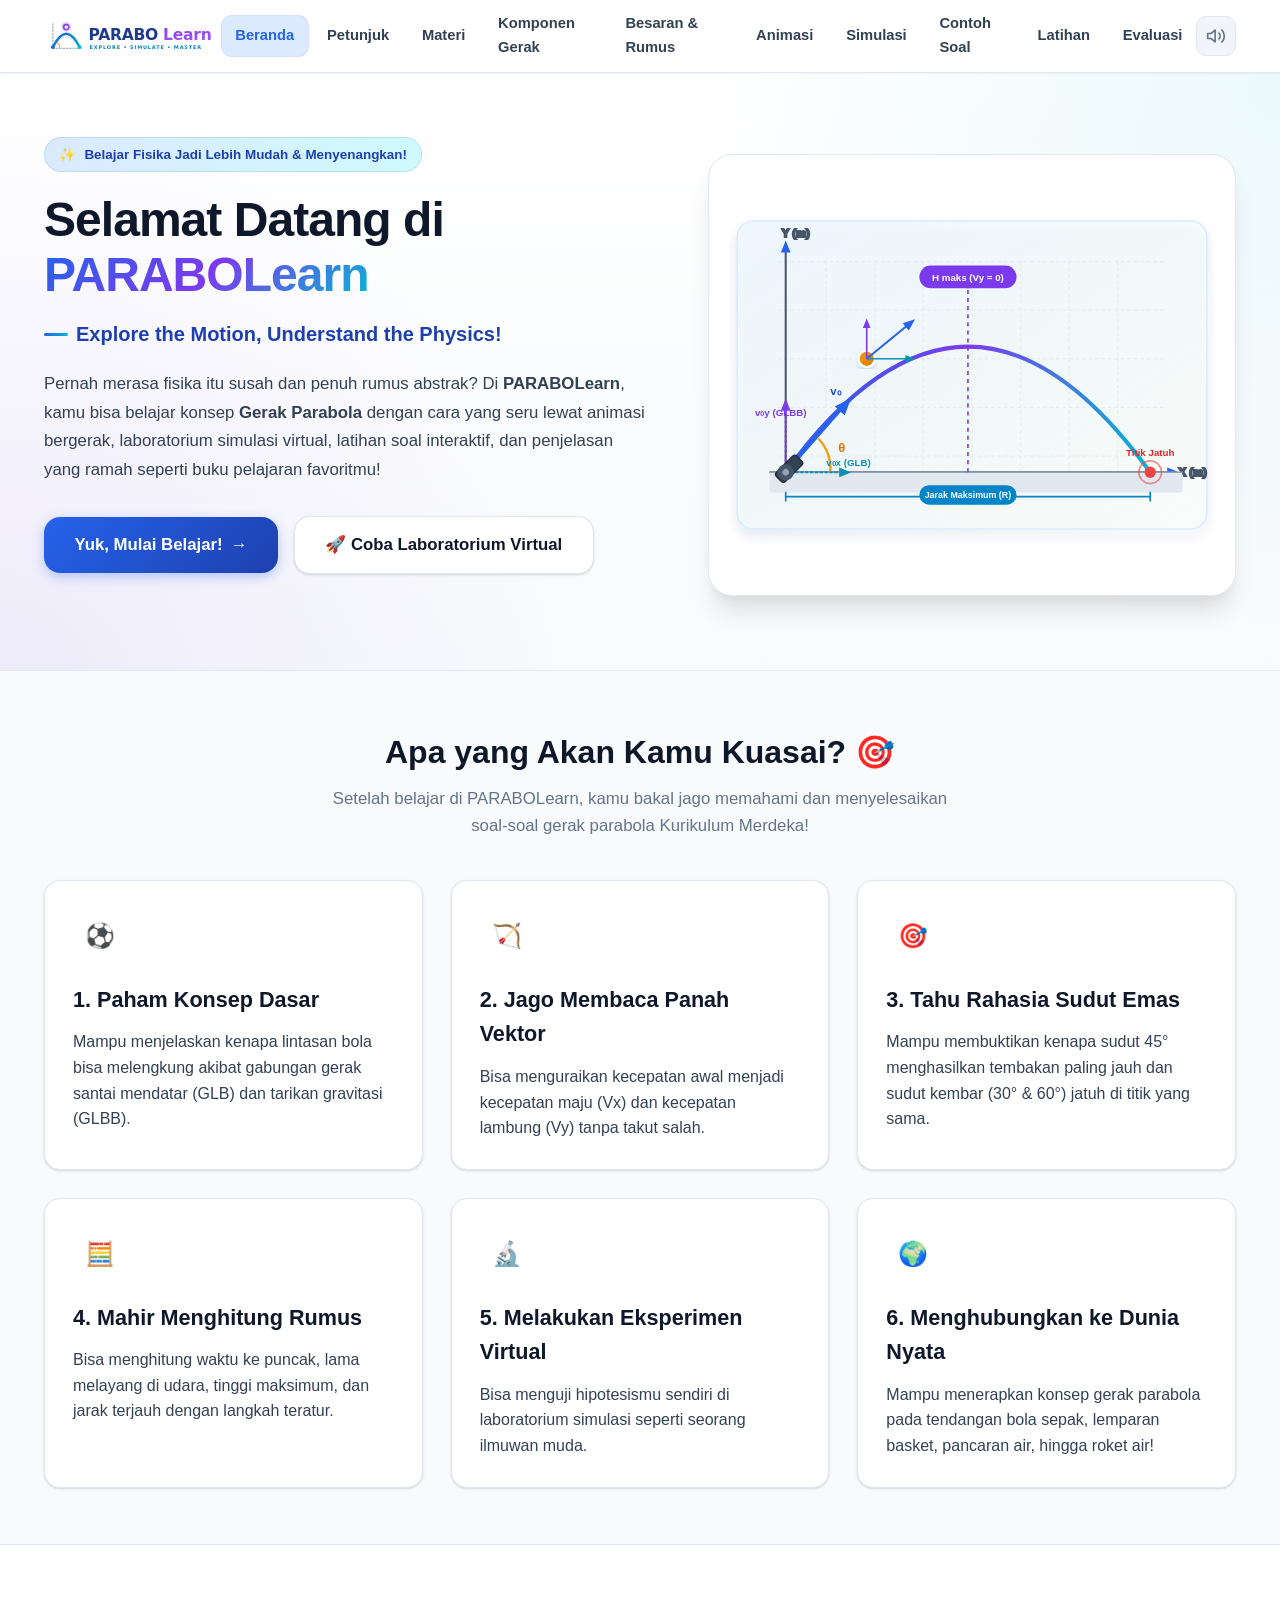
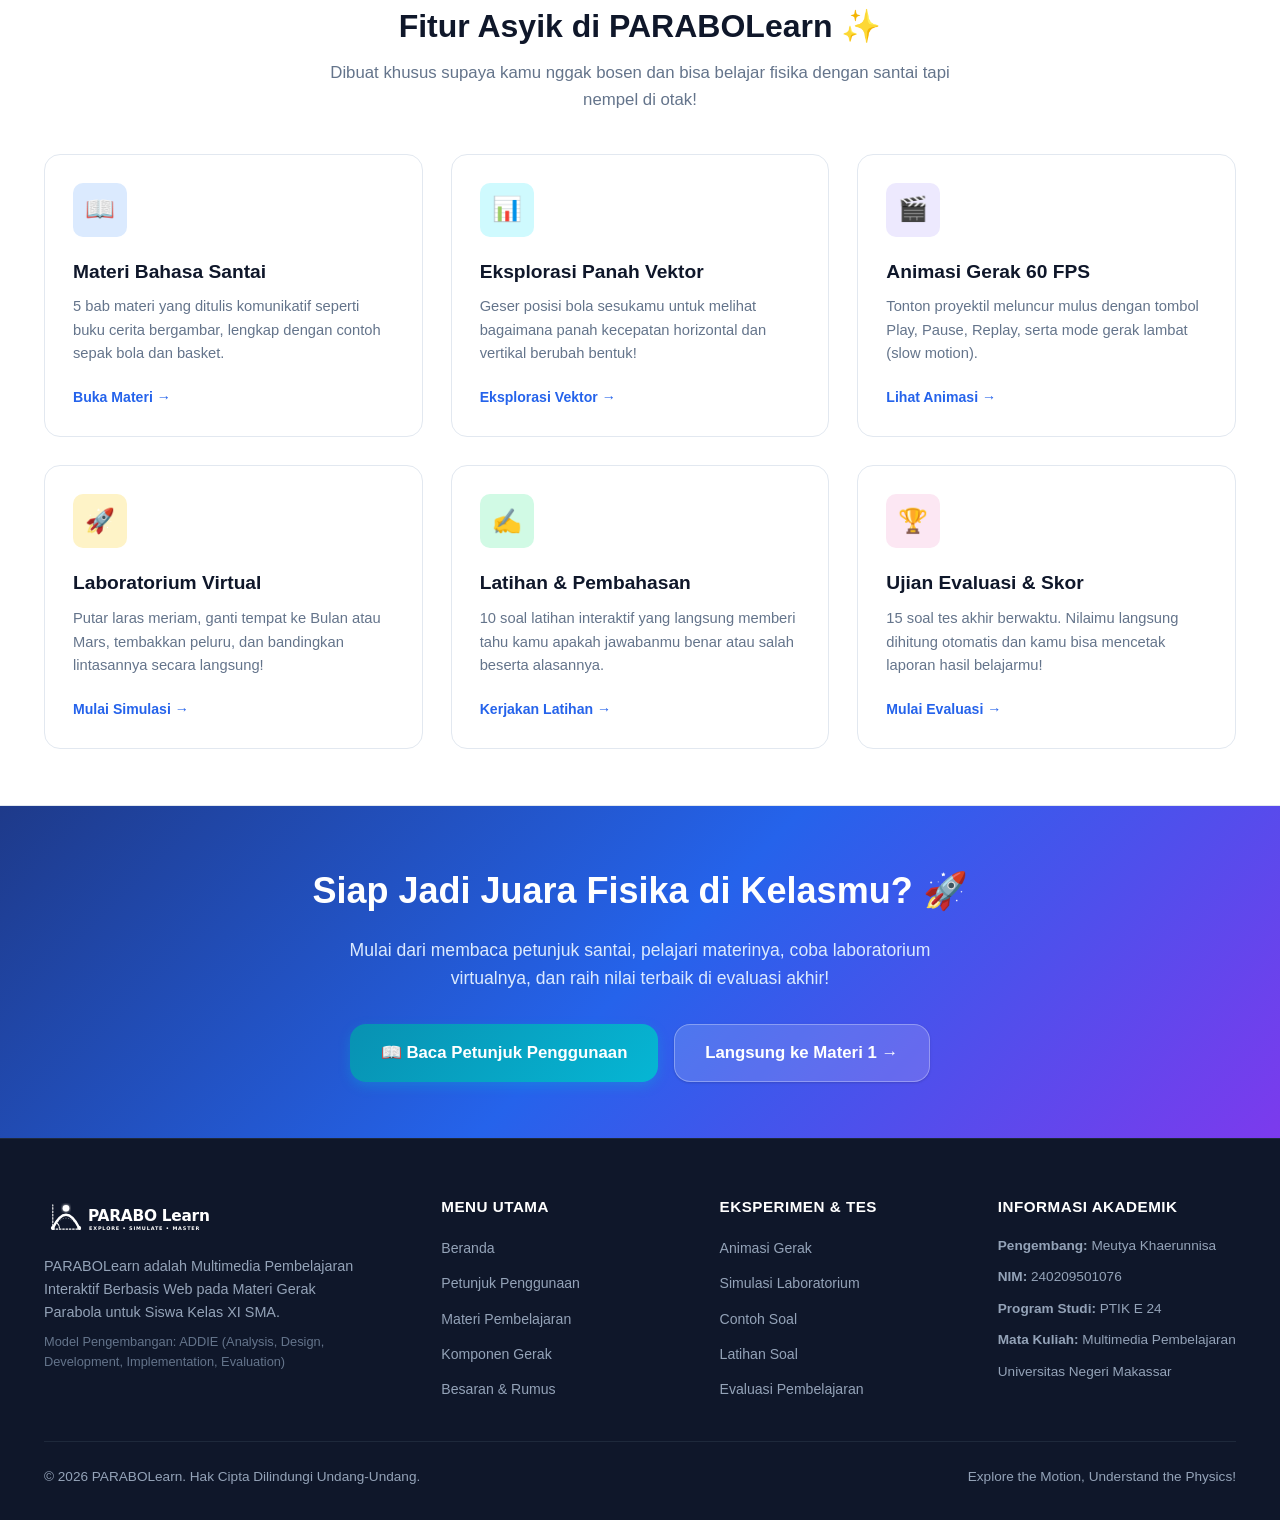
<file: index.html>
<!DOCTYPE html>
<html lang="id">

<head>
  <meta charset="UTF-8">
  <meta name="viewport" content="width=device-width, initial-scale=1.0">
  <title>PARABOLearn - Belajar Gerak Parabola Fisika Kelas XI SMA Jadi Mudah & Seru!</title>
  <meta name="description"
    content="Multimedia Pembelajaran Interaktif Fisika Berbasis Web pada Materi Gerak Parabola untuk Siswa Kelas XI SMA. Dikembangkan dengan model ADDIE.">
  <link rel="stylesheet" href="css/style.css">
  <link rel="stylesheet" href="css/responsive.css">
  <link rel="icon" type="image/svg+xml" href="assets/logo/logo.svg">
</head>

<body>

  <!-- Top Navigation Bar -->
  <header class="site-header">
    <div class="container nav-wrapper">
      <a href="index.html" class="brand-logo" aria-label="PARABOLearn Beranda">
        <img src="assets/logo/logo.svg" alt="Logo PARABOLearn">
      </a>

      <nav>
        <ul class="nav-menu">
          <li><a href="index.html" class="nav-link active">Beranda</a></li>
          <li><a href="pages/petunjuk.html" class="nav-link">Petunjuk</a></li>
          <li><a href="pages/materi.html" class="nav-link">Materi</a></li>
          <li><a href="pages/komponen.html" class="nav-link">Komponen Gerak</a></li>
          <li><a href="pages/besaran.html" class="nav-link">Besaran & Rumus</a></li>
          <li><a href="pages/animasi.html" class="nav-link">Animasi</a></li>
          <li><a href="pages/simulasi.html" class="nav-link">Simulasi</a></li>
          <li><a href="pages/contoh-soal.html" class="nav-link">Contoh Soal</a></li>
          <li><a href="pages/latihan.html" class="nav-link">Latihan</a></li>
          <li><a href="pages/evaluasi.html" class="nav-link">Evaluasi</a></li>
        </ul>
      </nav>

      <div class="nav-actions">
        <button class="sound-toggle-btn" aria-label="Toggle Suara" title="Aktif/Nonaktifkan Suara"></button>
        <button class="mobile-toggle" aria-label="Menu Navigasi Mobile">
          <span></span>
          <span></span>
          <span></span>
        </button>
      </div>
    </div>
  </header>


  <main>
    <!-- HERO SECTION -->
    <section class="hero-section">
      <div class="container hero-grid">
        <div class="hero-content">
          <div class="hero-badge">
            <span>✨</span> Belajar Fisika Jadi Lebih Mudah & Menyenangkan!
          </div>
          <h1 class="hero-title">
            Selamat Datang di <span class="text-gradient">PARABOLearn</span>
          </h1>
          <p class="hero-tagline">
            Explore the Motion, Understand the Physics!
          </p>
          <p class="hero-description">
            Pernah merasa fisika itu susah dan penuh rumus abstrak? Di <strong>PARABOLearn</strong>, kamu bisa belajar
            konsep <strong>Gerak Parabola</strong> dengan cara yang seru lewat animasi bergerak, laboratorium simulasi
            virtual, latihan soal interaktif, dan penjelasan yang ramah seperti buku pelajaran favoritmu!
          </p>
          <div class="hero-actions">
            <a href="pages/petunjuk.html" class="btn btn-primary btn-lg">
              <span>Yuk, Mulai Belajar!</span>
              <span>→</span>
            </a>
            <a href="pages/simulasi.html" class="btn btn-secondary btn-lg">
              <span>🚀 Coba Laboratorium Virtual</span>
            </a>
          </div>
        </div>

        <div class="hero-visual-card">
          <img src="assets/images/hero-parabola.svg" alt="Diagram Visual Gerak Parabola PARABOLearn" width="600"
            height="400">
        </div>
      </div>
    </section>

    <!-- TUJUAN PEMBELAJARAN (TP) SECTION -->
    <section class="section">
      <div class="container">
        <div class="section-title">
          <h2>Apa yang Akan Kamu Kuasai? 🎯</h2>
          <p>Setelah belajar di PARABOLearn, kamu bakal jago memahami dan menyelesaikan soal-soal gerak parabola
            Kurikulum Merdeka!</p>
        </div>

        <div class="grid-3">
          <div class="card">
            <div class="feature-icon-wrapper">⚽</div>
            <h3 class="card-title">1. Paham Konsep Dasar</h3>
            <p>Mampu menjelaskan kenapa lintasan bola bisa melengkung akibat gabungan gerak santai mendatar (GLB) dan
              tarikan gravitasi (GLBB).</p>
          </div>

          <div class="card">
            <div class="feature-icon-wrapper">🏹</div>
            <h3 class="card-title">2. Jago Membaca Panah Vektor</h3>
            <p>Bisa menguraikan kecepatan awal menjadi kecepatan maju (Vx) dan kecepatan lambung (Vy) tanpa takut salah.
            </p>
          </div>

          <div class="card">
            <div class="feature-icon-wrapper">🎯</div>
            <h3 class="card-title">3. Tahu Rahasia Sudut Emas</h3>
            <p>Mampu membuktikan kenapa sudut 45° menghasilkan tembakan paling jauh dan sudut kembar (30° & 60°) jatuh
              di titik yang sama.</p>
          </div>

          <div class="card">
            <div class="feature-icon-wrapper">🧮</div>
            <h3 class="card-title">4. Mahir Menghitung Rumus</h3>
            <p>Bisa menghitung waktu ke puncak, lama melayang di udara, tinggi maksimum, dan jarak terjauh dengan
              langkah teratur.</p>
          </div>

          <div class="card">
            <div class="feature-icon-wrapper">🔬</div>
            <h3 class="card-title">5. Melakukan Eksperimen Virtual</h3>
            <p>Bisa menguji hipotesismu sendiri di laboratorium simulasi seperti seorang ilmuwan muda.</p>
          </div>

          <div class="card">
            <div class="feature-icon-wrapper">🌍</div>
            <h3 class="card-title">6. Menghubungkan ke Dunia Nyata</h3>
            <p>Mampu menerapkan konsep gerak parabola pada tendangan bola sepak, lemparan basket, pancaran air, hingga
              roket air!</p>
          </div>
        </div>
      </div>
    </section>

    <!-- RINGKASAN FITUR UNGGULAN WEBSITE -->
    <section class="section"
      style="background-color: #FFFFFF; border-top: 1px solid var(--border-color); border-bottom: 1px solid var(--border-color);">
      <div class="container">
        <div class="section-title">
          <h2>Fitur Asyik di PARABOLearn ✨</h2>
          <p>Dibuat khusus supaya kamu nggak bosen dan bisa belajar fisika dengan santai tapi nempel di otak!</p>
        </div>

        <div class="grid-3">
          <div class="feature-card">
            <div class="feature-icon-wrapper">📖</div>
            <h3>Materi Bahasa Santai</h3>
            <p>5 bab materi yang ditulis komunikatif seperti buku cerita bergambar, lengkap dengan contoh sepak bola dan
              basket.</p>
            <a href="pages/materi.html" class="feature-link">Buka Materi →</a>
          </div>

          <div class="feature-card">
            <div class="feature-icon-wrapper">📊</div>
            <h3>Eksplorasi Panah Vektor</h3>
            <p>Geser posisi bola sesukamu untuk melihat bagaimana panah kecepatan horizontal dan vertikal berubah
              bentuk!</p>
            <a href="pages/komponen.html" class="feature-link">Eksplorasi Vektor →</a>
          </div>

          <div class="feature-card">
            <div class="feature-icon-wrapper">🎬</div>
            <h3>Animasi Gerak 60 FPS</h3>
            <p>Tonton proyektil meluncur mulus dengan tombol Play, Pause, Replay, serta mode gerak lambat (slow motion).
            </p>
            <a href="pages/animasi.html" class="feature-link">Lihat Animasi →</a>
          </div>

          <div class="feature-card">
            <div class="feature-icon-wrapper">🚀</div>
            <h3>Laboratorium Virtual</h3>
            <p>Putar laras meriam, ganti tempat ke Bulan atau Mars, tembakkan peluru, dan bandingkan lintasannya secara
              langsung!</p>
            <a href="pages/simulasi.html" class="feature-link">Mulai Simulasi →</a>
          </div>

          <div class="feature-card">
            <div class="feature-icon-wrapper">✍️</div>
            <h3>Latihan & Pembahasan</h3>
            <p>10 soal latihan interaktif yang langsung memberi tahu kamu apakah jawabanmu benar atau salah beserta
              alasannya.</p>
            <a href="pages/latihan.html" class="feature-link">Kerjakan Latihan →</a>
          </div>

          <div class="feature-card">
            <div class="feature-icon-wrapper">🏆</div>
            <h3>Ujian Evaluasi & Skor</h3>
            <p>15 soal tes akhir berwaktu. Nilaimu langsung dihitung otomatis dan kamu bisa mencetak laporan hasil
              belajarmu!</p>
            <a href="pages/evaluasi.html" class="feature-link">Mulai Evaluasi →</a>
          </div>
        </div>
      </div>
    </section>

    <!-- CALL TO ACTION SECTION -->
    <section class="section"
      style="background: linear-gradient(135deg, #1E3A8A 0%, #2563EB 50%, #7C3AED 100%); color: #FFFFFF; text-align: center;">
      <div class="container">
        <h2 style="font-size: 2.25rem; font-weight: 800; margin-bottom: 1rem; color: #FFFFFF;">Siap Jadi Juara Fisika di
          Kelasmu? 🚀</h2>
        <p style="font-size: 1.1rem; max-width: 650px; margin: 0 auto 2rem; color: #DBEAFE;">Mulai dari membaca petunjuk
          santai, pelajari materinya, coba laboratorium virtualnya, dan raih nilai terbaik di evaluasi akhir!</p>
        <div style="display: flex; gap: 1rem; justify-content: center; flex-wrap: wrap;">
          <a href="pages/petunjuk.html" class="btn btn-accent btn-lg" style="color: #FFFFFF; font-weight: 700;">
            <span>📖 Baca Petunjuk Penggunaan</span>
          </a>
          <a href="pages/materi.html" class="btn btn-secondary btn-lg"
            style="background: rgba(255,255,255,0.15); color: #FFFFFF; border-color: rgba(255,255,255,0.3);">
            <span>Langsung ke Materi 1 →</span>
          </a>
        </div>
      </div>
    </section>
  </main>

  <!-- Site Footer -->
  <footer class="site-footer">
    <div class="container">
      <div class="footer-grid">
        <div class="footer-brand">
          <img src="assets/logo/logo.svg" alt="Logo PARABOLearn"
            style="height: 44px; filter: brightness(0) invert(1); margin-bottom: 1rem;">
          <p>PARABOLearn adalah Multimedia Pembelajaran Interaktif Berbasis Web pada Materi Gerak Parabola untuk Siswa
            Kelas XI SMA.</p>
          <p style="margin-top: 0.5rem; font-size: 0.8rem; color: #64748B;">Model Pengembangan: ADDIE (Analysis, Design,
            Development, Implementation, Evaluation)</p>
        </div>

        <div class="footer-col">
          <h5>Menu Utama</h5>
          <ul class="footer-links">
            <li><a href="index.html">Beranda</a></li>
            <li><a href="pages/petunjuk.html">Petunjuk Penggunaan</a></li>
            <li><a href="pages/materi.html">Materi Pembelajaran</a></li>
            <li><a href="pages/komponen.html">Komponen Gerak</a></li>
            <li><a href="pages/besaran.html">Besaran & Rumus</a></li>
          </ul>
        </div>

        <div class="footer-col">
          <h5>Eksperimen & Tes</h5>
          <ul class="footer-links">
            <li><a href="pages/animasi.html">Animasi Gerak</a></li>
            <li><a href="pages/simulasi.html">Simulasi Laboratorium</a></li>
            <li><a href="pages/contoh-soal.html">Contoh Soal</a></li>
            <li><a href="pages/latihan.html">Latihan Soal</a></li>
            <li><a href="pages/evaluasi.html">Evaluasi Pembelajaran</a></li>
          </ul>
        </div>

        <div class="footer-col">
          <h5>Informasi Akademik</h5>
          <ul class="footer-links" style="font-size: 0.85rem; color: #94A3B8;">
            <li><strong>Pengembang:</strong> Meutya Khaerunnisa</li>
            <li><strong>NIM:</strong> 240209501076</li>
            <li><strong>Program Studi:</strong> PTIK E 24</li>
            <li><strong>Mata Kuliah:</strong> Multimedia Pembelajaran</li>
            <li>Universitas Negeri Makassar</li>
          </ul>
        </div>
      </div>

      <div class="footer-bottom">
        <div>&copy; 2026 PARABOLearn. Hak Cipta Dilindungi Undang-Undang.</div>
        <div>Explore the Motion, Understand the Physics!</div>
      </div>
    </div>
  </footer>

  <script src="js/storage.js"></script>
  <script src="js/main.js"></script>
</body>

</html>
</file>
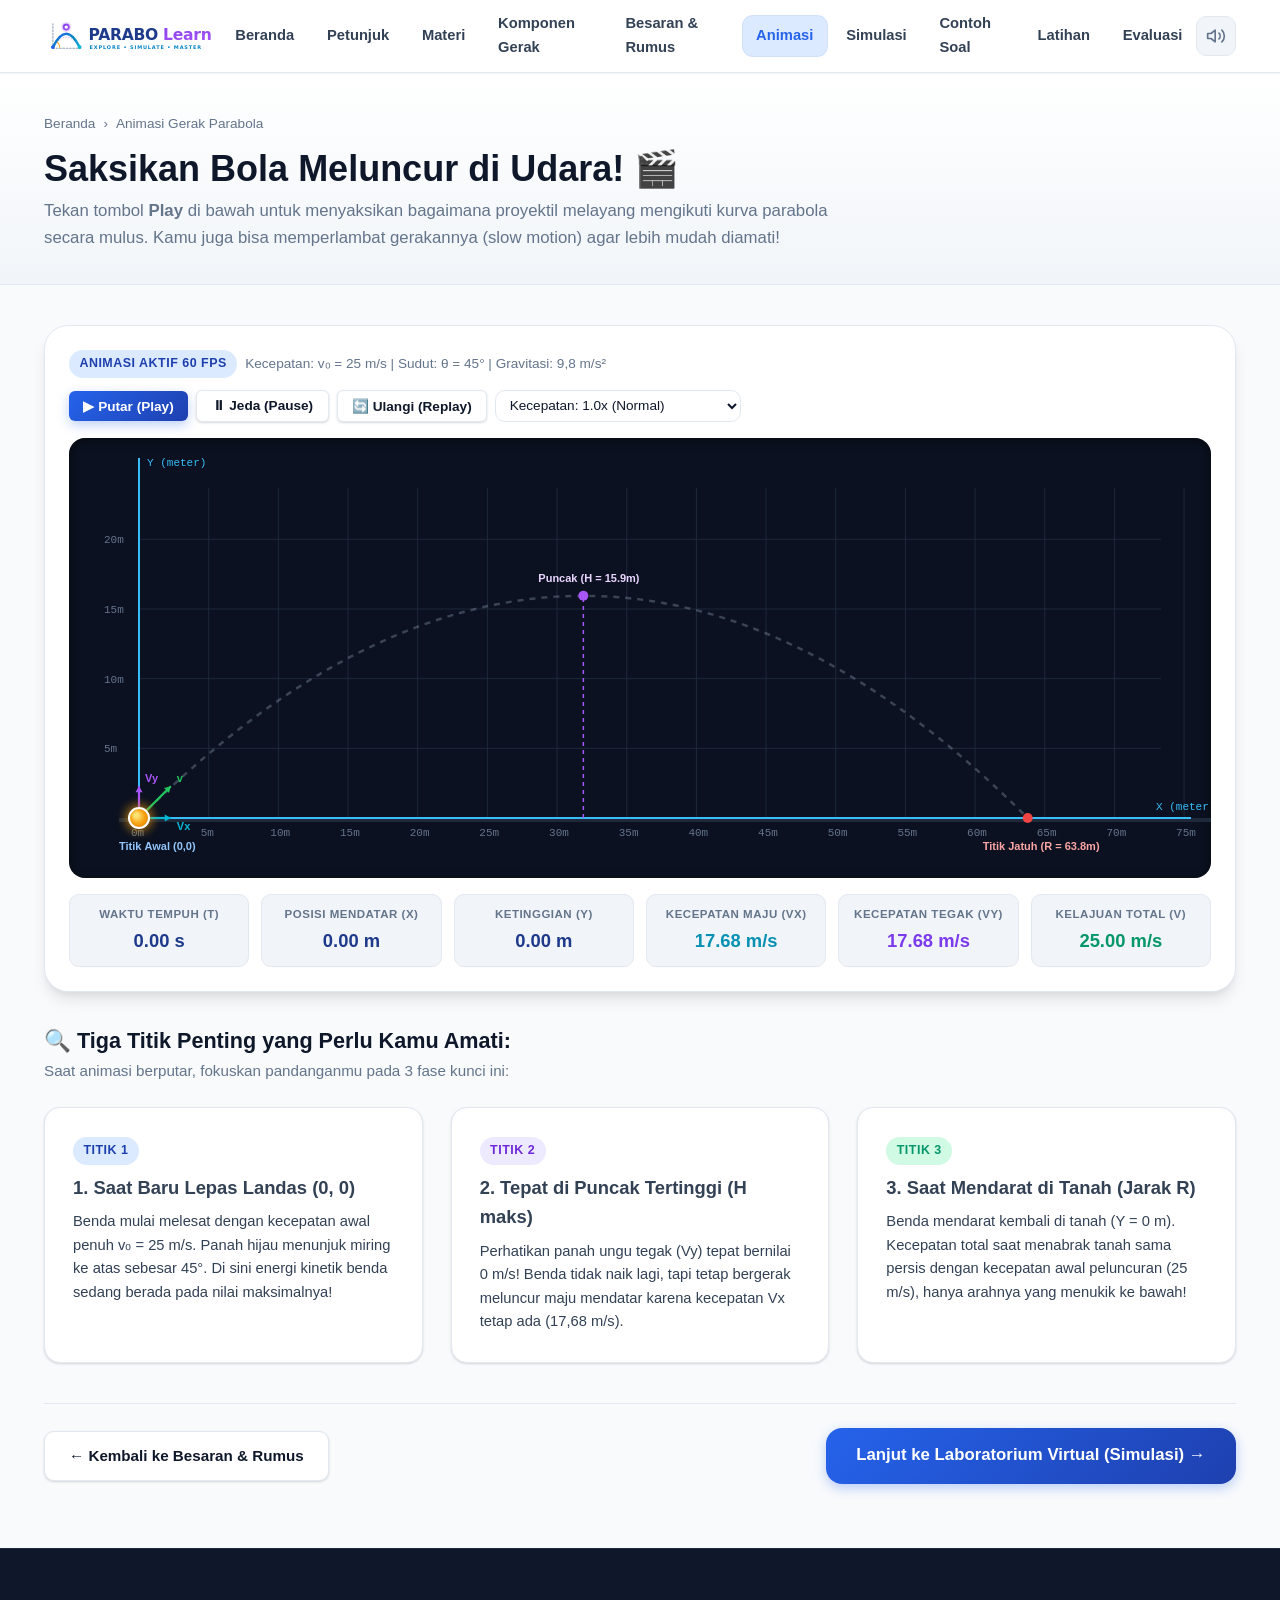
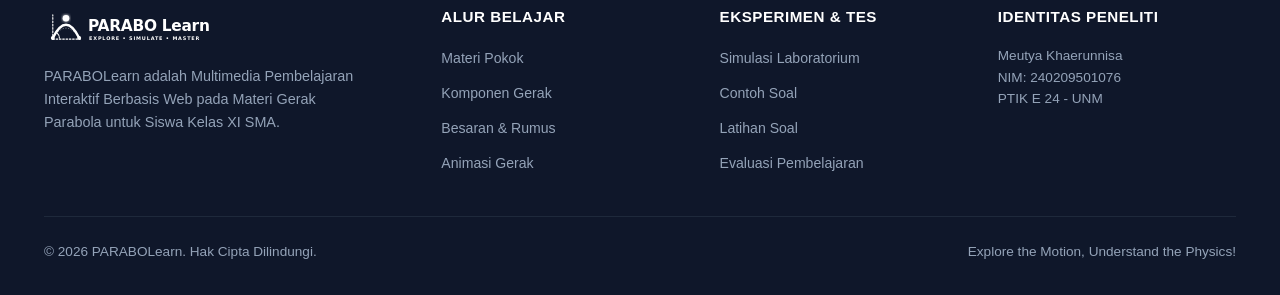
<file: pages/animasi.html>
<!DOCTYPE html>
<html lang="id">

<head>
  <meta charset="UTF-8">
  <meta name="viewport" content="width=device-width, initial-scale=1.0">
  <title>Animasi Gerak Parabola - PARABOLearn</title>
  <link rel="stylesheet" href="../css/style.css">
  <link rel="stylesheet" href="../css/responsive.css">
  <link rel="icon" type="image/svg+xml" href="../assets/logo/logo.svg">
  <style>
    .anim-stage-card {
      background-color: var(--bg-card);
      border-radius: var(--radius-xl);
      border: 1px solid var(--border-color);
      padding: 1.5rem;
      box-shadow: var(--shadow-lg);
      margin-bottom: 2rem;
    }

    .anim-canvas-wrapper {
      position: relative;
      width: 100%;
      height: 440px;
      background-color: #0B1120;
      border-radius: var(--radius-lg);
      overflow: hidden;
      box-shadow: inset 0 2px 10px rgba(0, 0, 0, 0.5);
    }

    .anim-canvas-wrapper canvas {
      width: 100%;
      height: 100%;
      display: block;
    }
  </style>
</head>

<body>

  <!-- Top Navigation Bar -->
  <header class="site-header">
    <div class="container nav-wrapper">
      <a href="../index.html" class="brand-logo" aria-label="PARABOLearn Beranda">
        <img src="../assets/logo/logo.svg" alt="Logo PARABOLearn">
      </a>

      <nav>
        <ul class="nav-menu">
          <li><a href="../index.html" class="nav-link">Beranda</a></li>
          <li><a href="petunjuk.html" class="nav-link">Petunjuk</a></li>
          <li><a href="materi.html" class="nav-link">Materi</a></li>
          <li><a href="komponen.html" class="nav-link">Komponen Gerak</a></li>
          <li><a href="besaran.html" class="nav-link">Besaran & Rumus</a></li>
          <li><a href="animasi.html" class="nav-link active">Animasi</a></li>
          <li><a href="simulasi.html" class="nav-link">Simulasi</a></li>
          <li><a href="contoh-soal.html" class="nav-link">Contoh Soal</a></li>
          <li><a href="latihan.html" class="nav-link">Latihan</a></li>
          <li><a href="evaluasi.html" class="nav-link">Evaluasi</a></li>
        </ul>
      </nav>

      <div class="nav-actions">
        <button class="sound-toggle-btn" aria-label="Toggle Suara" title="Aktif/Nonaktifkan Suara"></button>
        <button class="mobile-toggle" aria-label="Menu Navigasi Mobile">
          <span></span>
          <span></span>
          <span></span>
        </button>
      </div>
    </div>
  </header>


  <!-- Page Header -->
  <div class="page-hero">
    <div class="container">
      <nav class="breadcrumb" aria-label="Breadcrumb">
        <a href="../index.html">Beranda</a>
        <span>›</span>
        <span>Animasi Gerak Parabola</span>
      </nav>
      <h1 class="page-title">Saksikan Bola Meluncur di Udara! 🎬</h1>
      <p class="page-subtitle">Tekan tombol <strong>Play</strong> di bawah untuk menyaksikan bagaimana proyektil
        melayang mengikuti kurva parabola secara mulus. Kamu juga bisa memperlambat gerakannya (slow motion) agar lebih
        mudah diamati!</p>
    </div>
  </div>

  <main class="container" style="margin-bottom: 4rem;">
    <!-- Main Animation Stage -->
    <div class="anim-stage-card">
      <div
        style="display:flex; justify-content:space-between; align-items:center; margin-bottom:1rem; flex-wrap:wrap; gap:0.75rem;">
        <div style="display:flex; align-items:center; gap:0.5rem;">
          <span class="badge badge-primary">Animasi Aktif 60 FPS</span>
          <span style="font-size:0.85rem; color:var(--text-muted);">Kecepatan: v₀ = 25 m/s | Sudut: θ = 45° | Gravitasi:
            9,8 m/s²</span>
        </div>

        <!-- Playback Controls -->
        <div style="display:flex; align-items:center; gap:0.5rem;">
          <button id="btn-play" class="btn btn-primary btn-sm">
            <span>▶ Putar (Play)</span>
          </button>
          <button id="btn-pause" class="btn btn-secondary btn-sm">
            <span>⏸ Jeda (Pause)</span>
          </button>
          <button id="btn-replay" class="btn btn-secondary btn-sm">
            <span>🔄 Ulangi (Replay)</span>
          </button>
          <!-- Speed dropdown -->
          <select id="select-speed" class="select-input"
            style="width: auto; padding: 0.4rem 0.6rem; font-size: 0.85rem;">
            <option value="1.0">Kecepatan: 1.0x (Normal)</option>
            <option value="0.5">Kecepatan: 0.5x (Lambat)</option>
            <option value="0.25">Kecepatan: 0.25x (Super Lambat)</option>
          </select>
        </div>
      </div>

      <!-- Canvas Stage -->
      <div class="anim-canvas-wrapper">
        <canvas id="anim-canvas"></canvas>
      </div>

      <!-- Live Telemetry HUD -->
      <div class="sim-telemetry-grid">
        <div class="telemetry-item">
          <div class="telemetry-label">Waktu Tempuh (t)</div>
          <div id="hud-time" class="telemetry-value">0.00 s</div>
        </div>
        <div class="telemetry-item">
          <div class="telemetry-label">Posisi Mendatar (X)</div>
          <div id="hud-x" class="telemetry-value">0.00 m</div>
        </div>
        <div class="telemetry-item">
          <div class="telemetry-label">Ketinggian (Y)</div>
          <div id="hud-y" class="telemetry-value">0.00 m</div>
        </div>
        <div class="telemetry-item">
          <div class="telemetry-label">Kecepatan Maju (Vx)</div>
          <div id="hud-vx" class="telemetry-value" style="color:var(--cyan-dark);">17.68 m/s</div>
        </div>
        <div class="telemetry-item">
          <div class="telemetry-label">Kecepatan Tegak (Vy)</div>
          <div id="hud-vy" class="telemetry-value" style="color:var(--purple);">17.68 m/s</div>
        </div>
        <div class="telemetry-item">
          <div class="telemetry-label">Kelajuan Total (v)</div>
          <div id="hud-v" class="telemetry-value" style="color:var(--success-dark);">25.00 m/s</div>
        </div>
      </div>
    </div>

    <!-- Petunjuk Observasi Siswa -->
    <div class="section-title" style="margin-bottom: 1.5rem; text-align: left;">
      <h3 style="font-size: 1.35rem; font-weight: 800; color: var(--text-main);">🔍 Tiga Titik Penting yang Perlu Kamu
        Amati:</h3>
      <p style="font-size: 0.95rem; color: var(--text-muted); margin: 0;">Saat animasi berputar, fokuskan pandanganmu
        pada 3 fase kunci ini:</p>
    </div>

    <div class="grid-3" style="margin-bottom: 2.5rem;">
      <div class="card">
        <div class="badge badge-primary" style="margin-bottom: 0.5rem;">Titik 1</div>
        <h4 style="font-size: 1.15rem; font-weight: 700; margin-bottom: 0.5rem;">1. Saat Baru Lepas Landas (0, 0)</h4>
        <p style="font-size: 0.92rem; color: var(--text-body); line-height: 1.6;">Benda mulai melesat dengan kecepatan
          awal penuh v₀ = 25 m/s. Panah hijau menunjuk miring ke atas sebesar 45°. Di sini energi kinetik benda sedang
          berada pada nilai maksimalnya!</p>
      </div>

      <div class="card">
        <div class="badge badge-purple" style="margin-bottom: 0.5rem;">Titik 2</div>
        <h4 style="font-size: 1.15rem; font-weight: 700; margin-bottom: 0.5rem;">2. Tepat di Puncak Tertinggi (H maks)
        </h4>
        <p style="font-size: 0.92rem; color: var(--text-body); line-height: 1.6;">Perhatikan panah ungu tegak (Vy) tepat
          bernilai 0 m/s! Benda tidak naik lagi, tapi tetap bergerak meluncur maju mendatar karena kecepatan Vx tetap
          ada (17,68 m/s).</p>
      </div>

      <div class="card">
        <div class="badge badge-success" style="margin-bottom: 0.5rem;">Titik 3</div>
        <h4 style="font-size: 1.15rem; font-weight: 700; margin-bottom: 0.5rem;">3. Saat Mendarat di Tanah (Jarak R)
        </h4>
        <p style="font-size: 0.92rem; color: var(--text-body); line-height: 1.6;">Benda mendarat kembali di tanah (Y = 0
          m). Kecepatan total saat menabrak tanah sama persis dengan kecepatan awal peluncuran (25 m/s), hanya arahnya
          yang menukik ke bawah!</p>
      </div>
    </div>

    <!-- Tombol Navigasi Lanjut dan Kembali -->
    <div
      style="display: flex; justify-content: space-between; align-items: center; padding-top: 1.5rem; border-top: 1px solid var(--border-color);">
      <a href="besaran.html" class="btn btn-secondary">
        <span>← Kembali ke Besaran & Rumus</span>
      </a>
      <a href="simulasi.html" class="btn btn-primary btn-lg">
        <span>Lanjut ke Laboratorium Virtual (Simulasi) →</span>
      </a>
    </div>
  </main>

  <!-- Site Footer -->
  <footer class="site-footer">
    <div class="container">
      <div class="footer-grid">
        <div class="footer-brand">
          <img src="../assets/logo/logo.svg" alt="Logo PARABOLearn"
            style="height: 44px; filter: brightness(0) invert(1); margin-bottom: 1rem;">
          <p>PARABOLearn adalah Multimedia Pembelajaran Interaktif Berbasis Web pada Materi Gerak Parabola untuk Siswa
            Kelas XI SMA.</p>
        </div>
        <div class="footer-col">
          <h5>Alur Belajar</h5>
          <ul class="footer-links">
            <li><a href="materi.html">Materi Pokok</a></li>
            <li><a href="komponen.html">Komponen Gerak</a></li>
            <li><a href="besaran.html">Besaran & Rumus</a></li>
            <li><a href="animasi.html">Animasi Gerak</a></li>
          </ul>
        </div>
        <div class="footer-col">
          <h5>Eksperimen & Tes</h5>
          <ul class="footer-links">
            <li><a href="simulasi.html">Simulasi Laboratorium</a></li>
            <li><a href="contoh-soal.html">Contoh Soal</a></li>
            <li><a href="latihan.html">Latihan Soal</a></li>
            <li><a href="evaluasi.html">Evaluasi Pembelajaran</a></li>
          </ul>
        </div>
        <div class="footer-col">
          <h5>Identitas Peneliti</h5>
          <p style="font-size:0.85rem; color:#94A3B8;">Meutya Khaerunnisa<br>NIM: 240209501076<br>PTIK E 24 - UNM</p>
        </div>
      </div>
      <div class="footer-bottom">
        <div>&copy; 2026 PARABOLearn. Hak Cipta Dilindungi.</div>
        <div>Explore the Motion, Understand the Physics!</div>
      </div>
    </div>
  </footer>

  <script src="../js/storage.js"></script>
  <script src="../js/main.js"></script>
  <script src="../js/animation.js"></script>
  <script>
    document.addEventListener('DOMContentLoaded', () => {
      const animator = new ParabolaAnimator('anim-canvas');

      const btnPlay = document.getElementById('btn-play');
      const btnPause = document.getElementById('btn-pause');
      const btnReplay = document.getElementById('btn-replay');
      const selectSpeed = document.getElementById('select-speed');

      btnPlay.addEventListener('click', () => animator.start());
      btnPause.addEventListener('click', () => animator.pause());
      btnReplay.addEventListener('click', () => animator.reset());

      selectSpeed.addEventListener('change', (e) => {
        animator.setSpeed(parseFloat(e.target.value));
      });
    });
  </script>
</body>

</html>
</file>
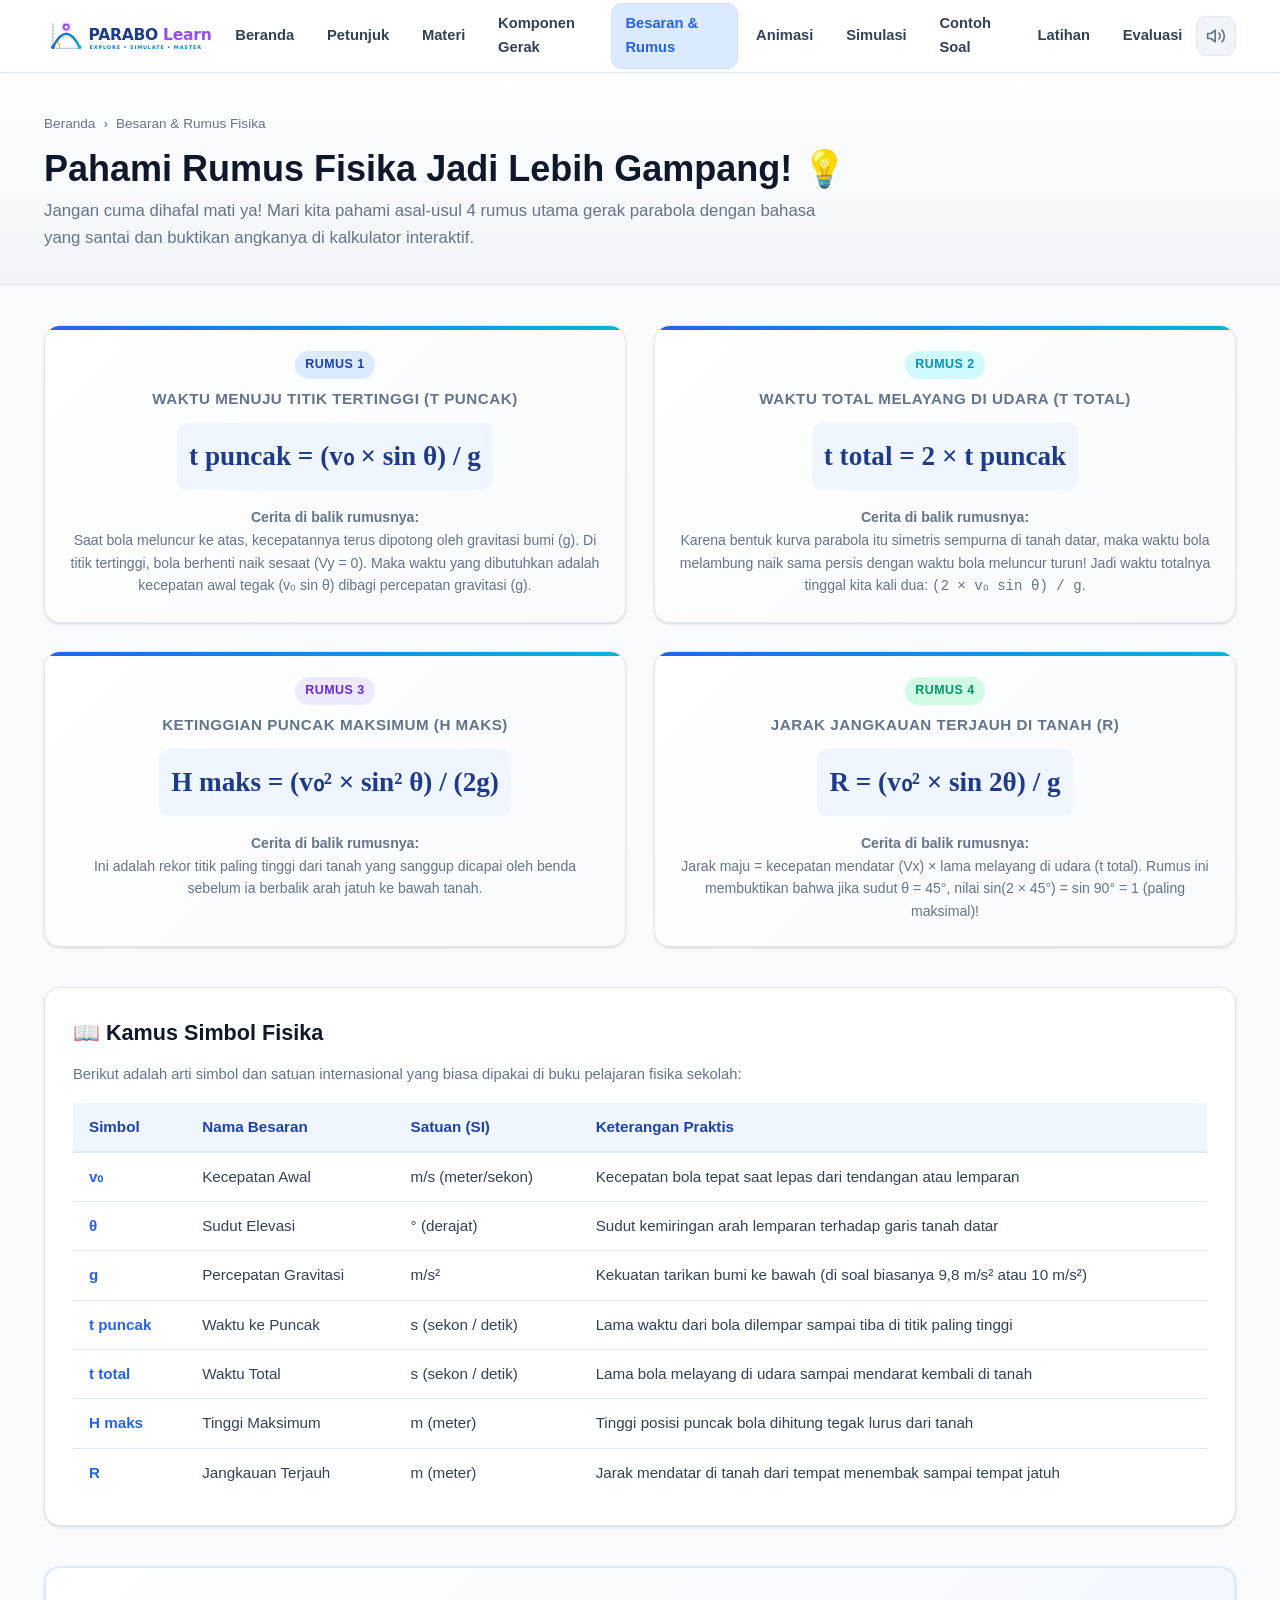
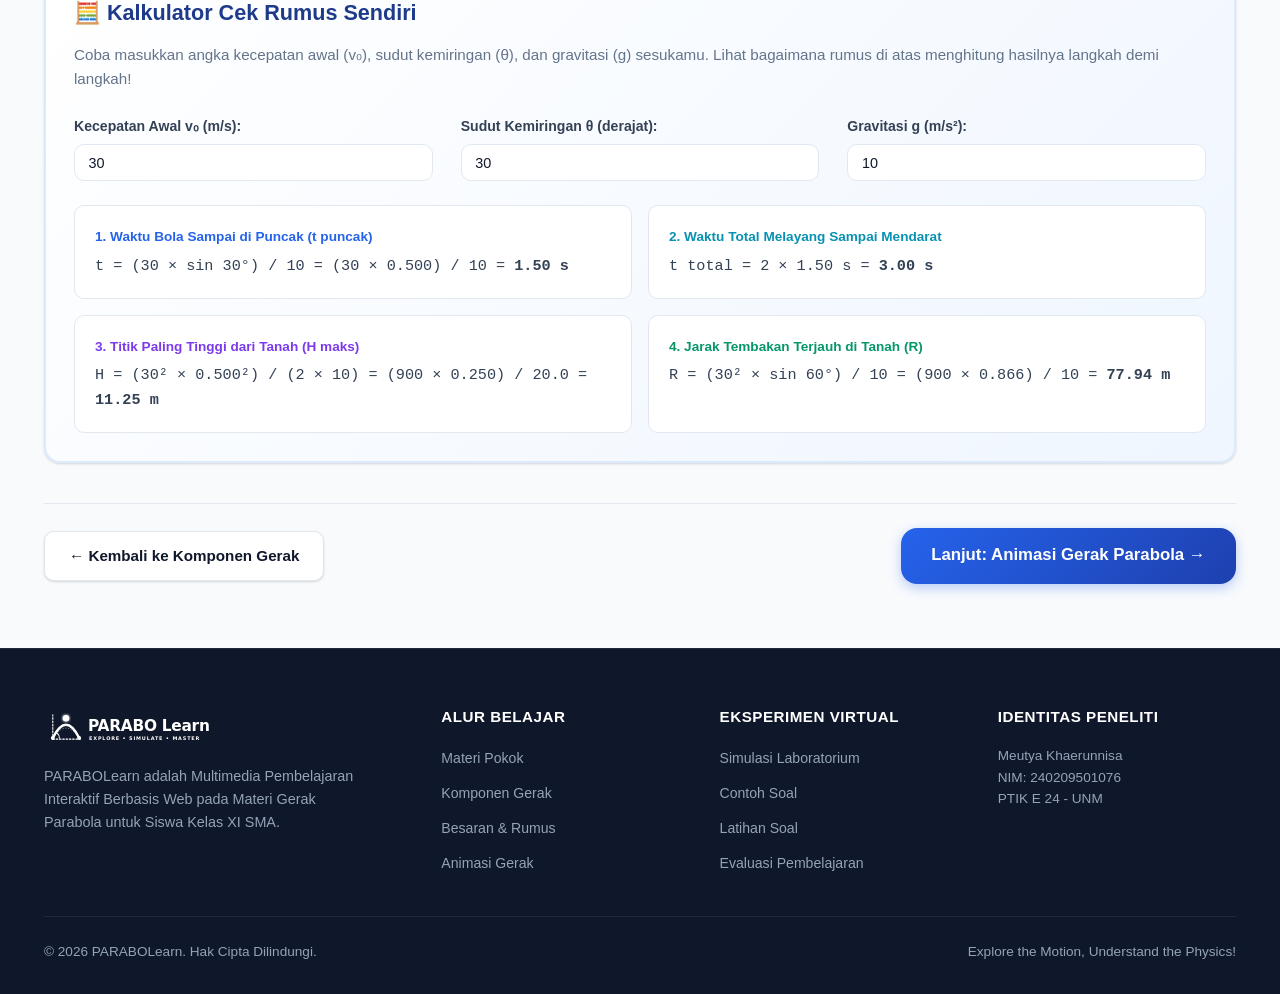
<file: pages/besaran.html>
<!DOCTYPE html>
<html lang="id">

<head>
  <meta charset="UTF-8">
  <meta name="viewport" content="width=device-width, initial-scale=1.0">
  <title>Besaran dan Rumus - PARABOLearn</title>
  <link rel="stylesheet" href="../css/style.css">
  <link rel="stylesheet" href="../css/responsive.css">
  <link rel="icon" type="image/svg+xml" href="../assets/logo/logo.svg">
</head>

<body>

  <!-- Top Navigation Bar -->
  <header class="site-header">
    <div class="container nav-wrapper">
      <a href="../index.html" class="brand-logo" aria-label="PARABOLearn Beranda">
        <img src="../assets/logo/logo.svg" alt="Logo PARABOLearn">
      </a>

      <nav>
        <ul class="nav-menu">
          <li><a href="../index.html" class="nav-link">Beranda</a></li>
          <li><a href="petunjuk.html" class="nav-link">Petunjuk</a></li>
          <li><a href="materi.html" class="nav-link">Materi</a></li>
          <li><a href="komponen.html" class="nav-link">Komponen Gerak</a></li>
          <li><a href="besaran.html" class="nav-link active">Besaran & Rumus</a></li>
          <li><a href="animasi.html" class="nav-link">Animasi</a></li>
          <li><a href="simulasi.html" class="nav-link">Simulasi</a></li>
          <li><a href="contoh-soal.html" class="nav-link">Contoh Soal</a></li>
          <li><a href="latihan.html" class="nav-link">Latihan</a></li>
          <li><a href="evaluasi.html" class="nav-link">Evaluasi</a></li>
        </ul>
      </nav>

      <div class="nav-actions">
        <button class="sound-toggle-btn" aria-label="Toggle Suara" title="Aktif/Nonaktifkan Suara"></button>
        <button class="mobile-toggle" aria-label="Menu Navigasi Mobile">
          <span></span>
          <span></span>
          <span></span>
        </button>
      </div>
    </div>
  </header>



  <!-- Page Header -->
  <div class="page-hero">
    <div class="container">
      <nav class="breadcrumb" aria-label="Breadcrumb">
        <a href="../index.html">Beranda</a>
        <span>›</span>
        <span>Besaran & Rumus Fisika</span>
      </nav>
      <h1 class="page-title">Pahami Rumus Fisika Jadi Lebih Gampang! 💡</h1>
      <p class="page-subtitle">Jangan cuma dihafal mati ya! Mari kita pahami asal-usul 4 rumus utama gerak parabola
        dengan bahasa yang santai dan buktikan angkanya di kalkulator interaktif.</p>
    </div>
  </div>

  <main class="container" style="margin-bottom: 4rem;">
    <!-- 4 Formula Cards -->
    <div class="grid-2" style="margin-bottom: 2.5rem;">
      <!-- Rumus 1: Waktu Puncak -->
      <div class="formula-card">
        <div class="badge badge-primary" style="margin-bottom: 0.5rem;">Rumus 1</div>
        <div class="formula-name">Waktu Menuju Titik Tertinggi (t puncak)</div>
        <div class="formula-equation">t puncak = (v₀ × sin θ) / g</div>
        <p class="formula-desc" style="line-height: 1.6;">
          <strong>Cerita di balik rumusnya:</strong><br>
          Saat bola meluncur ke atas, kecepatannya terus dipotong oleh gravitasi bumi (g). Di titik tertinggi, bola
          berhenti naik sesaat (Vy = 0). Maka waktu yang dibutuhkan adalah kecepatan awal tegak (v₀ sin θ) dibagi
          percepatan gravitasi (g).
        </p>
      </div>

      <!-- Rumus 2: Waktu Total -->
      <div class="formula-card">
        <div class="badge badge-cyan" style="margin-bottom: 0.5rem;">Rumus 2</div>
        <div class="formula-name">Waktu Total Melayang di Udara (t total)</div>
        <div class="formula-equation">t total = 2 × t puncak</div>
        <p class="formula-desc" style="line-height: 1.6;">
          <strong>Cerita di balik rumusnya:</strong><br>
          Karena bentuk kurva parabola itu simetris sempurna di tanah datar, maka waktu bola melambung naik sama persis
          dengan waktu bola meluncur turun! Jadi waktu totalnya tinggal kita kali dua: <code>(2 × v₀ sin θ) / g</code>.
        </p>
      </div>

      <!-- Rumus 3: Tinggi Maksimum -->
      <div class="formula-card">
        <div class="badge badge-purple" style="margin-bottom: 0.5rem;">Rumus 3</div>
        <div class="formula-name">Ketinggian Puncak Maksimum (H maks)</div>
        <div class="formula-equation">H maks = (v₀² × sin² θ) / (2g)</div>
        <p class="formula-desc" style="line-height: 1.6;">
          <strong>Cerita di balik rumusnya:</strong><br>
          Ini adalah rekor titik paling tinggi dari tanah yang sanggup dicapai oleh benda sebelum ia berbalik arah jatuh
          ke bawah tanah.
        </p>
      </div>

      <!-- Rumus 4: Jarak Maksimum -->
      <div class="formula-card">
        <div class="badge badge-success" style="margin-bottom: 0.5rem;">Rumus 4</div>
        <div class="formula-name">Jarak Jangkauan Terjauh di Tanah (R)</div>
        <div class="formula-equation">R = (v₀² × sin 2θ) / g</div>
        <p class="formula-desc" style="line-height: 1.6;">
          <strong>Cerita di balik rumusnya:</strong><br>
          Jarak maju = kecepatan mendatar (Vx) × lama melayang di udara (t total). Rumus ini membuktikan bahwa jika
          sudut θ = 45°, nilai sin(2 × 45°) = sin 90° = 1 (paling maksimal)!
        </p>
      </div>
    </div>

    <!-- Tabel Keterangan Simbol -->
    <div class="card" style="margin-bottom: 2.5rem;">
      <h3 class="card-title">📖 Kamus Simbol Fisika</h3>
      <p style="font-size:0.92rem; color:var(--text-muted); margin-bottom:1rem;">
        Berikut adalah arti simbol dan satuan internasional yang biasa dipakai di buku pelajaran fisika sekolah:
      </p>
      <div style="overflow-x: auto;">
        <table style="width: 100%; border-collapse: collapse; font-size: 0.95rem; text-align: left;">
          <thead>
            <tr
              style="background-color: var(--primary-light); color: var(--primary-dark); border-bottom: 2px solid var(--border-color);">
              <th style="padding: 0.75rem 1rem;">Simbol</th>
              <th style="padding: 0.75rem 1rem;">Nama Besaran</th>
              <th style="padding: 0.75rem 1rem;">Satuan (SI)</th>
              <th style="padding: 0.75rem 1rem;">Keterangan Praktis</th>
            </tr>
          </thead>
          <tbody>
            <tr style="border-bottom: 1px solid var(--border-color);">
              <td style="padding: 0.75rem 1rem; font-weight: bold; color:var(--primary);">v₀</td>
              <td style="padding: 0.75rem 1rem;">Kecepatan Awal</td>
              <td style="padding: 0.75rem 1rem;">m/s (meter/sekon)</td>
              <td style="padding: 0.75rem 1rem;">Kecepatan bola tepat saat lepas dari tendangan atau lemparan</td>
            </tr>
            <tr style="border-bottom: 1px solid var(--border-color);">
              <td style="padding: 0.75rem 1rem; font-weight: bold; color:var(--primary);">θ</td>
              <td style="padding: 0.75rem 1rem;">Sudut Elevasi</td>
              <td style="padding: 0.75rem 1rem;">° (derajat)</td>
              <td style="padding: 0.75rem 1rem;">Sudut kemiringan arah lemparan terhadap garis tanah datar</td>
            </tr>
            <tr style="border-bottom: 1px solid var(--border-color);">
              <td style="padding: 0.75rem 1rem; font-weight: bold; color:var(--primary);">g</td>
              <td style="padding: 0.75rem 1rem;">Percepatan Gravitasi</td>
              <td style="padding: 0.75rem 1rem;">m/s²</td>
              <td style="padding: 0.75rem 1rem;">Kekuatan tarikan bumi ke bawah (di soal biasanya 9,8 m/s² atau 10 m/s²)
              </td>
            </tr>
            <tr style="border-bottom: 1px solid var(--border-color);">
              <td style="padding: 0.75rem 1rem; font-weight: bold; color:var(--primary);">t puncak</td>
              <td style="padding: 0.75rem 1rem;">Waktu ke Puncak</td>
              <td style="padding: 0.75rem 1rem;">s (sekon / detik)</td>
              <td style="padding: 0.75rem 1rem;">Lama waktu dari bola dilempar sampai tiba di titik paling tinggi</td>
            </tr>
            <tr style="border-bottom: 1px solid var(--border-color);">
              <td style="padding: 0.75rem 1rem; font-weight: bold; color:var(--primary);">t total</td>
              <td style="padding: 0.75rem 1rem;">Waktu Total</td>
              <td style="padding: 0.75rem 1rem;">s (sekon / detik)</td>
              <td style="padding: 0.75rem 1rem;">Lama bola melayang di udara sampai mendarat kembali di tanah</td>
            </tr>
            <tr style="border-bottom: 1px solid var(--border-color);">
              <td style="padding: 0.75rem 1rem; font-weight: bold; color:var(--primary);">H maks</td>
              <td style="padding: 0.75rem 1rem;">Tinggi Maksimum</td>
              <td style="padding: 0.75rem 1rem;">m (meter)</td>
              <td style="padding: 0.75rem 1rem;">Tinggi posisi puncak bola dihitung tegak lurus dari tanah</td>
            </tr>
            <tr>
              <td style="padding: 0.75rem 1rem; font-weight: bold; color:var(--primary);">R</td>
              <td style="padding: 0.75rem 1rem;">Jangkauan Terjauh</td>
              <td style="padding: 0.75rem 1rem;">m (meter)</td>
              <td style="padding: 0.75rem 1rem;">Jarak mendatar di tanah dari tempat menembak sampai tempat jatuh</td>
            </tr>
          </tbody>
        </table>
      </div>
    </div>

    <!-- KALKULATOR RUMUS INTERAKTIF (Eksplorasi Pembuktian Matematis) -->
    <div class="card"
      style="background: linear-gradient(135deg, #FFFFFF 0%, #EFF6FF 100%); border: 2px solid var(--primary-soft); margin-bottom: 2.5rem;">
      <h3 class="card-title" style="color: var(--primary-deep);">🧮 Kalkulator Cek Rumus Sendiri</h3>
      <p style="font-size: 0.95rem; color: var(--text-muted); margin-bottom: 1.5rem;">
        Coba masukkan angka kecepatan awal (v₀), sudut kemiringan (θ), dan gravitasi (g) sesukamu. Lihat bagaimana rumus
        di atas menghitung hasilnya langkah demi langkah!
      </p>

      <div class="grid-3" style="margin-bottom: 1.5rem;">
        <div>
          <label style="display:block; font-size:0.88rem; font-weight:700; margin-bottom:0.4rem;">Kecepatan Awal v₀
            (m/s):</label>
          <input type="number" id="calc-v0" class="text-input" value="30" min="1" max="200" step="1">
        </div>
        <div>
          <label style="display:block; font-size:0.88rem; font-weight:700; margin-bottom:0.4rem;">Sudut Kemiringan θ
            (derajat):</label>
          <input type="number" id="calc-angle" class="text-input" value="30" min="1" max="89" step="1">
        </div>
        <div>
          <label style="display:block; font-size:0.88rem; font-weight:700; margin-bottom:0.4rem;">Gravitasi g
            (m/s²):</label>
          <input type="number" id="calc-g" class="text-input" value="10" min="1" max="30" step="0.1">
        </div>
      </div>

      <!-- Live Calculation Breakdown Cards -->
      <div class="grid-2" style="gap: 1rem;">
        <div
          style="background:#FFFFFF; padding:1.25rem; border-radius:var(--radius-md); border:1px solid var(--border-color);">
          <div style="font-size:0.85rem; font-weight:700; color:var(--primary); margin-bottom:0.35rem;">1. Waktu Bola
            Sampai di Puncak (t puncak)</div>
          <div id="calc-step-tpeak" style="font-size:0.95rem; font-family:monospace; line-height:1.6;">
            t = (30 × sin 30°) / 10 = (30 × 0.500) / 10 = <strong>1.50 s</strong>
          </div>
        </div>

        <div
          style="background:#FFFFFF; padding:1.25rem; border-radius:var(--radius-md); border:1px solid var(--border-color);">
          <div style="font-size:0.85rem; font-weight:700; color:var(--cyan-dark); margin-bottom:0.35rem;">2. Waktu Total
            Melayang Sampai Mendarat</div>
          <div id="calc-step-ttotal" style="font-size:0.95rem; font-family:monospace; line-height:1.6;">
            t total = 2 × 1.50 s = <strong>3.00 s</strong>
          </div>
        </div>

        <div
          style="background:#FFFFFF; padding:1.25rem; border-radius:var(--radius-md); border:1px solid var(--border-color);">
          <div style="font-size:0.85rem; font-weight:700; color:var(--purple); margin-bottom:0.35rem;">3. Titik Paling
            Tinggi dari Tanah (H maks)</div>
          <div id="calc-step-hmax" style="font-size:0.95rem; font-family:monospace; line-height:1.6;">
            H = (30² × 0.500²) / (2 × 10) = (900 × 0.25) / 20 = <strong>11.25 m</strong>
          </div>
        </div>

        <div
          style="background:#FFFFFF; padding:1.25rem; border-radius:var(--radius-md); border:1px solid var(--border-color);">
          <div style="font-size:0.85rem; font-weight:700; color:var(--success-dark); margin-bottom:0.35rem;">4. Jarak
            Tembakan Terjauh di Tanah (R)</div>
          <div id="calc-step-range" style="font-size:0.95rem; font-family:monospace; line-height:1.6;">
            R = (30² × sin 60°) / 10 = (900 × 0.866) / 10 = <strong>77.94 m</strong>
          </div>
        </div>
      </div>
    </div>

    <!-- Tombol Navigasi Lanjut dan Kembali -->
    <div
      style="display: flex; justify-content: space-between; align-items: center; padding-top: 1.5rem; border-top: 1px solid var(--border-color);">
      <a href="komponen.html" class="btn btn-secondary">
        <span>← Kembali ke Komponen Gerak</span>
      </a>
      <a href="animasi.html" class="btn btn-primary btn-lg">
        <span>Lanjut: Animasi Gerak Parabola →</span>
      </a>
    </div>
  </main>

  <!-- Site Footer -->
  <footer class="site-footer">
    <div class="container">
      <div class="footer-grid">
        <div class="footer-brand">
          <img src="../assets/logo/logo.svg" alt="Logo PARABOLearn"
            style="height: 44px; filter: brightness(0) invert(1); margin-bottom: 1rem;">
          <p>PARABOLearn adalah Multimedia Pembelajaran Interaktif Berbasis Web pada Materi Gerak Parabola untuk Siswa
            Kelas XI SMA.</p>
        </div>
        <div class="footer-col">
          <h5>Alur Belajar</h5>
          <ul class="footer-links">
            <li><a href="materi.html">Materi Pokok</a></li>
            <li><a href="komponen.html">Komponen Gerak</a></li>
            <li><a href="besaran.html">Besaran & Rumus</a></li>
            <li><a href="animasi.html">Animasi Gerak</a></li>
          </ul>
        </div>
        <div class="footer-col">
          <h5>Eksperimen Virtual</h5>
          <ul class="footer-links">
            <li><a href="simulasi.html">Simulasi Laboratorium</a></li>
            <li><a href="contoh-soal.html">Contoh Soal</a></li>
            <li><a href="latihan.html">Latihan Soal</a></li>
            <li><a href="evaluasi.html">Evaluasi Pembelajaran</a></li>
          </ul>
        </div>
        <div class="footer-col">
          <h5>Identitas Peneliti</h5>
          <p style="font-size:0.85rem; color:#94A3B8;">Meutya Khaerunnisa<br>NIM: 240209501076<br>PTIK E 24 - UNM</p>
        </div>
      </div>
      <div class="footer-bottom">
        <div>&copy; 2026 PARABOLearn. Hak Cipta Dilindungi.</div>
        <div>Explore the Motion, Understand the Physics!</div>
      </div>
    </div>
  </footer>

  <script src="../js/storage.js"></script>
  <script src="../js/main.js"></script>
  <script>
    // Live Calculator Script
    const inputV0 = document.getElementById('calc-v0');
    const inputAngle = document.getElementById('calc-angle');
    const inputG = document.getElementById('calc-g');

    const stepTPeak = document.getElementById('calc-step-tpeak');
    const stepTTotal = document.getElementById('calc-step-ttotal');
    const stepHMax = document.getElementById('calc-step-hmax');
    const stepRange = document.getElementById('calc-step-range');

    function updateCalculator() {
      const v0 = parseFloat(inputV0.value) || 0;
      const angle = parseFloat(inputAngle.value) || 0;
      const g = parseFloat(inputG.value) || 9.8;

      const rad = (angle * Math.PI) / 180;
      const sinTheta = Math.sin(rad);
      const sin2Theta = Math.sin(2 * rad);

      const tPeak = (v0 * sinTheta) / g;
      const tTotal = (2 * v0 * sinTheta) / g;
      const hMax = (v0 * v0 * sinTheta * sinTheta) / (2 * g);
      const range = (v0 * v0 * sin2Theta) / g;

      stepTPeak.innerHTML = `t = (${v0} × sin ${angle}°) / ${g} = (${v0} × ${sinTheta.toFixed(3)}) / ${g} = <strong>${tPeak.toFixed(2)} s</strong>`;
      stepTTotal.innerHTML = `t total = 2 × ${tPeak.toFixed(2)} s = <strong>${tTotal.toFixed(2)} s</strong>`;
      stepHMax.innerHTML = `H = (${v0}² × ${sinTheta.toFixed(3)}²) / (2 × ${g}) = (${(v0 * v0).toFixed(0)} × ${(sinTheta * sinTheta).toFixed(3)}) / ${(2 * g).toFixed(1)} = <strong>${hMax.toFixed(2)} m</strong>`;
      stepRange.innerHTML = `R = (${v0}² × sin ${2 * angle}°) / ${g} = (${(v0 * v0).toFixed(0)} × ${sin2Theta.toFixed(3)}) / ${g} = <strong>${range.toFixed(2)} m</strong>`;
    }

    [inputV0, inputAngle, inputG].forEach(inp => inp.addEventListener('input', updateCalculator));
    updateCalculator();
  </script>
</body>

</html>
</file>
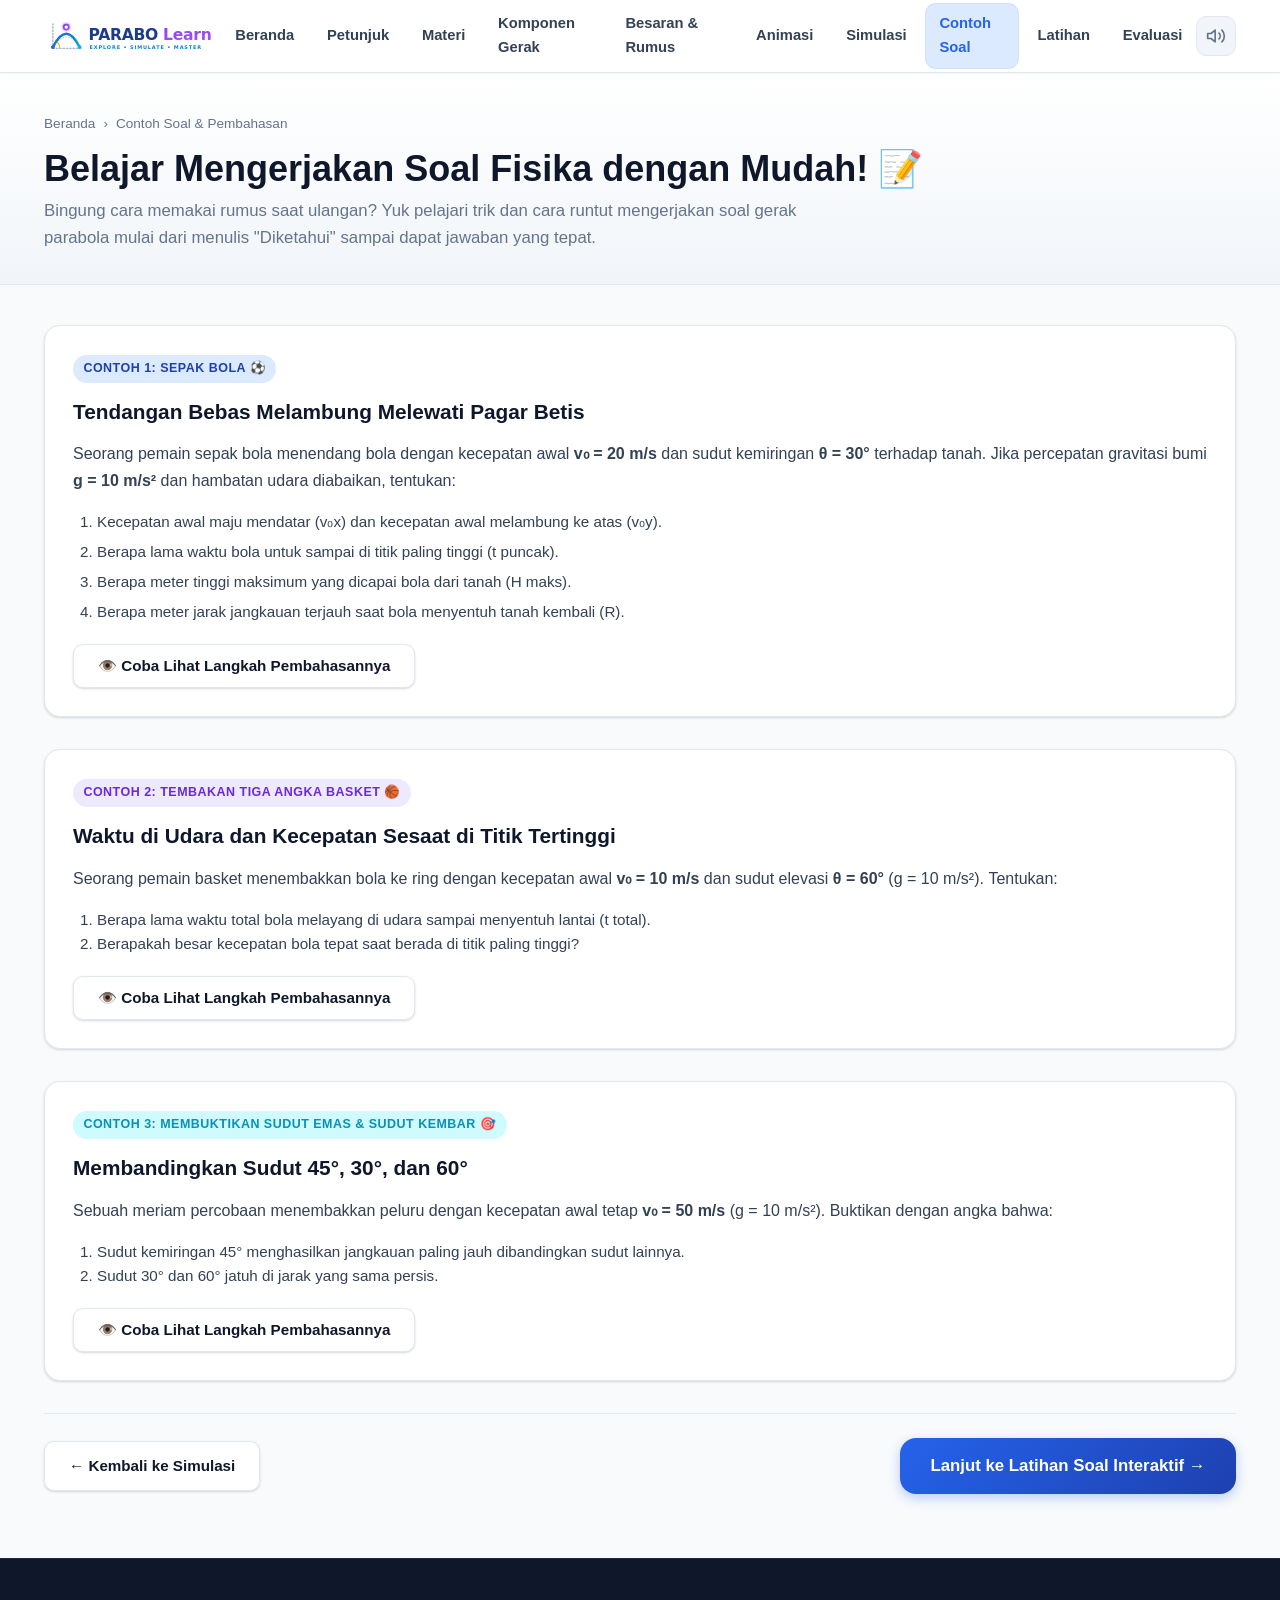
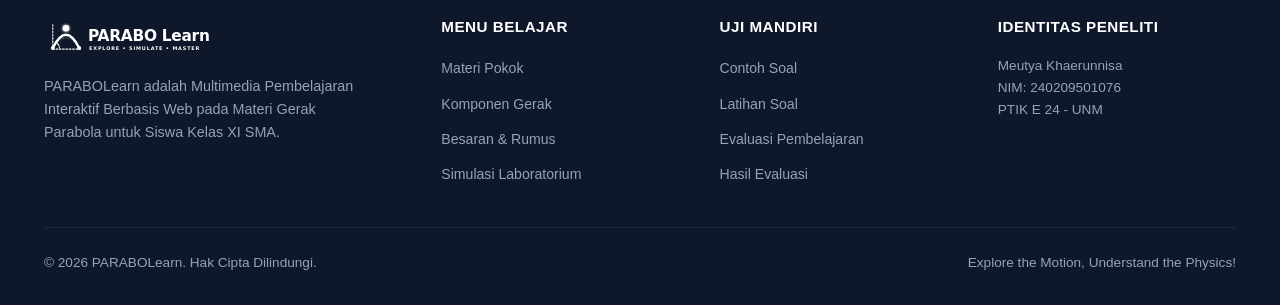
<file: pages/contoh-soal.html>
<!DOCTYPE html>
<html lang="id">

<head>
  <meta charset="UTF-8">
  <meta name="viewport" content="width=device-width, initial-scale=1.0">
  <title>Contoh Soal dan Pembahasan - PARABOLearn</title>
  <link rel="stylesheet" href="../css/style.css">
  <link rel="stylesheet" href="../css/responsive.css">
  <link rel="icon" type="image/svg+xml" href="../assets/logo/logo.svg">
  <style>
    .solution-box {
      display: none;
      background-color: var(--bg-alt);
      border-radius: var(--radius-md);
      padding: 1.5rem;
      margin-top: 1.25rem;
      border-left: 4px solid var(--primary);
      animation: fadeIn 0.3s ease;
    }

    .solution-box.show {
      display: block;
    }

    .step-badge {
      display: inline-block;
      background-color: var(--primary-soft);
      color: var(--primary-dark);
      font-weight: 700;
      font-size: 0.8rem;
      padding: 0.2rem 0.6rem;
      border-radius: var(--radius-sm);
      margin-bottom: 0.35rem;
    }
  </style>
</head>

<body>

  <!-- Top Navigation Bar -->
  <header class="site-header">
    <div class="container nav-wrapper">
      <a href="../index.html" class="brand-logo" aria-label="PARABOLearn Beranda">
        <img src="../assets/logo/logo.svg" alt="Logo PARABOLearn">
      </a>

      <nav>
        <ul class="nav-menu">
          <li><a href="../index.html" class="nav-link">Beranda</a></li>
          <li><a href="petunjuk.html" class="nav-link">Petunjuk</a></li>
          <li><a href="materi.html" class="nav-link">Materi</a></li>
          <li><a href="komponen.html" class="nav-link">Komponen Gerak</a></li>
          <li><a href="besaran.html" class="nav-link">Besaran & Rumus</a></li>
          <li><a href="animasi.html" class="nav-link">Animasi</a></li>
          <li><a href="simulasi.html" class="nav-link">Simulasi</a></li>
          <li><a href="contoh-soal.html" class="nav-link active">Contoh Soal</a></li>
          <li><a href="latihan.html" class="nav-link">Latihan</a></li>
          <li><a href="evaluasi.html" class="nav-link">Evaluasi</a></li>
        </ul>
      </nav>

      <div class="nav-actions">
        <button class="sound-toggle-btn" aria-label="Toggle Suara" title="Aktif/Nonaktifkan Suara"></button>
        <button class="mobile-toggle" aria-label="Menu Navigasi Mobile">
          <span></span>
          <span></span>
          <span></span>
        </button>
      </div>
    </div>
  </header>



  <!-- Page Header -->
  <div class="page-hero">
    <div class="container">
      <nav class="breadcrumb" aria-label="Breadcrumb">
        <a href="../index.html">Beranda</a>
        <span>›</span>
        <span>Contoh Soal & Pembahasan</span>
      </nav>
      <h1 class="page-title">Belajar Mengerjakan Soal Fisika dengan Mudah! 📝</h1>
      <p class="page-subtitle">Bingung cara memakai rumus saat ulangan? Yuk pelajari trik dan cara runtut mengerjakan
        soal gerak parabola mulai dari menulis "Diketahui" sampai dapat jawaban yang tepat.</p>
    </div>
  </div>

  <main class="container" style="margin-bottom: 4rem;">
    <div style="display: flex; flex-direction: column; gap: 2rem;">

      <!-- Contoh Soal 1: Sepak Bola -->
      <div class="card">
        <div class="badge badge-primary" style="margin-bottom: 0.75rem;">Contoh 1: Sepak Bola ⚽</div>
        <h3 style="font-size: 1.3rem; font-weight: 700; color: var(--text-main); margin-bottom: 0.75rem;">
          Tendangan Bebas Melambung Melewati Pagar Betis
        </h3>
        <p style="font-size: 1rem; color: var(--text-body); line-height: 1.7; margin-bottom: 1rem;">
          Seorang pemain sepak bola menendang bola dengan kecepatan awal <strong>v₀ = 20 m/s</strong> dan sudut
          kemiringan <strong>θ = 30°</strong> terhadap tanah. Jika percepatan gravitasi bumi <strong>g = 10
            m/s²</strong> dan hambatan udara diabaikan, tentukan:
        </p>
        <ol
          style="padding-left: 1.5rem; font-size: 0.95rem; margin-bottom: 1.25rem; display: flex; flex-direction: column; gap: 0.35rem; line-height: 1.6;">
          <li>Kecepatan awal maju mendatar (v₀x) dan kecepatan awal melambung ke atas (v₀y).</li>
          <li>Berapa lama waktu bola untuk sampai di titik paling tinggi (t puncak).</li>
          <li>Berapa meter tinggi maksimum yang dicapai bola dari tanah (H maks).</li>
          <li>Berapa meter jarak jangkauan terjauh saat bola menyentuh tanah kembali (R).</li>
        </ol>

        <button class="btn btn-secondary toggle-solution-btn">
          <span>👁️ Coba Lihat Langkah Pembahasannya</span>
        </button>

        <div class="solution-box">
          <div class="grid-2" style="margin-bottom: 1rem;">
            <div>
              <span class="step-badge">1. Apa Saja yang Diketahui?</span>
              <ul style="font-size: 0.9rem; padding-left: 1.25rem; line-height: 1.6;">
                <li>Kecepatan awal (v₀) = 20 m/s</li>
                <li>Sudut kemiringan (θ) = 30° (ingat: sin 30° = 0,5 ; cos 30° = ½√3 ≈ 0,866)</li>
                <li>Gravitasi bumi (g) = 10 m/s²</li>
              </ul>
            </div>
            <div>
              <span class="step-badge">2. Apa yang Ditanyakan?</span>
              <ul style="font-size: 0.9rem; padding-left: 1.25rem; line-height: 1.6;">
                <li>a) v₀x dan v₀y = ... ?</li>
                <li>b) t puncak = ... ?</li>
                <li>c) H maks = ... ?</li>
                <li>d) Jarak jatuh terjauh R = ... ?</li>
              </ul>
            </div>
          </div>

          <div style="font-size: 0.92rem; line-height: 1.8; display: flex; flex-direction: column; gap: 0.75rem;">
            <div>
              <strong>Langkah a) Memecah Kecepatan Awal Jadi 2 Arah:</strong><br>
              • Arah mendatar (maju): <code>v₀x = v₀ cos 30° = 20 × (½√3) = 10√3 m/s ≈ 17,32 m/s</code><br>
              • Arah tegak (naik): <code>v₀y = v₀ sin 30° = 20 × 0,5 = 10 m/s</code>
            </div>
            <div>
              <strong>Langkah b) Waktu Sampai di Puncak Tertinggi:</strong><br>
              <code>t puncak = (v₀ sin θ) / g = 10 / 10 = 1,0 sekon</code>
            </div>
            <div>
              <strong>Langkah c) Rekor Ketinggian Maksimum:</strong><br>
              <code>H maks = (v₀y)² / (2g) = 10² / (2 × 10) = 100 / 20 = 5,0 meter</code>
            </div>
            <div>
              <strong>Langkah d) Jarak Tembakan Terjauh di Lapangan:</strong><br>
              <code>R = (v₀² sin 2θ) / g = (20² × sin 60°) / 10 = (400 × ½√3) / 10 = 20√3 m ≈ 34,64 meter</code>
            </div>
          </div>

          <div class="callout callout-success" style="margin-top: 1rem; margin-bottom: 0;">
            <div class="callout-icon">✅</div>
            <div class="callout-content">
              <h4>Kesimpulan yang Kamu Dapatkan:</h4>
              <p>Bola melambung setinggi 5 meter setelah 1 detik di udara, lalu meluncur turun dan jatuh kembali ke
                tanah sejauh 34,64 meter dari kaki sang penendang!</p>
            </div>
          </div>
        </div>
      </div>

      <!-- Contoh Soal 2: Bola Basket -->
      <div class="card">
        <div class="badge badge-purple" style="margin-bottom: 0.75rem;">Contoh 2: Tembakan Tiga Angka Basket 🏀</div>
        <h3 style="font-size: 1.3rem; font-weight: 700; color: var(--text-main); margin-bottom: 0.75rem;">
          Waktu di Udara dan Kecepatan Sesaat di Titik Tertinggi
        </h3>
        <p style="font-size: 1rem; color: var(--text-body); line-height: 1.7; margin-bottom: 1rem;">
          Seorang pemain basket menembakkan bola ke ring dengan kecepatan awal <strong>v₀ = 10 m/s</strong> dan sudut
          elevasi <strong>θ = 60°</strong> (g = 10 m/s²). Tentukan:
        </p>
        <ol style="padding-left: 1.5rem; font-size: 0.95rem; margin-bottom: 1.25rem; line-height: 1.6;">
          <li>Berapa lama waktu total bola melayang di udara sampai menyentuh lantai (t total).</li>
          <li>Berapakah besar kecepatan bola tepat saat berada di titik paling tinggi?</li>
        </ol>

        <button class="btn btn-secondary toggle-solution-btn">
          <span>👁️ Coba Lihat Langkah Pembahasannya</span>
        </button>

        <div class="solution-box">
          <div style="font-size: 0.92rem; line-height: 1.8; display: flex; flex-direction: column; gap: 0.75rem;">
            <div>
              <strong>1. Data Soal:</strong><br>
              v₀ = 10 m/s, θ = 60°, g = 10 m/s².<br>
              sin 60° = ½√3 ≈ 0,866 ; cos 60° = 0,5.
            </div>
            <div>
              <strong>2. Menghitung Lama Melayang di Udara (t total):</strong><br>
              <code>t total = (2 × v₀ × sin θ) / g = (2 × 10 × ½√3) / 10 = √3 sekon ≈ 1,73 sekon</code>
            </div>
            <div>
              <strong>3. Menghitung Kecepatan di Titik Puncak:</strong><br>
              Ingat konsep penting: Di titik puncak tertinggi, bola hanya berhenti naik (<code>Vy = 0</code>).<br>
              Namun kecepatan majunya (Vx) tetap bekerja penuh!<br>
              <code>v puncak = Vx = v₀ cos 60° = 10 × 0,5 = 5,0 m/s (arah mendatar)</code>
            </div>
          </div>

          <div class="callout callout-info" style="margin-top: 1rem; margin-bottom: 0;">
            <div class="callout-icon">💡</div>
            <div class="callout-content">
              <h4>Tips Supaya Nggak Terjebak:</h4>
              <p>Jangan pernah menjawab kecepatan di puncak adalah nol! Yang bernilai nol hanya kecepatan ke atas (Vy =
                0), sedangkan kecepatan majunya tetap 5 m/s.</p>
            </div>
          </div>
        </div>
      </div>

      <!-- Contoh Soal 3: Pembuktian Sudut 45 Derajat -->
      <div class="card">
        <div class="badge badge-cyan" style="margin-bottom: 0.75rem;">Contoh 3: Membuktikan Sudut Emas & Sudut Kembar 🎯
        </div>
        <h3 style="font-size: 1.3rem; font-weight: 700; color: var(--text-main); margin-bottom: 0.75rem;">
          Membandingkan Sudut 45°, 30°, dan 60°
        </h3>
        <p style="font-size: 1rem; color: var(--text-body); line-height: 1.7; margin-bottom: 1rem;">
          Sebuah meriam percobaan menembakkan peluru dengan kecepatan awal tetap <strong>v₀ = 50 m/s</strong> (g = 10
          m/s²). Buktikan dengan angka bahwa:
        </p>
        <ol style="padding-left: 1.5rem; font-size: 0.95rem; margin-bottom: 1.25rem; line-height: 1.6;">
          <li>Sudut kemiringan 45° menghasilkan jangkauan paling jauh dibandingkan sudut lainnya.</li>
          <li>Sudut 30° dan 60° jatuh di jarak yang sama persis.</li>
        </ol>

        <button class="btn btn-secondary toggle-solution-btn">
          <span>👁️ Coba Lihat Langkah Pembahasannya</span>
        </button>

        <div class="solution-box">
          <div style="font-size: 0.92rem; line-height: 1.8; display: flex; flex-direction: column; gap: 0.75rem;">
            <div>
              <strong>Rumus Jarak Terjauh:</strong> <code>R = (v₀² sin 2θ) / g</code><br>
              Dengan angka v₀ = 50 m/s dan g = 10 m/s², faktor awalnya adalah: <code>v₀² / g = 2500 / 10 = 250</code>.
            </div>
            <div>
              <strong>1. Untuk Sudut θ = 45°:</strong><br>
              <code>R₄₅ = 250 × sin(2 × 45°) = 250 × sin 90° = 250 × 1 = 250 meter</code>.<br>
              Karena angka terbesar dari fungsi sinus adalah 1, maka 250 m adalah rekor jarak terjauh mutlak (R maks)!
            </div>
            <div>
              <strong>2. Untuk Sudut θ = 30°:</strong><br>
              <code>R₃₀ = 250 × sin(2 × 30°) = 250 × sin 60° = 250 × (½√3) = 125√3 ≈ 216,5 meter</code>.
            </div>
            <div>
              <strong>3. Untuk Sudut θ = 60°:</strong><br>
              <code>R₆₀ = 250 × sin(2 × 60°) = 250 × sin 120° = 250 × (½√3) = 125√3 ≈ 216,5 meter</code>.
            </div>
          </div>

          <div class="callout callout-success" style="margin-top: 1rem; margin-bottom: 0;">
            <div class="callout-icon">🎉</div>
            <div class="callout-content">
              <h4>Terbukti dengan Jelas!</h4>
              <p>R₄₅ = 250 m terbukti paling jauh, dan R₃₀ = R₆₀ = 216,5 m membuktikan teori bahwa dua sudut yang
                berjumlah 90° akan mendarat di jarak yang sama persis!</p>
            </div>
          </div>
        </div>
      </div>

    </div>

    <!-- Tombol Navigasi Lanjut dan Kembali -->
    <div
      style="display: flex; justify-content: space-between; align-items: center; padding-top: 1.5rem; border-top: 1px solid var(--border-color); margin-top: 2rem;">
      <a href="simulasi.html" class="btn btn-secondary">
        <span>← Kembali ke Simulasi</span>
      </a>
      <a href="latihan.html" class="btn btn-primary btn-lg">
        <span>Lanjut ke Latihan Soal Interaktif →</span>
      </a>
    </div>
  </main>

  <!-- Site Footer -->
  <footer class="site-footer">
    <div class="container">
      <div class="footer-grid">
        <div class="footer-brand">
          <img src="../assets/logo/logo.svg" alt="Logo PARABOLearn"
            style="height: 44px; filter: brightness(0) invert(1); margin-bottom: 1rem;">
          <p>PARABOLearn adalah Multimedia Pembelajaran Interaktif Berbasis Web pada Materi Gerak Parabola untuk Siswa
            Kelas XI SMA.</p>
        </div>
        <div class="footer-col">
          <h5>Menu Belajar</h5>
          <ul class="footer-links">
            <li><a href="materi.html">Materi Pokok</a></li>
            <li><a href="komponen.html">Komponen Gerak</a></li>
            <li><a href="besaran.html">Besaran & Rumus</a></li>
            <li><a href="simulasi.html">Simulasi Laboratorium</a></li>
          </ul>
        </div>
        <div class="footer-col">
          <h5>Uji Mandiri</h5>
          <ul class="footer-links">
            <li><a href="contoh-soal.html">Contoh Soal</a></li>
            <li><a href="latihan.html">Latihan Soal</a></li>
            <li><a href="evaluasi.html">Evaluasi Pembelajaran</a></li>
            <li><a href="hasil.html">Hasil Evaluasi</a></li>
          </ul>
        </div>
        <div class="footer-col">
          <h5>Identitas Peneliti</h5>
          <p style="font-size:0.85rem; color:#94A3B8;">Meutya Khaerunnisa<br>NIM: 240209501076<br>PTIK E 24 - UNM</p>
        </div>
      </div>
      <div class="footer-bottom">
        <div>&copy; 2026 PARABOLearn. Hak Cipta Dilindungi.</div>
        <div>Explore the Motion, Understand the Physics!</div>
      </div>
    </div>
  </footer>

  <script src="../js/storage.js"></script>
  <script src="../js/main.js"></script>
  <script>
    // Toggle Solution Handlers
    document.querySelectorAll('.toggle-solution-btn').forEach(btn => {
      btn.addEventListener('click', () => {
        const solutionBox = btn.nextElementSibling;
        if (solutionBox) {
          const isShown = solutionBox.classList.toggle('show');
          btn.innerHTML = isShown ? '<span>🙈 Sembunyikan Pembahasan</span>' : '<span>👁️ Coba Lihat Langkah Pembahasannya</span>';
          if (window.SoundEffects) SoundEffects.playClick();
        }
      });
    });
  </script>
</body>

</html>
</file>
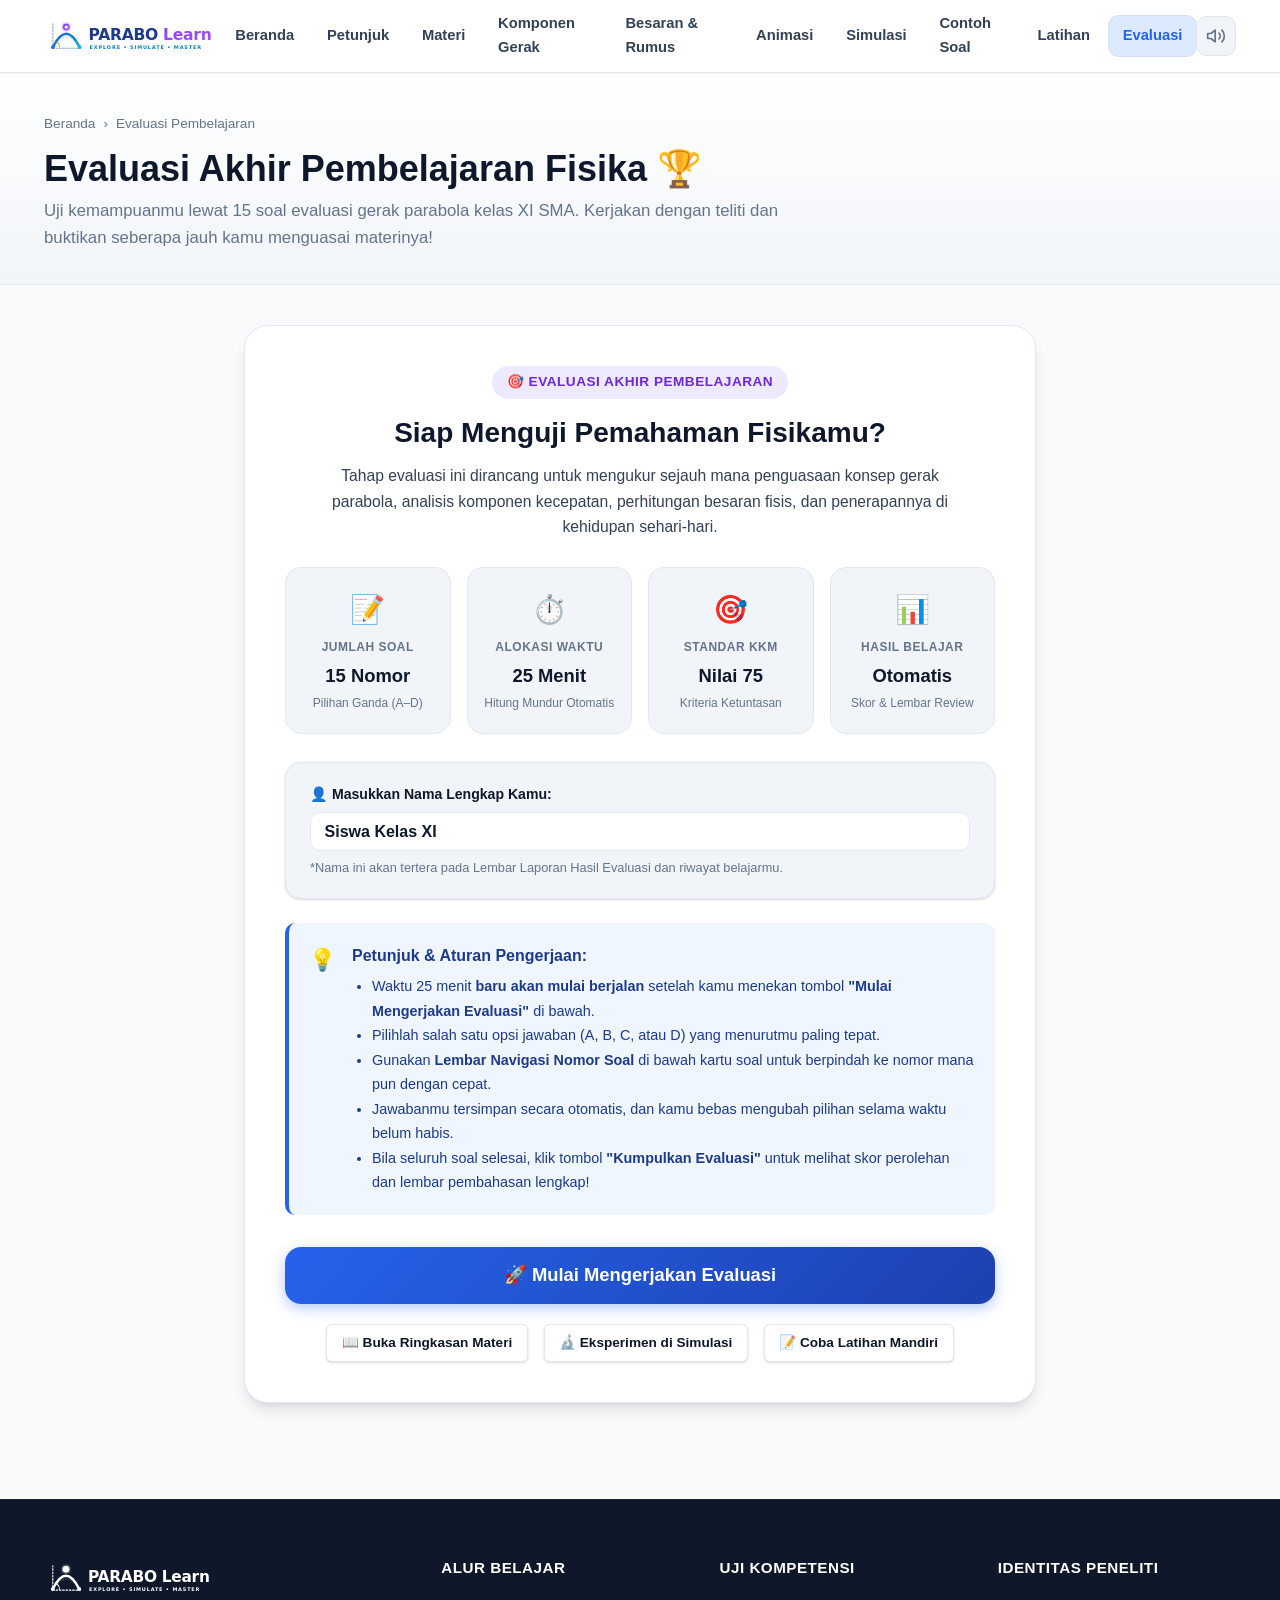
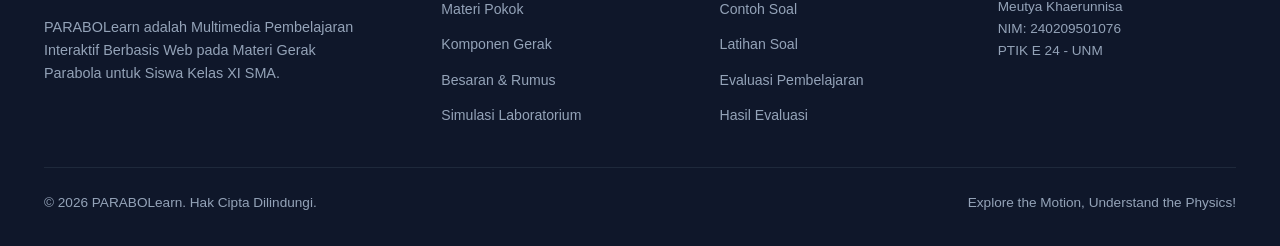
<file: pages/evaluasi.html>
<!DOCTYPE html>
<html lang="id">

<head>
  <meta charset="UTF-8">
  <meta name="viewport" content="width=device-width, initial-scale=1.0">
  <title>Evaluasi Pembelajaran - PARABOLearn</title>
  <link rel="stylesheet" href="../css/style.css">
  <link rel="stylesheet" href="../css/responsive.css">
  <link rel="icon" type="image/svg+xml" href="../assets/logo/logo.svg">
</head>

<body>

  <!-- Top Navigation Bar -->
  <header class="site-header">
    <div class="container nav-wrapper">
      <a href="../index.html" class="brand-logo" aria-label="PARABOLearn Beranda">
        <img src="../assets/logo/logo.svg" alt="Logo PARABOLearn">
      </a>

      <nav>
        <ul class="nav-menu">
          <li><a href="../index.html" class="nav-link">Beranda</a></li>
          <li><a href="petunjuk.html" class="nav-link">Petunjuk</a></li>
          <li><a href="materi.html" class="nav-link">Materi</a></li>
          <li><a href="komponen.html" class="nav-link">Komponen Gerak</a></li>
          <li><a href="besaran.html" class="nav-link">Besaran & Rumus</a></li>
          <li><a href="animasi.html" class="nav-link">Animasi</a></li>
          <li><a href="simulasi.html" class="nav-link">Simulasi</a></li>
          <li><a href="contoh-soal.html" class="nav-link">Contoh Soal</a></li>
          <li><a href="latihan.html" class="nav-link">Latihan</a></li>
          <li><a href="evaluasi.html" class="nav-link active">Evaluasi</a></li>
        </ul>
      </nav>

      <div class="nav-actions">
        <button class="sound-toggle-btn" aria-label="Toggle Suara" title="Aktif/Nonaktifkan Suara"></button>
        <button class="mobile-toggle" aria-label="Menu Navigasi Mobile">
          <span></span>
          <span></span>
          <span></span>
        </button>
      </div>
    </div>
  </header>



  <!-- Page Header -->
  <div class="page-hero">
    <div class="container">
      <nav class="breadcrumb" aria-label="Breadcrumb">
        <a href="../index.html">Beranda</a>
        <span>›</span>
        <span>Evaluasi Pembelajaran</span>
      </nav>
      <h1 class="page-title">Evaluasi Akhir Pembelajaran Fisika 🏆</h1>
      <p class="page-subtitle">Uji kemampuanmu lewat 15 soal evaluasi gerak parabola kelas XI SMA. Kerjakan dengan
        teliti dan buktikan seberapa jauh kamu menguasai materinya!</p>
    </div>
  </div>

  <main class="container quiz-container" style="margin-bottom: 4rem;">

    <!-- ==========================================
         1. LAYAR PERSIAPAN (START SCREEN)
         Ditampilkan pertama kali; ujian belum dimulai
         ========================================== -->
    <div id="eval-start-screen" class="eval-start-card">
      <div style="text-align: center; margin-bottom: 1.75rem;">
        <span class="badge badge-purple" style="margin-bottom: 0.75rem; font-size: 0.85rem; padding: 0.35rem 0.9rem;">
          🎯 Evaluasi Akhir Pembelajaran
        </span>
        <h2 style="font-size: 1.75rem; font-weight: 800; color: var(--text-main); margin-bottom: 0.5rem;">
          Siap Menguji Pemahaman Fisikamu?
        </h2>
        <p style="font-size: 0.98rem; color: var(--text-body); max-width: 620px; margin: 0 auto; line-height: 1.6;">
          Tahap evaluasi ini dirancang untuk mengukur sejauh mana penguasaan konsep gerak parabola, analisis komponen
          kecepatan, perhitungan besaran fisis, dan penerapannya di kehidupan sehari-hari.
        </p>
      </div>

      <!-- Grid Informasi Spesifikasi Ujian -->
      <div class="eval-spec-grid">
        <div class="eval-spec-box">
          <div class="eval-spec-icon">📝</div>
          <div class="eval-spec-title">Jumlah Soal</div>
          <div class="eval-spec-value">15 Nomor</div>
          <div style="font-size: 0.75rem; color: var(--text-muted); margin-top: 0.2rem;">Pilihan Ganda (A–D)</div>
        </div>
        <div class="eval-spec-box">
          <div class="eval-spec-icon">⏱️</div>
          <div class="eval-spec-title">Alokasi Waktu</div>
          <div class="eval-spec-value">25 Menit</div>
          <div style="font-size: 0.75rem; color: var(--text-muted); margin-top: 0.2rem;">Hitung Mundur Otomatis</div>
        </div>
        <div class="eval-spec-box">
          <div class="eval-spec-icon">🎯</div>
          <div class="eval-spec-title">Standar KKM</div>
          <div class="eval-spec-value">Nilai 75</div>
          <div style="font-size: 0.75rem; color: var(--text-muted); margin-top: 0.2rem;">Kriteria Ketuntasan</div>
        </div>
        <div class="eval-spec-box">
          <div class="eval-spec-icon">📊</div>
          <div class="eval-spec-title">Hasil Belajar</div>
          <div class="eval-spec-value">Otomatis</div>
          <div style="font-size: 0.75rem; color: var(--text-muted); margin-top: 0.2rem;">Skor & Lembar Review</div>
        </div>
      </div>

      <!-- Input Identitas Siswa -->
      <div class="card"
        style="background-color: var(--bg-alt); border: 1px solid var(--border-color); padding: 1.25rem 1.5rem; margin-bottom: 1.5rem;">
        <label for="eval-start-name"
          style="font-size: 0.88rem; font-weight: 700; color: var(--text-main); display: block; margin-bottom: 0.4rem;">
          👤 Masukkan Nama Lengkap Kamu:
        </label>
        <input type="text" id="eval-start-name" class="text-input" placeholder="Ketik nama lengkapmu di sini..."
          style="background-color: #FFFFFF; font-size: 1rem; font-weight: 600;" value="Meutya Khaerunnisa">
        <p style="font-size: 0.8rem; color: var(--text-muted); margin-top: 0.4rem; margin-bottom: 0;">
          *Nama ini akan tertera pada Lembar Laporan Hasil Evaluasi dan riwayat belajarmu.
        </p>
      </div>

      <!-- Petunjuk Pengerjaan -->
      <div class="callout callout-info" style="margin-bottom: 2rem;">
        <div class="callout-icon">💡</div>
        <div class="callout-content">
          <h4>Petunjuk & Aturan Pengerjaan:</h4>
          <ul
            style="padding-left: 1.25rem; font-size: 0.9rem; line-height: 1.7; margin-top: 0.35rem; margin-bottom: 0;">
            <li>Waktu 25 menit <strong>baru akan mulai berjalan</strong> setelah kamu menekan tombol <strong>"Mulai
                Mengerjakan Evaluasi"</strong> di bawah.</li>
            <li>Pilihlah salah satu opsi jawaban (A, B, C, atau D) yang menurutmu paling tepat.</li>
            <li>Gunakan <strong>Lembar Navigasi Nomor Soal</strong> di bawah kartu soal untuk berpindah ke nomor mana
              pun dengan cepat.</li>
            <li>Jawabanmu tersimpan secara otomatis, dan kamu bebas mengubah pilihan selama waktu belum habis.</li>
            <li>Bila seluruh soal selesai, klik tombol <strong>"Kumpulkan Evaluasi"</strong> untuk melihat skor
              perolehan dan lembar pembahasan lengkap!</li>
          </ul>
        </div>
      </div>

      <!-- Tombol Aksi Mulai -->
      <button id="btn-start-eval" class="btn btn-primary btn-lg"
        style="width: 100%; font-size: 1.15rem; padding: 1.1rem 2rem; justify-content: center; box-shadow: 0 4px 14px rgba(37, 99, 235, 0.35); cursor: pointer;">
        <span>🚀 Mulai Mengerjakan Evaluasi</span>
      </button>

      <!-- Opsi Persiapan Tambahan -->
      <div style="display: flex; justify-content: center; gap: 1rem; margin-top: 1.25rem; flex-wrap: wrap;">
        <a href="materi.html" class="btn btn-secondary btn-sm">
          <span>📖 Buka Ringkasan Materi</span>
        </a>
        <a href="simulasi.html" class="btn btn-secondary btn-sm">
          <span>🔬 Eksperimen di Simulasi</span>
        </a>
        <a href="latihan.html" class="btn btn-secondary btn-sm">
          <span>📝 Coba Latihan Mandiri</span>
        </a>
      </div>
    </div>

    <!-- ==========================================
         2. LAYAR PENGERJAAN SOAL (EXAM SCREEN)
         Awalnya tersembunyi (display: none);
         Ditampilkan setelah tombol mulai diklik
         ========================================== -->
    <div id="eval-exam-screen" style="display: none;">
      <!-- Student Profile & Exam Header -->
      <div class="card" style="margin-bottom: 1.5rem; padding: 1.25rem 1.5rem;">
        <div style="display: flex; justify-content: space-between; align-items: center; flex-wrap: wrap; gap: 1rem;">
          <div>
            <span
              style="font-size: 0.78rem; font-weight: 700; color: var(--text-muted); display: block; text-transform: uppercase; letter-spacing: 0.5px;">Peserta
              Didik:</span>
            <div id="eval-student-name-display"
              style="font-size: 1.1rem; font-weight: 800; color: var(--primary-deep); margin-top: 0.15rem;"></div>
          </div>
          <div style="display: flex; align-items: center; gap: 1rem;">
            <div class="quiz-timer">
              <span>⏱️ Sisa Waktu:</span>
              <span id="eval-timer-display">25:00</span>
            </div>
            <button id="eval-submit-btn" class="btn btn-success" style="display: none;">
              <span>✓ Kumpulkan Evaluasi</span>
            </button>
          </div>
        </div>
      </div>

      <!-- Exam Progress Bar -->
      <div class="quiz-header-bar">
        <div>
          <span class="badge badge-purple" style="margin-bottom: 0.25rem;">Evaluasi Standar SMA</span>
          <div id="eval-q-num" class="quiz-progress-text">Soal No. 1 dari 15</div>
        </div>
        <div id="eval-answered-count" style="font-weight: 700; color: var(--text-body); font-size: 0.95rem;">
          Terjawab: 0 / 15
        </div>
      </div>

      <div class="quiz-progress-track">
        <div id="eval-progress-fill" class="quiz-progress-fill"></div>
      </div>

      <!-- Question Card -->
      <div class="question-card">
        <h2 id="eval-question-text" class="question-text">
          Memuat naskah soal evaluasi...
        </h2>

        <!-- Radio / Option Tile Container -->
        <div id="eval-options-container" class="options-list">
          <!-- Rendered dynamically by evaluation.js -->
        </div>
      </div>

      <!-- Question Navigation Buttons -->
      <div class="quiz-nav-actions">
        <button id="eval-prev-btn" class="btn btn-secondary">
          <span>← Soal Sebelumnya</span>
        </button>
        <button id="eval-next-btn" class="btn btn-primary">
          <span>Soal Selanjutnya →</span>
        </button>
      </div>

      <!-- Question Jump Palette (Nomor 1 - 15) -->
      <div style="margin-top: 2rem;">
        <div style="font-size: 0.88rem; font-weight: 700; color: var(--text-muted); margin-bottom: 0.5rem;">
          Lembar Navigasi Nomor Soal:
        </div>
        <div id="eval-palette-container" class="question-palette">
          <!-- Palette buttons 1 to 15 -->
        </div>
        <div
          style="display: flex; gap: 1.25rem; font-size: 0.8rem; color: var(--text-muted); margin-top: 0.75rem; flex-wrap: wrap;">
          <span><span
              style="display:inline-block; width:12px; height:12px; background:var(--primary); border-radius:3px; margin-right:4px;"></span>
            Sedang Dibuka</span>
          <span><span
              style="display:inline-block; width:12px; height:12px; background:var(--primary-soft); border-radius:3px; margin-right:4px;"></span>
            Sudah Terjawab</span>
          <span><span
              style="display:inline-block; width:12px; height:12px; background:var(--bg-alt); border:1px solid #CBD5E1; border-radius:3px; margin-right:4px;"></span>
            Belum Terjawab</span>
        </div>
      </div>
    </div>
  </main>

  <!-- Site Footer -->
  <footer class="site-footer">
    <div class="container">
      <div class="footer-grid">
        <div class="footer-brand">
          <img src="../assets/logo/logo.svg" alt="Logo PARABOLearn"
            style="height: 44px; filter: brightness(0) invert(1); margin-bottom: 1rem;">
          <p>PARABOLearn adalah Multimedia Pembelajaran Interaktif Berbasis Web pada Materi Gerak Parabola untuk Siswa
            Kelas XI SMA.</p>
        </div>
        <div class="footer-col">
          <h5>Alur Belajar</h5>
          <ul class="footer-links">
            <li><a href="materi.html">Materi Pokok</a></li>
            <li><a href="komponen.html">Komponen Gerak</a></li>
            <li><a href="besaran.html">Besaran & Rumus</a></li>
            <li><a href="simulasi.html">Simulasi Laboratorium</a></li>
          </ul>
        </div>
        <div class="footer-col">
          <h5>Uji Kompetensi</h5>
          <ul class="footer-links">
            <li><a href="contoh-soal.html">Contoh Soal</a></li>
            <li><a href="latihan.html">Latihan Soal</a></li>
            <li><a href="evaluasi.html">Evaluasi Pembelajaran</a></li>
            <li><a href="hasil.html">Hasil Evaluasi</a></li>
          </ul>
        </div>
        <div class="footer-col">
          <h5>Identitas Peneliti</h5>
          <p style="font-size:0.85rem; color:#94A3B8;">Meutya Khaerunnisa<br>NIM: 240209501076<br>PTIK E 24 - UNM</p>
        </div>
      </div>
      <div class="footer-bottom">
        <div>&copy; 2026 PARABOLearn. Hak Cipta Dilindungi.</div>
        <div>Explore the Motion, Understand the Physics!</div>
      </div>
    </div>
  </footer>

  <script src="../js/storage.js"></script>
  <script src="../js/main.js"></script>
  <script src="../js/evaluation.js"></script>
  <script>
    document.addEventListener('DOMContentLoaded', () => {
      new EvaluationManager();
    });
  </script>
</body>

</html>
</file>
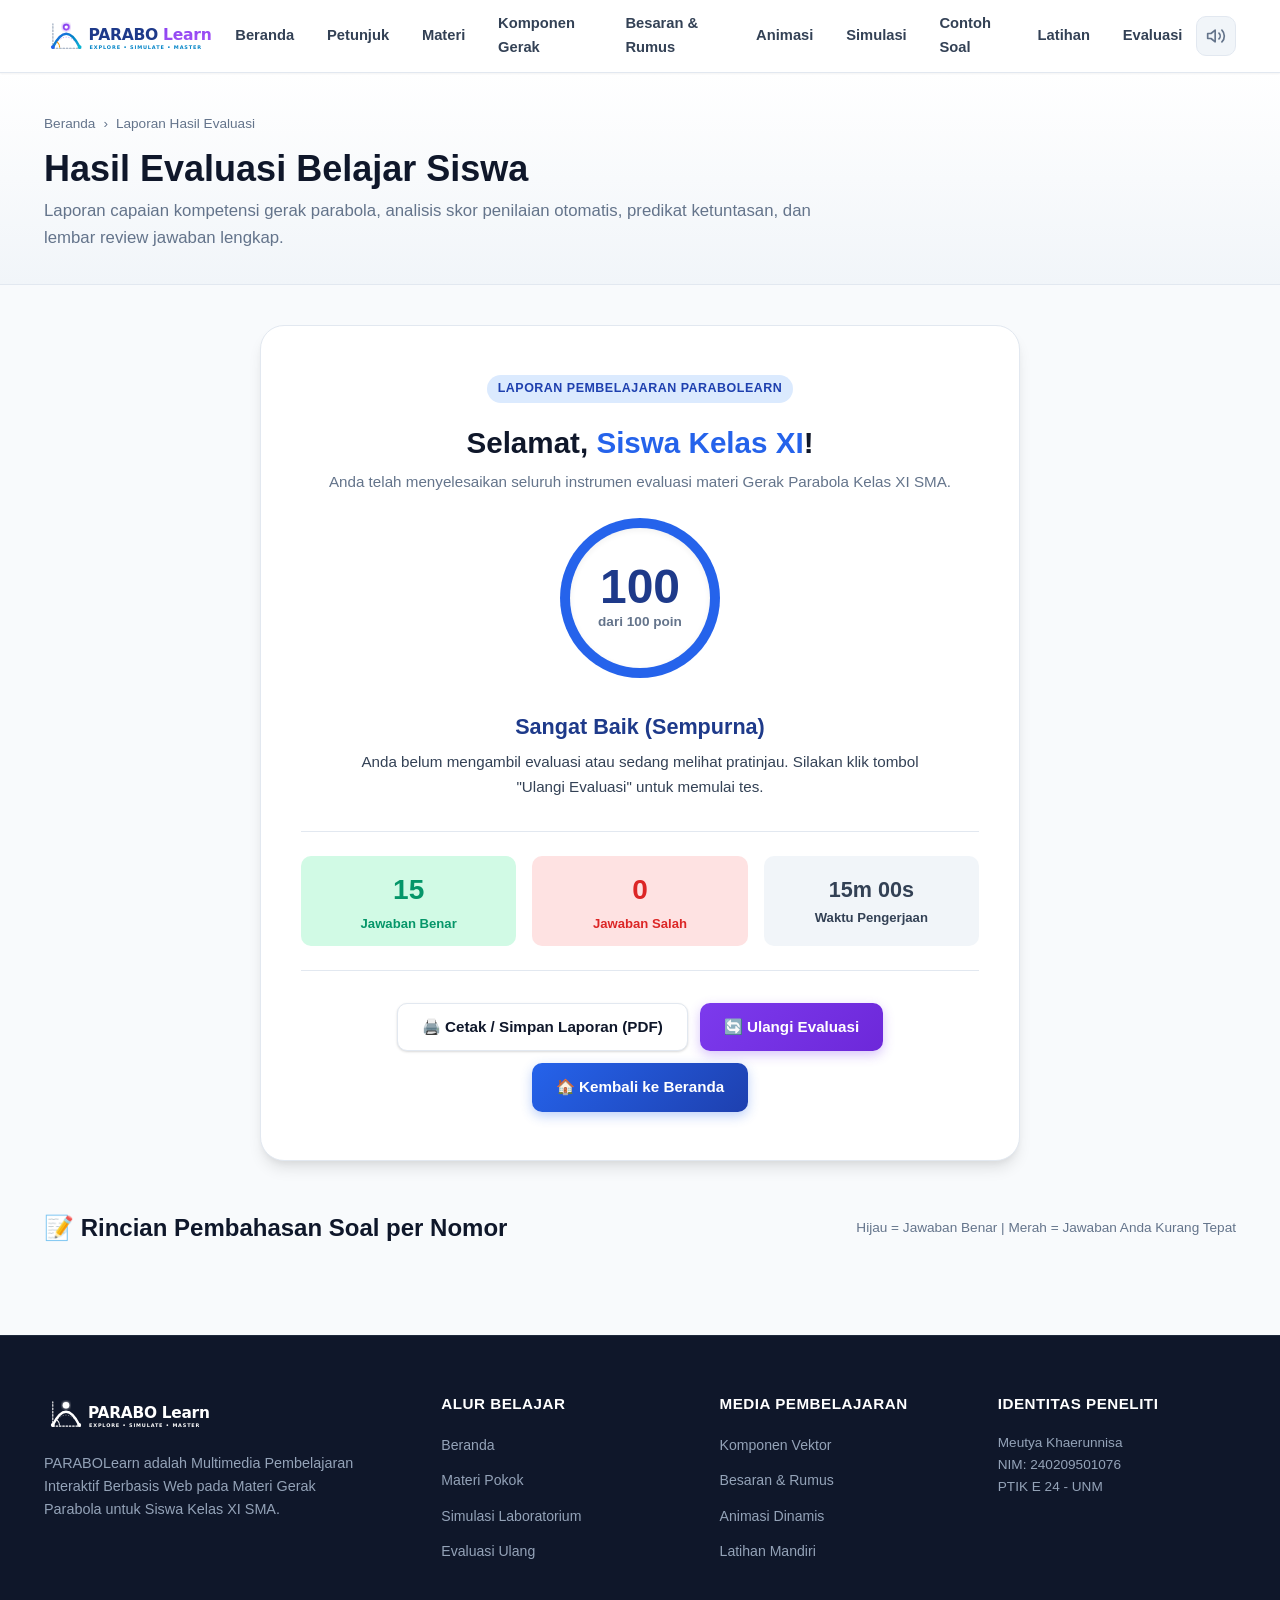
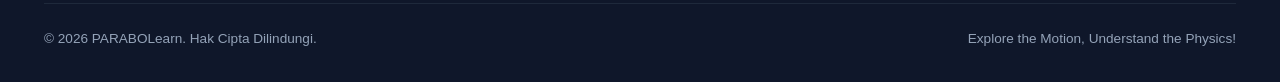
<file: pages/hasil.html>
<!DOCTYPE html>
<html lang="id">

<head>
  <meta charset="UTF-8">
  <meta name="viewport" content="width=device-width, initial-scale=1.0">
  <title>Hasil Evaluasi Pembelajaran - PARABOLearn</title>
  <link rel="stylesheet" href="../css/style.css">
  <link rel="stylesheet" href="../css/responsive.css">
  <link rel="icon" type="image/svg+xml" href="../assets/logo/logo.svg">
  <style>
    @media print {

      .site-header,
      .learning-flow-banner,
      .site-footer,
      .no-print {
        display: none !important;
      }

      body {
        background-color: #FFFFFF;
      }

      .result-card {
        box-shadow: none;
        border: 1px solid #000000;
      }
    }
  </style>
</head>

<body>

  <!-- Top Navigation Bar -->
  <header class="site-header">
    <div class="container nav-wrapper">
      <a href="../index.html" class="brand-logo" aria-label="PARABOLearn Beranda">
        <img src="../assets/logo/logo.svg" alt="Logo PARABOLearn">
      </a>

      <nav>
        <ul class="nav-menu">
          <li><a href="../index.html" class="nav-link">Beranda</a></li>
          <li><a href="petunjuk.html" class="nav-link">Petunjuk</a></li>
          <li><a href="materi.html" class="nav-link">Materi</a></li>
          <li><a href="komponen.html" class="nav-link">Komponen Gerak</a></li>
          <li><a href="besaran.html" class="nav-link">Besaran & Rumus</a></li>
          <li><a href="animasi.html" class="nav-link">Animasi</a></li>
          <li><a href="simulasi.html" class="nav-link">Simulasi</a></li>
          <li><a href="contoh-soal.html" class="nav-link">Contoh Soal</a></li>
          <li><a href="latihan.html" class="nav-link">Latihan</a></li>
          <li><a href="evaluasi.html" class="nav-link">Evaluasi</a></li>
        </ul>
      </nav>

      <div class="nav-actions">
        <button class="sound-toggle-btn" aria-label="Toggle Suara" title="Aktif/Nonaktifkan Suara"></button>
        <button class="mobile-toggle" aria-label="Menu Navigasi Mobile">
          <span></span>
          <span></span>
          <span></span>
        </button>
      </div>
    </div>
  </header>



  <!-- Page Header -->
  <div class="page-hero">
    <div class="container">
      <nav class="breadcrumb" aria-label="Breadcrumb">
        <a href="../index.html">Beranda</a>
        <span>›</span>
        <span>Laporan Hasil Evaluasi</span>
      </nav>
      <h1 class="page-title">Hasil Evaluasi Belajar Siswa</h1>
      <p class="page-subtitle">Laporan capaian kompetensi gerak parabola, analisis skor penilaian otomatis, predikat
        ketuntasan, dan lembar review jawaban lengkap.</p>
    </div>
  </div>

  <main class="container" style="margin-bottom: 4rem;">
    <!-- Result Summary Card -->
    <div class="result-card">
      <div class="badge badge-primary" style="margin-bottom: 1rem;">Laporan Pembelajaran PARABOLearn</div>

      <h2 style="font-size: 1.85rem; font-weight: 800; color: var(--text-main); margin-bottom: 0.25rem;">
        Selamat, <span id="res-student-name" style="color: var(--primary);">Meutya Khaerunnisa</span>!
      </h2>
      <p style="color: var(--text-muted); font-size: 0.95rem;">
        Anda telah menyelesaikan seluruh instrumen evaluasi materi Gerak Parabola Kelas XI SMA.
      </p>

      <!-- Circular Score Indicator -->
      <div class="score-circle" id="res-score-circle" style="--percent: 85;">
        <div class="score-circle-inner">
          <div id="res-score-val" class="score-number">85</div>
          <div class="score-total">dari 100 poin</div>
        </div>
      </div>

      <!-- Predicate Badge & Description -->
      <div style="margin-bottom: 1.5rem;">
        <div id="res-predicate"
          style="font-size: 1.35rem; font-weight: 800; color: var(--primary-deep); margin-bottom: 0.35rem;">
          Sangat Baik (Tuntas Istimewa)
        </div>
        <p id="res-predicate-desc"
          style="font-size: 0.95rem; color: var(--text-body); max-width: 580px; margin: 0 auto;">
          Selamat! Anda telah menguasai konsep, komponen gerak horizontal GLB dan vertikal GLBB, persamaan besaran
          fisik, serta analisis eksperimen virtual secara komprehensif.
        </p>
      </div>

      <!-- Result Breakdown Stats -->
      <div class="result-breakdown">
        <div class="breakdown-box correct">
          <div id="res-correct-count" class="breakdown-num">13</div>
          <div class="breakdown-label">Jawaban Benar</div>
        </div>
        <div class="breakdown-box incorrect">
          <div id="res-incorrect-count" class="breakdown-num">2</div>
          <div class="breakdown-label">Jawaban Salah</div>
        </div>
        <div class="breakdown-box">
          <div id="res-duration" class="breakdown-num" style="font-size: 1.35rem; padding-top: 0.3rem;">12m 45s</div>
          <div class="breakdown-label">Waktu Pengerjaan</div>
        </div>
      </div>

      <!-- Action Buttons -->
      <div class="no-print" style="display: flex; gap: 0.75rem; justify-content: center; flex-wrap: wrap;">
        <button onclick="window.print()" class="btn btn-secondary">
          <span>🖨️ Cetak / Simpan Laporan (PDF)</span>
        </button>
        <a href="evaluasi.html" class="btn btn-purple">
          <span>🔄 Ulangi Evaluasi</span>
        </a>
        <a href="../index.html" class="btn btn-primary">
          <span>🏠 Kembali ke Beranda</span>
        </a>
      </div>
    </div>

    <!-- Review Section: Detailed Question Review -->
    <div class="review-section">
      <div
        style="display: flex; justify-content: space-between; align-items: center; margin-bottom: 1.5rem; flex-wrap: wrap; gap: 0.5rem;">
        <h3 style="font-size: 1.5rem; font-weight: 800; color: var(--text-main);">
          📝 Rincian Pembahasan Soal per Nomor
        </h3>
        <span style="font-size: 0.85rem; color: var(--text-muted);">
          Hijau = Jawaban Benar | Merah = Jawaban Anda Kurang Tepat
        </span>
      </div>

      <div id="res-review-container">
        <!-- Rendered dynamically from LocalStorage evaluation review -->
      </div>
    </div>
  </main>

  <!-- Site Footer -->
  <footer class="site-footer">
    <div class="container">
      <div class="footer-grid">
        <div class="footer-brand">
          <img src="../assets/logo/logo.svg" alt="Logo PARABOLearn"
            style="height: 44px; filter: brightness(0) invert(1); margin-bottom: 1rem;">
          <p>PARABOLearn adalah Multimedia Pembelajaran Interaktif Berbasis Web pada Materi Gerak Parabola untuk Siswa
            Kelas XI SMA.</p>
        </div>
        <div class="footer-col">
          <h5>Alur Belajar</h5>
          <ul class="footer-links">
            <li><a href="../index.html">Beranda</a></li>
            <li><a href="materi.html">Materi Pokok</a></li>
            <li><a href="simulasi.html">Simulasi Laboratorium</a></li>
            <li><a href="evaluasi.html">Evaluasi Ulang</a></li>
          </ul>
        </div>
        <div class="footer-col">
          <h5>Media Pembelajaran</h5>
          <ul class="footer-links">
            <li><a href="komponen.html">Komponen Vektor</a></li>
            <li><a href="besaran.html">Besaran & Rumus</a></li>
            <li><a href="animasi.html">Animasi Dinamis</a></li>
            <li><a href="latihan.html">Latihan Mandiri</a></li>
          </ul>
        </div>
        <div class="footer-col">
          <h5>Identitas Peneliti</h5>
          <p style="font-size:0.85rem; color:#94A3B8;">Meutya Khaerunnisa<br>NIM: 240209501076<br>PTIK E 24 - UNM</p>
        </div>
      </div>
      <div class="footer-bottom">
        <div>&copy; 2026 PARABOLearn. Hak Cipta Dilindungi.</div>
        <div>Explore the Motion, Understand the Physics!</div>
      </div>
    </div>
  </footer>

  <script src="../js/storage.js"></script>
  <script src="../js/main.js"></script>
  <script>
    document.addEventListener('DOMContentLoaded', () => {
      // Load last evaluation from LocalStorage
      const result = AppStorage.getLastEvaluationResult();

      if (!result) {
        // Fallback demo state if directly accessed without taking test
        document.getElementById('res-student-name').textContent = AppStorage.getUserName();
        document.getElementById('res-score-val').textContent = '100';
        document.getElementById('res-correct-count').textContent = '15';
        document.getElementById('res-incorrect-count').textContent = '0';
        document.getElementById('res-duration').textContent = '15m 00s';
        document.getElementById('res-score-circle').style.setProperty('--percent', '100');
        document.getElementById('res-predicate').textContent = 'Sangat Baik (Sempurna)';
        document.getElementById('res-predicate-desc').textContent = 'Anda belum mengambil evaluasi atau sedang melihat pratinjau. Silakan klik tombol "Ulangi Evaluasi" untuk memulai tes.';
        return;
      }

      // Populate results
      document.getElementById('res-student-name').textContent = result.studentName || 'Peserta Didik';
      document.getElementById('res-score-val').textContent = result.score;
      document.getElementById('res-score-circle').style.setProperty('--percent', result.score);
      document.getElementById('res-predicate').textContent = result.predicate;
      document.getElementById('res-predicate-desc').textContent = result.predicateDesc;
      document.getElementById('res-correct-count').textContent = result.correctCount;
      document.getElementById('res-incorrect-count').textContent = result.incorrectCount;
      document.getElementById('res-duration').textContent = result.duration;

      // Play fanfare on good score
      if (result.score >= 75 && window.SoundEffects) {
        SoundEffects.playFanfare();
      }

      // Render question review
      const reviewContainer = document.getElementById('res-review-container');
      if (reviewContainer && result.review && Array.isArray(result.review)) {
        reviewContainer.innerHTML = '';
        const letters = ['A', 'B', 'C', 'D'];

        result.review.forEach((item, idx) => {
          const card = document.createElement('div');
          card.className = 'review-item';
          card.style.borderLeft = item.isCorrect ? '5px solid var(--success)' : '5px solid var(--danger)';

          const userAnsLetter = item.userAnswer !== null ? letters[item.userAnswer] : 'Tidak dijawab';
          const correctAnsLetter = letters[item.correctAnswer];

          card.innerHTML = `
            <div style="display:flex; justify-content:space-between; align-items:center; margin-bottom:0.75rem;">
              <span style="font-weight:700; font-size:1rem; color:var(--text-main);">Soal No. ${idx + 1}</span>
              <span class="badge ${item.isCorrect ? 'badge-success' : 'badge-danger'}" style="${item.isCorrect ? '' : 'background-color:var(--danger-soft); color:var(--danger-dark);'}">
                ${item.isCorrect ? '✓ Jawaban Benar' : '✗ Jawaban Salah'}
              </span>
            </div>
            <p style="font-size:1rem; font-weight:600; color:var(--text-main); margin-bottom:1rem;">${item.question}</p>
            
            <div style="background-color:var(--bg-alt); padding:0.85rem; border-radius:var(--radius-md); font-size:0.9rem; margin-bottom:0.75rem;">
              <div>• <strong>Jawaban Anda:</strong> <span style="font-weight:700; color:${item.isCorrect ? 'var(--success-dark)' : 'var(--danger-dark)'}">${userAnsLetter}. ${item.userAnswer !== null ? item.options[item.userAnswer] : ''}</span></div>
              <div>• <strong>Kunci Jawaban:</strong> <span style="font-weight:700; color:var(--success-dark);">${correctAnsLetter}. ${item.options[item.correctAnswer]}</span></div>
            </div>

            <div class="callout callout-info" style="margin:0; padding:0.75rem 1rem;">
              <div class="callout-content">
                <p><strong>Pembahasan:</strong> ${item.explanation}</p>
              </div>
            </div>
          `;

          reviewContainer.appendChild(card);
        });
      }
    });
  </script>
</body>

</html>
</file>
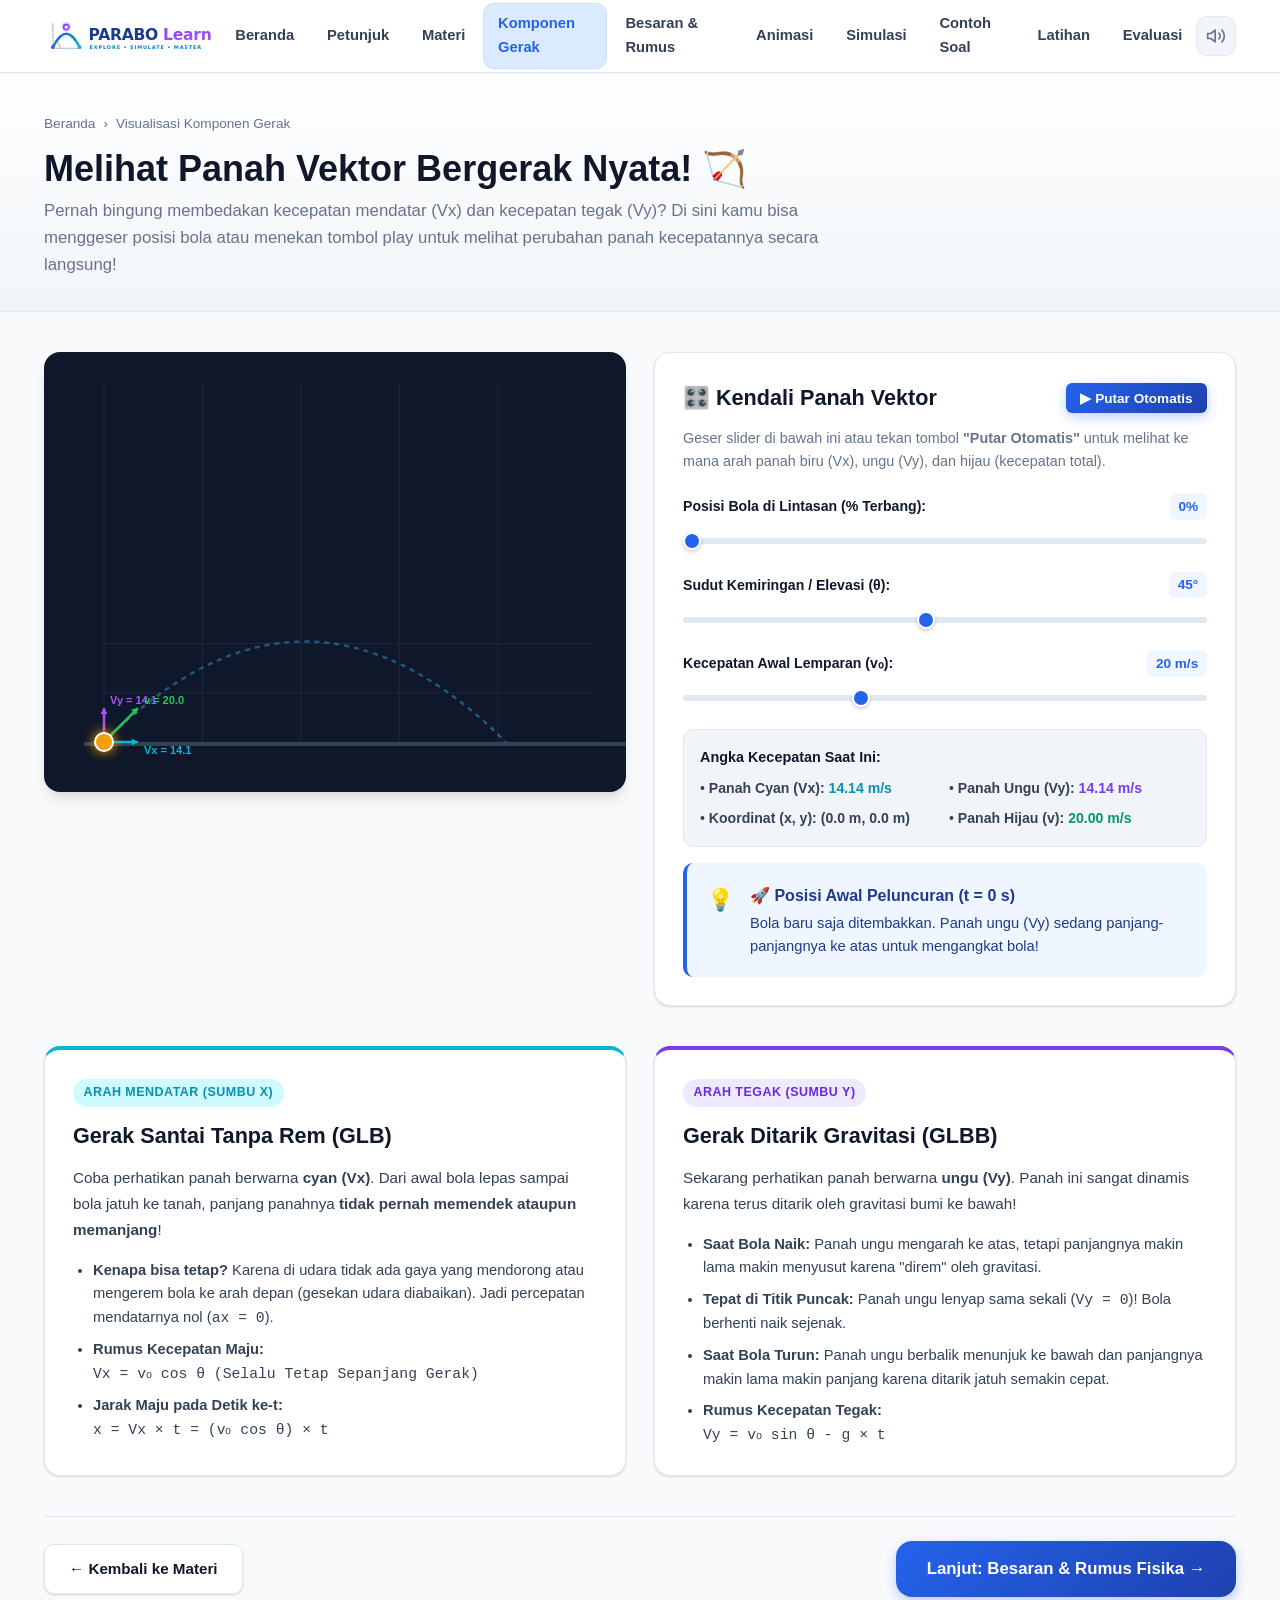
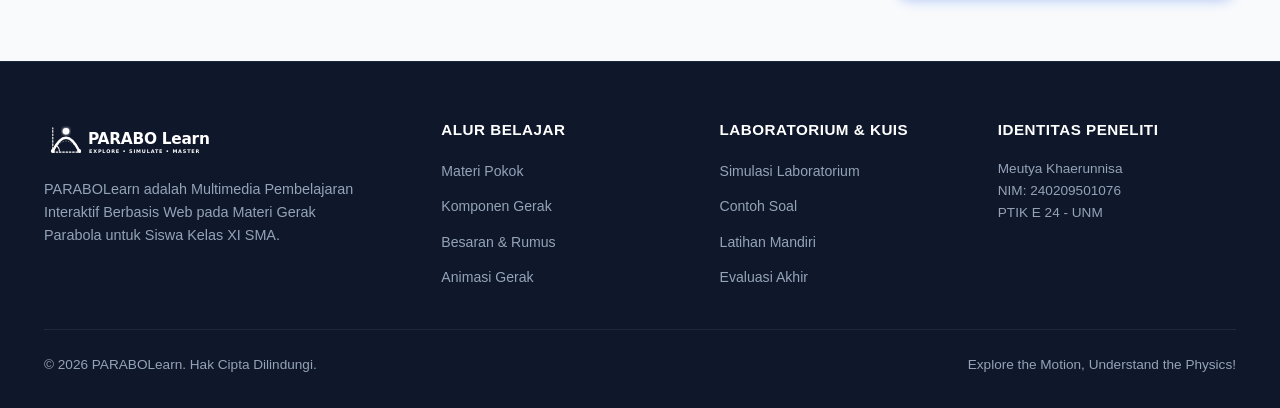
<file: pages/komponen.html>
<!DOCTYPE html>
<html lang="id">

<head>
  <meta charset="UTF-8">
  <meta name="viewport" content="width=device-width, initial-scale=1.0">
  <title>Visualisasi Komponen Gerak - PARABOLearn</title>
  <link rel="stylesheet" href="../css/style.css">
  <link rel="stylesheet" href="../css/responsive.css">
  <link rel="icon" type="image/svg+xml" href="../assets/logo/logo.svg">
  <style>
    .vector-stage-box {
      background-color: #0F172A;
      border-radius: var(--radius-lg);
      overflow: hidden;
      box-shadow: var(--shadow-lg);
      position: relative;
      height: 440px;
    }

    .vector-canvas {
      width: 100%;
      height: 100%;
      display: block;
    }
  </style>
</head>

<body>

  <!-- Top Navigation Bar -->
  <header class="site-header">
    <div class="container nav-wrapper">
      <a href="../index.html" class="brand-logo" aria-label="PARABOLearn Beranda">
        <img src="../assets/logo/logo.svg" alt="Logo PARABOLearn">
      </a>

      <nav>
        <ul class="nav-menu">
          <li><a href="../index.html" class="nav-link">Beranda</a></li>
          <li><a href="petunjuk.html" class="nav-link">Petunjuk</a></li>
          <li><a href="materi.html" class="nav-link">Materi</a></li>
          <li><a href="komponen.html" class="nav-link active">Komponen Gerak</a></li>
          <li><a href="besaran.html" class="nav-link">Besaran & Rumus</a></li>
          <li><a href="animasi.html" class="nav-link">Animasi</a></li>
          <li><a href="simulasi.html" class="nav-link">Simulasi</a></li>
          <li><a href="contoh-soal.html" class="nav-link">Contoh Soal</a></li>
          <li><a href="latihan.html" class="nav-link">Latihan</a></li>
          <li><a href="evaluasi.html" class="nav-link">Evaluasi</a></li>
        </ul>
      </nav>

      <div class="nav-actions">
        <button class="sound-toggle-btn" aria-label="Toggle Suara" title="Aktif/Nonaktifkan Suara"></button>
        <button class="mobile-toggle" aria-label="Menu Navigasi Mobile">
          <span></span>
          <span></span>
          <span></span>
        </button>
      </div>
    </div>
  </header>



  <!-- Page Header -->
  <div class="page-hero">
    <div class="container">
      <nav class="breadcrumb" aria-label="Breadcrumb">
        <a href="../index.html">Beranda</a>
        <span>›</span>
        <span>Visualisasi Komponen Gerak</span>
      </nav>
      <h1 class="page-title">Melihat Panah Vektor Bergerak Nyata! 🏹</h1>
      <p class="page-subtitle">Pernah bingung membedakan kecepatan mendatar (Vx) dan kecepatan tegak (Vy)? Di sini kamu
        bisa menggeser posisi bola atau menekan tombol play untuk melihat perubahan panah kecepatannya secara langsung!
      </p>
    </div>
  </div>

  <main class="container" style="margin-bottom: 4rem;">
    <!-- Interactive Vector Decomposition Canvas Studio -->
    <div class="grid-2" style="align-items: start; margin-bottom: 2.5rem;">
      <div class="vector-stage-box">
        <canvas id="vector-canvas" class="vector-canvas"></canvas>
      </div>

      <div class="card">
        <div style="display: flex; justify-content: space-between; align-items: center; margin-bottom: 0.75rem;">
          <h3 class="card-title" style="margin: 0;">🎛️ Kendali Panah Vektor</h3>
          <button id="btn-vector-autoplay" class="btn btn-primary btn-sm">
            <span>▶ Putar Otomatis</span>
          </button>
        </div>
        <p style="font-size:0.9rem; color:var(--text-muted); margin-bottom:1.25rem;">
          Geser slider di bawah ini atau tekan tombol <strong>"Putar Otomatis"</strong> untuk melihat ke mana arah panah
          biru (Vx), ungu (Vy), dan hijau (kecepatan total).
        </p>

        <!-- Scrubber: Fase Waktu Terbang -->
        <div class="control-group">
          <div class="control-label">
            <span>Posisi Bola di Lintasan (% Terbang):</span>
            <span id="slider-phase-val" class="control-val">0%</span>
          </div>
          <input type="range" id="slider-phase" class="range-slider" min="0" max="100" value="0">
        </div>

        <!-- Slider: Sudut Elevasi theta -->
        <div class="control-group">
          <div class="control-label">
            <span>Sudut Kemiringan / Elevasi (θ):</span>
            <span id="slider-angle-val" class="control-val">45°</span>
          </div>
          <input type="range" id="slider-angle" class="range-slider" min="15" max="80" value="45">
        </div>

        <!-- Slider: Kecepatan Awal v0 -->
        <div class="control-group">
          <div class="control-label">
            <span>Kecepatan Awal Lemparan (v₀):</span>
            <span id="slider-v0-val" class="control-val">20 m/s</span>
          </div>
          <input type="range" id="slider-v0" class="range-slider" min="10" max="40" value="20">
        </div>

        <!-- Live Vector Readout Table -->
        <div
          style="background-color: var(--bg-alt); padding: 1rem; border-radius: var(--radius-md); border: 1px solid var(--border-color); margin-top: 1.25rem;">
          <h4 style="font-size: 0.9rem; font-weight: 700; color: var(--text-main); margin-bottom: 0.5rem;">Angka
            Kecepatan Saat Ini:</h4>
          <div style="display: grid; grid-template-columns: 1fr 1fr; gap: 0.5rem; font-size: 0.88rem;">
            <div>• <strong>Panah Cyan (Vx):</strong> <span id="val-vx"
                style="color:var(--cyan-dark); font-weight:700;">14.14 m/s</span></div>
            <div>• <strong>Panah Ungu (Vy):</strong> <span id="val-vy"
                style="color:var(--purple); font-weight:700;">14.14 m/s</span></div>
            <div>• <strong>Koordinat (x, y):</strong> <span id="val-pos" style="font-weight:700;">(0.0 m, 0.0 m)</span>
            </div>
            <div>• <strong>Panah Hijau (v):</strong> <span id="val-vtotal"
                style="color:var(--success-dark); font-weight:700;">20.0 m/s</span></div>
          </div>
        </div>

        <div id="vector-insight-box" class="callout callout-info" style="margin-top: 1rem; margin-bottom: 0;">
          <div class="callout-icon">💡</div>
          <div class="callout-content">
            <h4 id="vector-phase-title">Titik Awal Peluncuran (t = 0)</h4>
            <p id="vector-phase-desc">Bola baru saja lepas dari tangan/meriam. Di sini, kecepatan naik ke atas (Vy)
              sedang berada di titik terbesarnya!</p>
          </div>
        </div>
      </div>
    </div>

    <!-- Analisis Mendalam Sumbu X dan Y -->
    <div class="grid-2" style="margin-bottom: 2.5rem;">
      <div class="card" style="border-top: 4px solid var(--cyan);">
        <div class="badge badge-cyan" style="margin-bottom: 0.75rem;">Arah Mendatar (Sumbu X)</div>
        <h3 style="font-size: 1.35rem; font-weight: 700; color: var(--text-main); margin-bottom: 0.75rem;">Gerak Santai
          Tanpa Rem (GLB)</h3>
        <p style="font-size: 0.95rem; line-height: 1.7; color: var(--text-body); margin-bottom: 1rem;">
          Coba perhatikan panah berwarna <strong>cyan (Vx)</strong>. Dari awal bola lepas sampai bola jatuh ke tanah,
          panjang panahnya <strong>tidak pernah memendek ataupun memanjang</strong>!
        </p>
        <ul
          style="padding-left: 1.25rem; font-size: 0.92rem; display: flex; flex-direction: column; gap: 0.5rem; color: var(--text-body); line-height: 1.6;">
          <li><strong>Kenapa bisa tetap?</strong> Karena di udara tidak ada gaya yang mendorong atau mengerem bola ke
            arah depan (gesekan udara diabaikan). Jadi percepatan mendatarnya nol (<code>ax = 0</code>).</li>
          <li><strong>Rumus Kecepatan Maju:</strong> <br><code>Vx = v₀ cos θ (Selalu Tetap Sepanjang Gerak)</code></li>
          <li><strong>Jarak Maju pada Detik ke-t:</strong> <br><code>x = Vx × t = (v₀ cos θ) × t</code></li>
        </ul>
      </div>

      <div class="card" style="border-top: 4px solid var(--purple);">
        <div class="badge badge-purple" style="margin-bottom: 0.75rem;">Arah Tegak (Sumbu Y)</div>
        <h3 style="font-size: 1.35rem; font-weight: 700; color: var(--text-main); margin-bottom: 0.75rem;">Gerak Ditarik
          Gravitasi (GLBB)</h3>
        <p style="font-size: 0.95rem; line-height: 1.7; color: var(--text-body); margin-bottom: 1rem;">
          Sekarang perhatikan panah berwarna <strong>ungu (Vy)</strong>. Panah ini sangat dinamis karena terus ditarik
          oleh gravitasi bumi ke bawah!
        </p>
        <ul
          style="padding-left: 1.25rem; font-size: 0.92rem; display: flex; flex-direction: column; gap: 0.5rem; color: var(--text-body); line-height: 1.6;">
          <li><strong>Saat Bola Naik:</strong> Panah ungu mengarah ke atas, tetapi panjangnya makin lama makin menyusut
            karena "direm" oleh gravitasi.</li>
          <li><strong>Tepat di Titik Puncak:</strong> Panah ungu lenyap sama sekali (<code>Vy = 0</code>)! Bola berhenti
            naik sejenak.</li>
          <li><strong>Saat Bola Turun:</strong> Panah ungu berbalik menunjuk ke bawah dan panjangnya makin lama makin
            panjang karena ditarik jatuh semakin cepat.</li>
          <li><strong>Rumus Kecepatan Tegak:</strong> <br><code>Vy = v₀ sin θ - g × t</code></li>
        </ul>
      </div>
    </div>

    <!-- Tombol Navigasi Lanjut dan Kembali -->
    <div
      style="display: flex; justify-content: space-between; align-items: center; padding-top: 1.5rem; border-top: 1px solid var(--border-color);">
      <a href="materi.html" class="btn btn-secondary">
        <span>← Kembali ke Materi</span>
      </a>
      <a href="besaran.html" class="btn btn-primary btn-lg">
        <span>Lanjut: Besaran & Rumus Fisika →</span>
      </a>
    </div>
  </main>

  <!-- Site Footer -->
  <footer class="site-footer">
    <div class="container">
      <div class="footer-grid">
        <div class="footer-brand">
          <img src="../assets/logo/logo.svg" alt="Logo PARABOLearn"
            style="height: 44px; filter: brightness(0) invert(1); margin-bottom: 1rem;">
          <p>PARABOLearn adalah Multimedia Pembelajaran Interaktif Berbasis Web pada Materi Gerak Parabola untuk Siswa
            Kelas XI SMA.</p>
        </div>
        <div class="footer-col">
          <h5>Alur Belajar</h5>
          <ul class="footer-links">
            <li><a href="materi.html">Materi Pokok</a></li>
            <li><a href="komponen.html">Komponen Gerak</a></li>
            <li><a href="besaran.html">Besaran & Rumus</a></li>
            <li><a href="animasi.html">Animasi Gerak</a></li>
          </ul>
        </div>
        <div class="footer-col">
          <h5>Laboratorium & Kuis</h5>
          <ul class="footer-links">
            <li><a href="simulasi.html">Simulasi Laboratorium</a></li>
            <li><a href="contoh-soal.html">Contoh Soal</a></li>
            <li><a href="latihan.html">Latihan Mandiri</a></li>
            <li><a href="evaluasi.html">Evaluasi Akhir</a></li>
          </ul>
        </div>
        <div class="footer-col">
          <h5>Identitas Peneliti</h5>
          <p style="font-size:0.85rem; color:#94A3B8;">Meutya Khaerunnisa<br>NIM: 240209501076<br>PTIK E 24 - UNM</p>
        </div>
      </div>
      <div class="footer-bottom">
        <div>&copy; 2026 PARABOLearn. Hak Cipta Dilindungi.</div>
        <div>Explore the Motion, Understand the Physics!</div>
      </div>
    </div>
  </footer>

  <script src="../js/storage.js"></script>
  <script src="../js/main.js"></script>
  <script>
    // Interactive Vector Decomposition Canvas Script
    const canvas = document.getElementById('vector-canvas');
    const ctx = canvas.getContext('2d');

    const sliderPhase = document.getElementById('slider-phase');
    const sliderAngle = document.getElementById('slider-angle');
    const sliderV0 = document.getElementById('slider-v0');
    const btnAutoPlay = document.getElementById('btn-vector-autoplay');

    const phaseValEl = document.getElementById('slider-phase-val');
    const angleValEl = document.getElementById('slider-angle-val');
    const v0ValEl = document.getElementById('slider-v0-val');

    const valVxEl = document.getElementById('val-vx');
    const valVyEl = document.getElementById('val-vy');
    const valPosEl = document.getElementById('val-pos');
    const valVTotalEl = document.getElementById('val-vtotal');

    const phaseTitleEl = document.getElementById('vector-phase-title');
    const phaseDescEl = document.getElementById('vector-phase-desc');

    let v0 = 20;
    let angleDeg = 45;
    let phasePct = 0; // 0 to 100%
    const g = 9.8;
    let autoPlayInterval = null;

    function resizeCanvas() {
      const rect = canvas.parentElement.getBoundingClientRect();
      const dpr = window.devicePixelRatio || 1;
      canvas.width = (rect.width || 560) * dpr;
      canvas.height = (rect.height || 440) * dpr;
      ctx.resetTransform();
      ctx.scale(dpr, dpr);
      drawVectorScene(rect.width || 560, rect.height || 440);
    }

    function drawVectorScene(w, h) {
      ctx.clearRect(0, 0, w, h);

      // Calculations
      const theta = (angleDeg * Math.PI) / 180;
      const vx0 = v0 * Math.cos(theta);
      const vy0 = v0 * Math.sin(theta);
      const tTotal = (2 * vy0) / g;
      const tPeak = vy0 / g;
      const hMax = (vy0 * vy0) / (2 * g);
      const range = (v0 * v0 * Math.sin(2 * theta)) / g;

      const currentT = (phasePct / 100) * tTotal;
      const currentX = vx0 * currentT;
      const currentY = Math.max(0, vy0 * currentT - 0.5 * g * currentT * currentT);
      const currentVx = vx0;
      const currentVy = vy0 - g * currentT;
      const currentV = Math.sqrt(currentVx * currentVx + currentVy * currentVy);

      // DOM updates
      valVxEl.textContent = `${currentVx.toFixed(2)} m/s`;
      valVyEl.textContent = `${currentVy.toFixed(2)} m/s`;
      valPosEl.textContent = `(${currentX.toFixed(1)} m, ${currentY.toFixed(1)} m)`;
      valVTotalEl.textContent = `${currentV.toFixed(2)} m/s`;

      // Update Phase Explanation in friendly student tone
      if (phasePct === 0) {
        phaseTitleEl.textContent = '🚀 Posisi Awal Peluncuran (t = 0 s)';
        phaseDescEl.textContent = 'Bola baru saja ditembakkan. Panah ungu (Vy) sedang panjang-panjangnya ke atas untuk mengangkat bola!';
      } else if (Math.abs(phasePct - 50) < 4) {
        phaseTitleEl.textContent = '👑 Titik Puncak Tertinggi (H maks)';
        phaseDescEl.textContent = 'Lihat! Panah ungu (Vy) hilang (nol). Bola berhenti melambung ke atas, tapi bola tetap meluncur maju ke depan karena panah cyan (Vx) tetap ada!';
      } else if (phasePct < 50) {
        phaseTitleEl.textContent = '📈 Fase Melambung Naik';
        phaseDescEl.textContent = 'Karena ditarik gravitasi bumi, panah ungu (Vy) semakin lama semakin memendek saat bola makin tinggi.';
      } else if (phasePct >= 98) {
        phaseTitleEl.textContent = '🎯 Titik Pendaratan di Tanah (R)';
        phaseDescEl.textContent = 'Bola mendarat di tanah. Kelajuan total bola tepat saat mendarat sama besarnya dengan kelajuan awal saat pertama kali ditembakkan!';
      } else {
        phaseTitleEl.textContent = '📉 Fase Meluncur Turun';
        phaseDescEl.textContent = 'Panah ungu (Vy) berbalik menunjuk ke bawah dan makin lama makin panjang karena bola meluncur semakin kencang ditarik gravitasi bumi!';
      }

      // Coordinate scaling
      const padLeft = 60;
      const padBottom = 50;
      const originX = padLeft;
      const originY = h - padBottom;
      const plotW = w - padLeft - 60;
      const plotH = h - padBottom - 50;

      const scale = Math.min(plotW / Math.max(range * 1.15, 20), plotH / Math.max(hMax * 1.3, 10));

      const toScrX = (x) => originX + x * scale;
      const toScrY = (y) => originY - y * scale;

      // Draw Grid / Platform
      ctx.strokeStyle = '#1E293B';
      ctx.lineWidth = 1;
      for (let x = 0; x <= range * 1.2; x += 10) {
        const sx = toScrX(x);
        ctx.beginPath();
        ctx.moveTo(sx, 30);
        ctx.lineTo(sx, originY);
        ctx.stroke();
      }
      for (let y = 0; y <= hMax * 1.3; y += 5) {
        const sy = toScrY(y);
        ctx.beginPath();
        ctx.moveTo(originX, sy);
        ctx.lineTo(w - 30, sy);
        ctx.stroke();
      }

      // Ground line
      ctx.fillStyle = '#334155';
      ctx.fillRect(originX - 20, originY, w, 4);

      // Trajectory dashed curve
      ctx.strokeStyle = 'rgba(56, 189, 248, 0.4)';
      ctx.lineWidth = 2.5;
      ctx.setLineDash([5, 5]);
      ctx.beginPath();
      for (let i = 0; i <= 80; i++) {
        const stepT = (i / 80) * tTotal;
        const tx = vx0 * stepT;
        const ty = Math.max(0, vy0 * stepT - 0.5 * g * stepT * stepT);
        const px = toScrX(tx);
        const py = toScrY(ty);
        if (i === 0) ctx.moveTo(px, py);
        else ctx.lineTo(px, py);
      }
      ctx.stroke();
      ctx.setLineDash([]);

      // Current Ball Position
      const bX = toScrX(currentX);
      const bY = toScrY(currentY);

      // Draw Vector Arrows from current ball position
      const vScale = 2.4;

      // 1. Vx Arrow (Cyan)
      drawArrow(ctx, bX, bY, bX + currentVx * vScale, bY, '#06B6D4', `Vx = ${currentVx.toFixed(1)}`);

      // 2. Vy Arrow (Purple)
      drawArrow(ctx, bX, bY, bX, bY - currentVy * vScale, '#A855F7', `Vy = ${currentVy.toFixed(1)}`);

      // 3. Resultant V Vector (Green)
      drawArrow(ctx, bX, bY, bX + currentVx * vScale, bY - currentVy * vScale, '#22C55E', `v = ${currentV.toFixed(1)}`);

      // Draw Ball
      ctx.save();
      ctx.shadowColor = '#F59E0B';
      ctx.shadowBlur = 12;
      ctx.fillStyle = '#F59E0B';
      ctx.beginPath();
      ctx.arc(bX, bY, 9, 0, Math.PI * 2);
      ctx.fill();
      ctx.strokeStyle = '#FFFFFF';
      ctx.lineWidth = 2;
      ctx.stroke();
      ctx.restore();
    }

    function drawArrow(ctx, fromX, fromY, toX, toY, color, label) {
      const headLength = 7;
      const dx = toX - fromX;
      const dy = toY - fromY;
      const angle = Math.atan2(dy, dx);
      const length = Math.sqrt(dx * dx + dy * dy);

      if (length < 2) return;

      ctx.save();
      ctx.strokeStyle = color;
      ctx.fillStyle = color;
      ctx.lineWidth = 2.5;

      ctx.beginPath();
      ctx.moveTo(fromX, fromY);
      ctx.lineTo(toX, toY);
      ctx.stroke();

      ctx.beginPath();
      ctx.moveTo(toX, toY);
      ctx.lineTo(toX - headLength * Math.cos(angle - Math.PI / 6), toY - headLength * Math.sin(angle - Math.PI / 6));
      ctx.lineTo(toX - headLength * Math.cos(angle + Math.PI / 6), toY - headLength * Math.sin(angle + Math.PI / 6));
      ctx.closePath();
      ctx.fill();

      ctx.font = 'bold 11px sans-serif';
      ctx.fillText(label, toX + 6, toY + (dy < 0 ? -4 : 12));
      ctx.restore();
    }

    // Event Listeners
    sliderPhase.addEventListener('input', (e) => {
      phasePct = parseFloat(e.target.value);
      phaseValEl.textContent = `${phasePct}%`;
      resizeCanvas();
    });

    sliderAngle.addEventListener('input', (e) => {
      angleDeg = parseFloat(e.target.value);
      angleValEl.textContent = `${angleDeg}°`;
      resizeCanvas();
    });

    sliderV0.addEventListener('input', (e) => {
      v0 = parseFloat(e.target.value);
      v0ValEl.textContent = `${v0} m/s`;
      resizeCanvas();
    });

    // Auto-play button toggle
    btnAutoPlay.addEventListener('click', () => {
      if (autoPlayInterval) {
        clearInterval(autoPlayInterval);
        autoPlayInterval = null;
        btnAutoPlay.innerHTML = '<span>▶ Putar Otomatis</span>';
      } else {
        if (phasePct >= 100) phasePct = 0;
        btnAutoPlay.innerHTML = '<span>⏸ Hentikan</span>';
        if (window.SoundEffects) SoundEffects.playLaunch();
        autoPlayInterval = setInterval(() => {
          phasePct += 1;
          if (phasePct > 100) {
            phasePct = 100;
            clearInterval(autoPlayInterval);
            autoPlayInterval = null;
            btnAutoPlay.innerHTML = '<span>▶ Putar Otomatis</span>';
          }
          sliderPhase.value = phasePct;
          phaseValEl.textContent = `${phasePct}%`;
          resizeCanvas();
        }, 30);
      }
    });

    window.addEventListener('resize', resizeCanvas);
    document.addEventListener('DOMContentLoaded', resizeCanvas);
  </script>
</body>

</html>
</file>
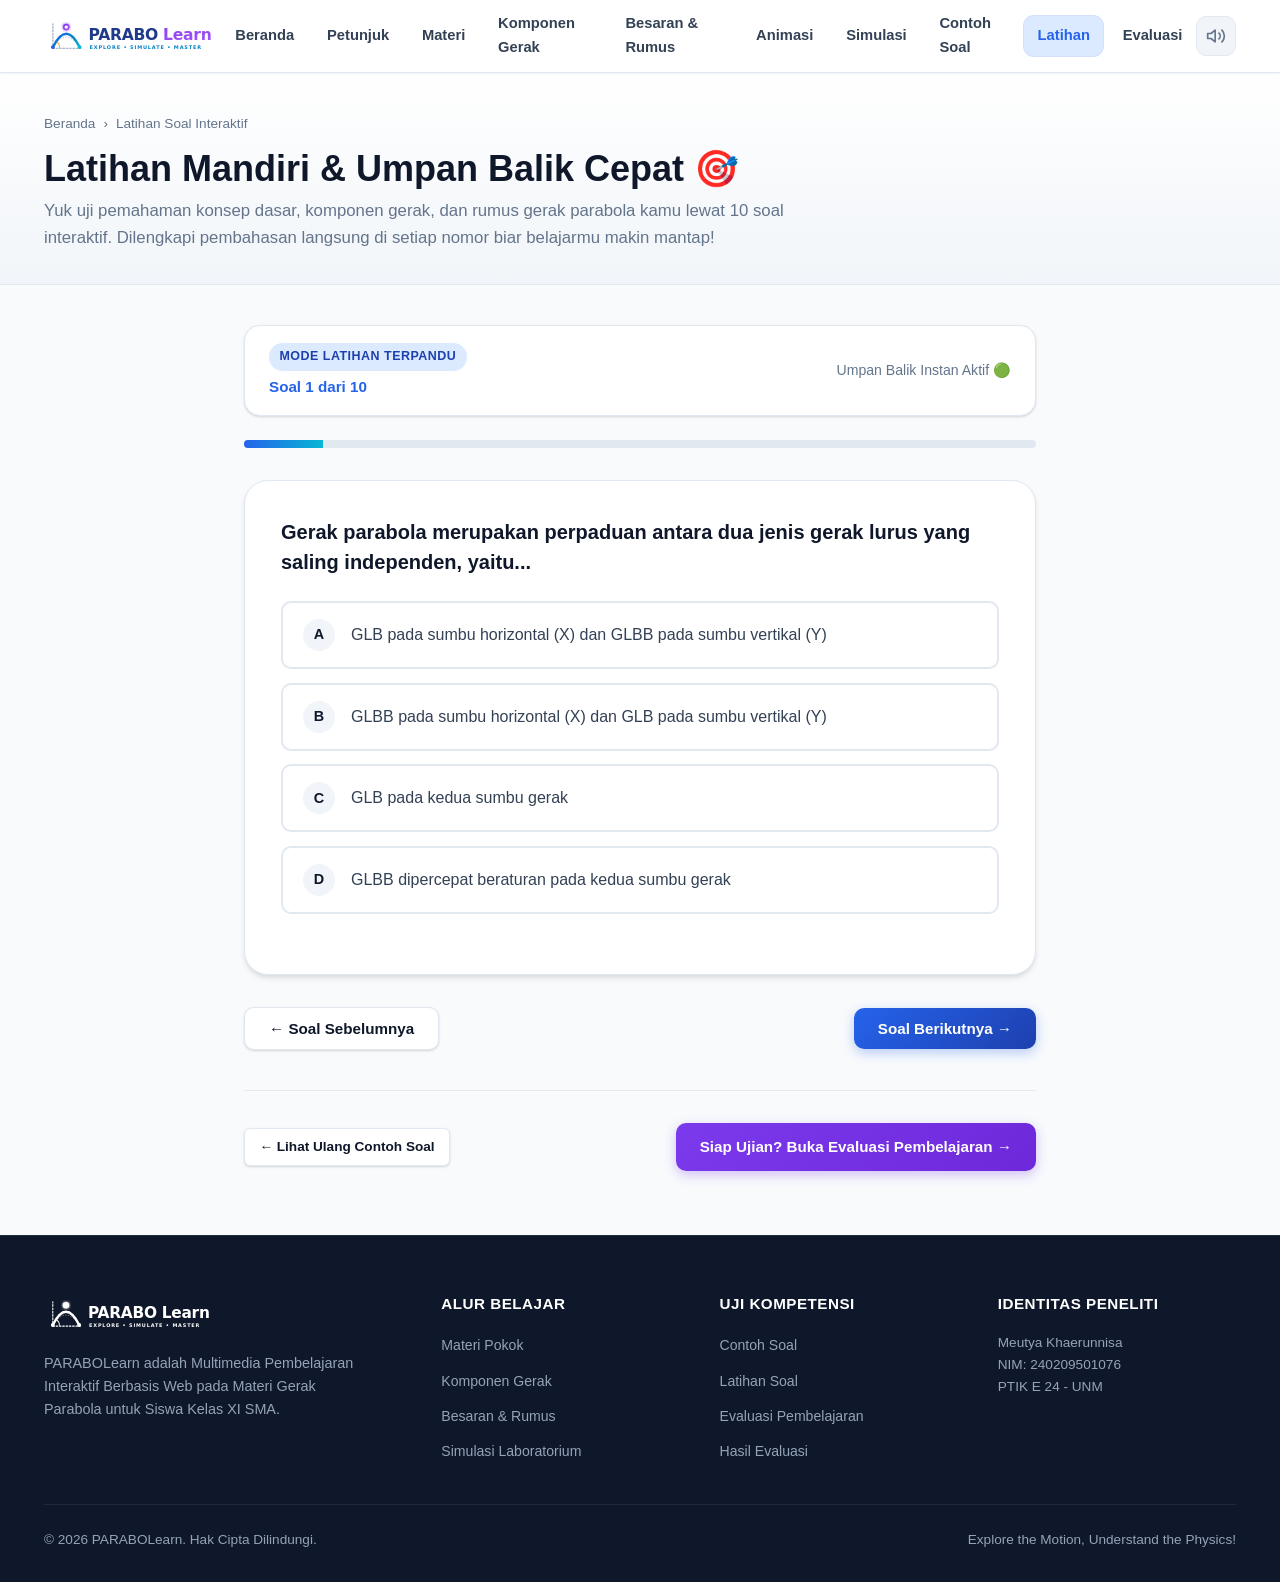
<file: pages/latihan.html>
<!DOCTYPE html>
<html lang="id">

<head>
  <meta charset="UTF-8">
  <meta name="viewport" content="width=device-width, initial-scale=1.0">
  <title>Latihan Soal Interaktif - PARABOLearn</title>
  <link rel="stylesheet" href="../css/style.css">
  <link rel="stylesheet" href="../css/responsive.css">
  <link rel="icon" type="image/svg+xml" href="../assets/logo/logo.svg">
  <style>
    .modal-overlay {
      display: none;
      position: fixed;
      top: 0;
      left: 0;
      right: 0;
      bottom: 0;
      background-color: rgba(15, 23, 42, 0.7);
      backdrop-filter: blur(6px);
      z-index: 9999;
      align-items: center;
      justify-content: center;
      padding: 1.5rem;
    }
  </style>
</head>

<body>

  <!-- Top Navigation Bar -->
  <header class="site-header">
    <div class="container nav-wrapper">
      <a href="../index.html" class="brand-logo" aria-label="PARABOLearn Beranda">
        <img src="../assets/logo/logo.svg" alt="Logo PARABOLearn">
      </a>

      <nav>
        <ul class="nav-menu">
          <li><a href="../index.html" class="nav-link">Beranda</a></li>
          <li><a href="petunjuk.html" class="nav-link">Petunjuk</a></li>
          <li><a href="materi.html" class="nav-link">Materi</a></li>
          <li><a href="komponen.html" class="nav-link">Komponen Gerak</a></li>
          <li><a href="besaran.html" class="nav-link">Besaran & Rumus</a></li>
          <li><a href="animasi.html" class="nav-link">Animasi</a></li>
          <li><a href="simulasi.html" class="nav-link">Simulasi</a></li>
          <li><a href="contoh-soal.html" class="nav-link">Contoh Soal</a></li>
          <li><a href="latihan.html" class="nav-link active">Latihan</a></li>
          <li><a href="evaluasi.html" class="nav-link">Evaluasi</a></li>
        </ul>
      </nav>

      <div class="nav-actions">
        <button class="sound-toggle-btn" aria-label="Toggle Suara" title="Aktif/Nonaktifkan Suara"></button>
        <button class="mobile-toggle" aria-label="Menu Navigasi Mobile">
          <span></span>
          <span></span>
          <span></span>
        </button>
      </div>
    </div>
  </header>



  <!-- Page Header -->
  <div class="page-hero">
    <div class="container">
      <nav class="breadcrumb" aria-label="Breadcrumb">
        <a href="../index.html">Beranda</a>
        <span>›</span>
        <span>Latihan Soal Interaktif</span>
      </nav>
      <h1 class="page-title">Latihan Mandiri & Umpan Balik Cepat 🎯</h1>
      <p class="page-subtitle">Yuk uji pemahaman konsep dasar, komponen gerak, dan rumus gerak parabola kamu lewat 10
        soal interaktif. Dilengkapi pembahasan langsung di setiap nomor biar belajarmu makin mantap!</p>
    </div>
  </div>

  <main class="container quiz-container" style="margin-bottom: 4rem;">
    <!-- Progress & Indicator Header Bar -->
    <div class="quiz-header-bar">
      <div>
        <span class="badge badge-primary" style="margin-bottom: 0.25rem;">Mode Latihan Terpandu</span>
        <div id="exercise-q-num" class="quiz-progress-text">Soal 1 dari 10</div>
      </div>
      <div style="font-size: 0.88rem; color: var(--text-muted);">
        Umpan Balik Instan Aktif 🟢
      </div>
    </div>

    <!-- Progress Track Bar -->
    <div class="quiz-progress-track">
      <div id="exercise-progress-fill" class="quiz-progress-fill"></div>
    </div>

    <!-- Active Question Card -->
    <div class="question-card">
      <h2 id="exercise-question-text" class="question-text">
        Memuat soal latihan...
      </h2>

      <!-- Radio / Tile Options List -->
      <div id="exercise-options-container" class="options-list">
        <!-- Rendered dynamically by exercise.js -->
      </div>

      <!-- Feedback Banner (Correct/Incorrect + Explanation) -->
      <div id="exercise-feedback" class="quiz-feedback"></div>
    </div>

    <!-- Navigation Buttons -->
    <div class="quiz-nav-actions">
      <button id="exercise-prev-btn" class="btn btn-secondary">
        <span>← Soal Sebelumnya</span>
      </button>
      <button id="exercise-next-btn" class="btn btn-primary">
        <span>Soal Berikutnya →</span>
      </button>
    </div>

    <!-- Tombol Alternatif Lanjut ke Evaluasi -->
    <div
      style="display: flex; justify-content: space-between; align-items: center; padding-top: 2rem; border-top: 1px solid var(--border-color); margin-top: 2.5rem;">
      <a href="contoh-soal.html" class="btn btn-secondary btn-sm">
        <span>← Lihat Ulang Contoh Soal</span>
      </a>
      <a href="evaluasi.html" class="btn btn-purple">
        <span>Siap Ujian? Buka Evaluasi Pembelajaran →</span>
      </a>
    </div>
  </main>

  <!-- Summary Modal at the End of Exercise -->
  <div id="exercise-summary-modal" class="modal-overlay">
    <div class="card" style="max-width: 520px; width: 100%; text-align: center; padding: 2.5rem 2rem;">
      <div style="font-size: 3rem; margin-bottom: 0.5rem;">🎉</div>
      <h2 style="font-size: 1.75rem; font-weight: 800; color: var(--text-main); margin-bottom: 0.5rem;">Latihan Soal
        Selesai!</h2>
      <p style="color: var(--text-muted); font-size: 0.95rem; margin-bottom: 1.5rem;">Hebat! Anda telah menyelesaikan
        seluruh 10 soal latihan mandiri.</p>

      <div
        style="background-color: var(--primary-light); padding: 1.25rem; border-radius: var(--radius-lg); margin-bottom: 1.5rem;">
        <div style="font-size: 0.85rem; font-weight: 700; color: var(--primary-dark); text-transform: uppercase;">Skor
          Latihan Anda:</div>
        <div id="summary-score"
          style="font-size: 3.2rem; font-weight: 900; color: var(--primary-deep); line-height: 1.1;">0</div>
        <div style="font-size: 0.9rem; color: var(--text-muted); margin-top: 0.25rem;">
          Benar: <strong id="summary-correct" style="color: var(--success-dark);">0</strong> | Salah: <strong
            id="summary-incorrect" style="color: var(--danger-dark);">0</strong>
        </div>
      </div>

      <div style="display: flex; flex-direction: column; gap: 0.75rem;">
        <a href="evaluasi.html" class="btn btn-primary btn-lg" style="width: 100%;">
          <span>Lanjut ke Evaluasi Pembelajaran (15 Soal) →</span>
        </a>
        <button onclick="location.reload()" class="btn btn-secondary" style="width: 100%;">
          <span>🔄 Ulangi Latihan Soal</span>
        </button>
      </div>
    </div>
  </div>

  <!-- Site Footer -->
  <footer class="site-footer">
    <div class="container">
      <div class="footer-grid">
        <div class="footer-brand">
          <img src="../assets/logo/logo.svg" alt="Logo PARABOLearn"
            style="height: 44px; filter: brightness(0) invert(1); margin-bottom: 1rem;">
          <p>PARABOLearn adalah Multimedia Pembelajaran Interaktif Berbasis Web pada Materi Gerak Parabola untuk Siswa
            Kelas XI SMA.</p>
        </div>
        <div class="footer-col">
          <h5>Alur Belajar</h5>
          <ul class="footer-links">
            <li><a href="materi.html">Materi Pokok</a></li>
            <li><a href="komponen.html">Komponen Gerak</a></li>
            <li><a href="besaran.html">Besaran & Rumus</a></li>
            <li><a href="simulasi.html">Simulasi Laboratorium</a></li>
          </ul>
        </div>
        <div class="footer-col">
          <h5>Uji Kompetensi</h5>
          <ul class="footer-links">
            <li><a href="contoh-soal.html">Contoh Soal</a></li>
            <li><a href="latihan.html">Latihan Soal</a></li>
            <li><a href="evaluasi.html">Evaluasi Pembelajaran</a></li>
            <li><a href="hasil.html">Hasil Evaluasi</a></li>
          </ul>
        </div>
        <div class="footer-col">
          <h5>Identitas Peneliti</h5>
          <p style="font-size:0.85rem; color:#94A3B8;">Meutya Khaerunnisa<br>NIM: 240209501076<br>PTIK E 24 - UNM</p>
        </div>
      </div>
      <div class="footer-bottom">
        <div>&copy; 2026 PARABOLearn. Hak Cipta Dilindungi.</div>
        <div>Explore the Motion, Understand the Physics!</div>
      </div>
    </div>
  </footer>

  <script src="../js/storage.js"></script>
  <script src="../js/main.js"></script>
  <script src="../js/exercise.js"></script>
  <script>
    document.addEventListener('DOMContentLoaded', () => {
      new ExerciseManager();
    });
  </script>
</body>

</html>
</file>
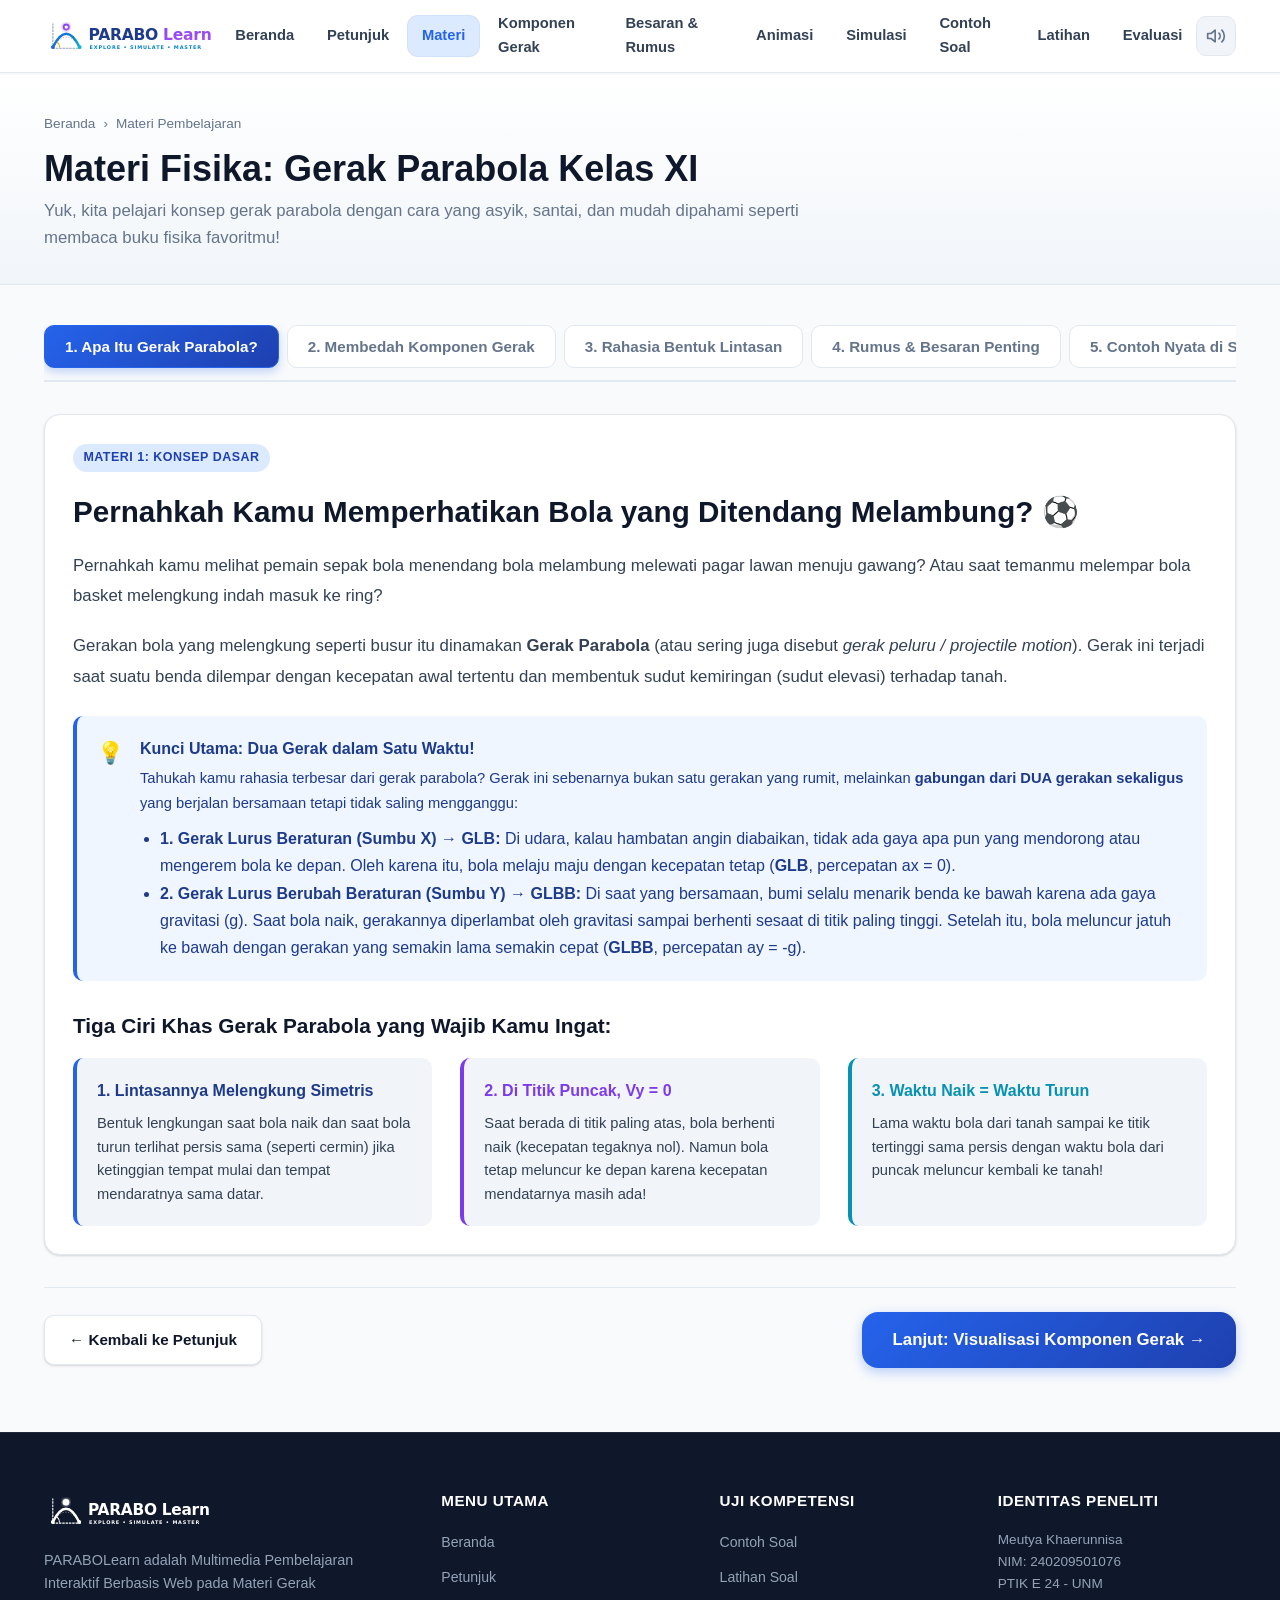
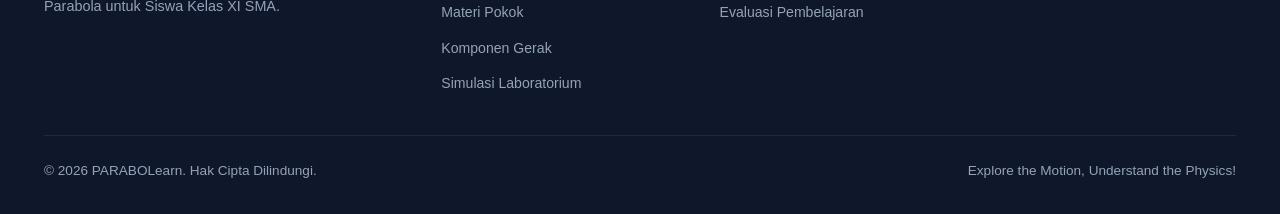
<file: pages/materi.html>
<!DOCTYPE html>
<html lang="id">

<head>
  <meta charset="UTF-8">
  <meta name="viewport" content="width=device-width, initial-scale=1.0">
  <title>Materi Pembelajaran - PARABOLearn</title>
  <link rel="stylesheet" href="../css/style.css">
  <link rel="stylesheet" href="../css/responsive.css">
  <link rel="icon" type="image/svg+xml" href="../assets/logo/logo.svg">
  <style>
    .topic-tab-nav {
      display: flex;
      gap: 0.5rem;
      overflow-x: auto;
      padding-bottom: 0.75rem;
      margin-bottom: 2rem;
      border-bottom: 2px solid var(--border-color);
      scrollbar-width: thin;
    }

    .topic-tab-btn {
      padding: 0.75rem 1.25rem;
      border-radius: var(--radius-md);
      font-size: 0.95rem;
      font-weight: 700;
      color: var(--text-muted);
      background-color: var(--bg-card);
      border: 1px solid var(--border-color);
      white-space: nowrap;
      transition: all var(--transition-fast);
      cursor: pointer;
    }

    .topic-tab-btn:hover {
      color: var(--primary);
      border-color: var(--primary-soft);
      background-color: var(--primary-light);
    }

    .topic-tab-btn.active {
      color: #FFFFFF;
      background: linear-gradient(135deg, var(--primary) 0%, var(--primary-dark) 100%);
      border-color: var(--primary);
      box-shadow: 0 4px 10px rgba(37, 99, 235, 0.25);
    }

    .topic-content-section {
      display: none;
      animation: fadeIn 0.3s ease;
    }

    .topic-content-section.active {
      display: block;
    }
  </style>
</head>

<body>

  <!-- Top Navigation Bar -->
  <header class="site-header">
    <div class="container nav-wrapper">
      <a href="../index.html" class="brand-logo" aria-label="PARABOLearn Beranda">
        <img src="../assets/logo/logo.svg" alt="Logo PARABOLearn">
      </a>

      <nav>
        <ul class="nav-menu">
          <li><a href="../index.html" class="nav-link">Beranda</a></li>
          <li><a href="petunjuk.html" class="nav-link">Petunjuk</a></li>
          <li><a href="materi.html" class="nav-link active">Materi</a></li>
          <li><a href="komponen.html" class="nav-link">Komponen Gerak</a></li>
          <li><a href="besaran.html" class="nav-link">Besaran & Rumus</a></li>
          <li><a href="animasi.html" class="nav-link">Animasi</a></li>
          <li><a href="simulasi.html" class="nav-link">Simulasi</a></li>
          <li><a href="contoh-soal.html" class="nav-link">Contoh Soal</a></li>
          <li><a href="latihan.html" class="nav-link">Latihan</a></li>
          <li><a href="evaluasi.html" class="nav-link">Evaluasi</a></li>
        </ul>
      </nav>

      <div class="nav-actions">
        <button class="sound-toggle-btn" aria-label="Toggle Suara" title="Aktif/Nonaktifkan Suara"></button>
        <button class="mobile-toggle" aria-label="Menu Navigasi Mobile">
          <span></span>
          <span></span>
          <span></span>
        </button>
      </div>
    </div>
  </header>



  <!-- Page Header -->
  <div class="page-hero">
    <div class="container">
      <nav class="breadcrumb" aria-label="Breadcrumb">
        <a href="../index.html">Beranda</a>
        <span>›</span>
        <span>Materi Pembelajaran</span>
      </nav>
      <h1 class="page-title">Materi Fisika: Gerak Parabola Kelas XI</h1>
      <p class="page-subtitle">Yuk, kita pelajari konsep gerak parabola dengan cara yang asyik, santai, dan mudah
        dipahami seperti membaca buku fisika favoritmu!</p>
    </div>
  </div>

  <main class="container" style="margin-bottom: 4rem;">
    <!-- Interactive Tabs for 5 Materials -->
    <div class="topic-tab-nav" role="tablist">
      <button class="topic-tab-btn active" data-tab="tab-materi-1" role="tab">1. Apa Itu Gerak Parabola?</button>
      <button class="topic-tab-btn" data-tab="tab-materi-2" role="tab">2. Membedah Komponen Gerak</button>
      <button class="topic-tab-btn" data-tab="tab-materi-3" role="tab">3. Rahasia Bentuk Lintasan</button>
      <button class="topic-tab-btn" data-tab="tab-materi-4" role="tab">4. Rumus & Besaran Penting</button>
      <button class="topic-tab-btn" data-tab="tab-materi-5" role="tab">5. Contoh Nyata di Sekitar Kita</button>
    </div>

    <!-- ==========================================
         MATERI 1: PENGERTIAN GERAK PARABOLA
         ========================================== -->
    <section id="tab-materi-1" class="topic-content-section active">
      <div class="card" style="margin-bottom: 2rem;">
        <div class="badge badge-primary" style="margin-bottom: 1rem;">Materi 1: Konsep Dasar</div>
        <h2 style="font-size: 1.85rem; font-weight: 800; color: var(--text-main); margin-bottom: 1rem;">Pernahkah Kamu
          Memperhatikan Bola yang Ditendang Melambung? ⚽</h2>

        <p style="font-size: 1.05rem; line-height: 1.8; margin-bottom: 1.25rem;">
          Pernahkah kamu melihat pemain sepak bola menendang bola melambung melewati pagar lawan menuju gawang? Atau
          saat temanmu melempar bola basket melengkung indah masuk ke ring?
        </p>

        <p style="font-size: 1.05rem; line-height: 1.8; margin-bottom: 1.25rem;">
          Gerakan bola yang melengkung seperti busur itu dinamakan <strong>Gerak Parabola</strong> (atau sering juga
          disebut <em>gerak peluru / projectile motion</em>). Gerak ini terjadi saat suatu benda dilempar dengan
          kecepatan awal tertentu dan membentuk sudut kemiringan (sudut elevasi) terhadap tanah.
        </p>

        <div class="callout callout-info">
          <div class="callout-icon">💡</div>
          <div class="callout-content">
            <h4>Kunci Utama: Dua Gerak dalam Satu Waktu!</h4>
            <p style="line-height: 1.7;">
              Tahukah kamu rahasia terbesar dari gerak parabola? Gerak ini sebenarnya bukan satu gerakan yang rumit,
              melainkan <strong>gabungan dari DUA gerakan sekaligus</strong> yang berjalan bersamaan tetapi tidak saling
              mengganggu:
            </p>
            <ul style="margin-top: 0.6rem; padding-left: 1.25rem; line-height: 1.7;">
              <li><strong>1. Gerak Lurus Beraturan (Sumbu X) &rarr; GLB:</strong> Di udara, kalau hambatan angin
                diabaikan, tidak ada gaya apa pun yang mendorong atau mengerem bola ke depan. Oleh karena itu, bola
                melaju maju dengan kecepatan tetap (<strong>GLB</strong>, percepatan ax = 0).</li>
              <li><strong>2. Gerak Lurus Berubah Beraturan (Sumbu Y) &rarr; GLBB:</strong> Di saat yang bersamaan, bumi
                selalu
                menarik benda ke bawah karena ada gaya gravitasi (g). Saat bola naik, gerakannya diperlambat oleh
                gravitasi sampai berhenti sesaat di titik paling tinggi. Setelah itu, bola meluncur jatuh ke bawah
                dengan gerakan yang semakin lama semakin cepat (<strong>GLBB</strong>, percepatan ay = -g).</li>
            </ul>
          </div>
        </div>

        <h3 style="font-size: 1.3rem; font-weight: 700; margin: 1.75rem 0 1rem; color: var(--text-main);">Tiga Ciri Khas
          Gerak Parabola yang Wajib Kamu Ingat:</h3>
        <div class="grid-3">
          <div
            style="background-color: var(--bg-alt); padding: 1.25rem; border-radius: var(--radius-md); border-left: 4px solid var(--primary);">
            <h4 style="font-size: 1rem; font-weight: 700; color: var(--primary-deep); margin-bottom: 0.5rem;">1.
              Lintasannya Melengkung Simetris</h4>
            <p style="font-size: 0.92rem; color: var(--text-body); line-height: 1.6;">Bentuk lengkungan saat bola naik
              dan saat bola turun terlihat persis sama (seperti cermin) jika ketinggian tempat mulai dan tempat
              mendaratnya sama datar.</p>
          </div>

          <div
            style="background-color: var(--bg-alt); padding: 1.25rem; border-radius: var(--radius-md); border-left: 4px solid var(--purple);">
            <h4 style="font-size: 1rem; font-weight: 700; color: var(--purple); margin-bottom: 0.5rem;">2. Di Titik
              Puncak, Vy = 0</h4>
            <p style="font-size: 0.92rem; color: var(--text-body); line-height: 1.6;">Saat berada di titik paling atas,
              bola berhenti naik (kecepatan tegaknya nol). Namun bola tetap meluncur ke depan karena kecepatan
              mendatarnya masih ada!</p>
          </div>

          <div
            style="background-color: var(--bg-alt); padding: 1.25rem; border-radius: var(--radius-md); border-left: 4px solid var(--cyan-dark);">
            <h4 style="font-size: 1rem; font-weight: 700; color: var(--cyan-dark); margin-bottom: 0.5rem;">3. Waktu Naik
              = Waktu Turun</h4>
            <p style="font-size: 0.92rem; color: var(--text-body); line-height: 1.6;">Lama waktu bola dari tanah sampai
              ke titik tertinggi sama persis dengan waktu bola dari puncak meluncur kembali ke tanah!</p>
          </div>
        </div>
      </div>
    </section>

    <!-- ==========================================
         MATERI 2: KOMPONEN GERAK PARABOLA
         ========================================== -->
    <section id="tab-materi-2" class="topic-content-section">
      <div class="card" style="margin-bottom: 2rem;">
        <div class="badge badge-cyan" style="margin-bottom: 1rem;">Materi 2: Membedah Komponen Gerak</div>
        <h2 style="font-size: 1.85rem; font-weight: 800; color: var(--text-main); margin-bottom: 1rem;">Mengapa
          Kecepatan Awal Harus Dipecah Jadi Dua? 📐</h2>

        <p style="font-size: 1.05rem; line-height: 1.8; margin-bottom: 1.25rem;">
          Bayangkan kamu melempar batu dengan kecepatan awal <strong>v₀</strong> ke arah miring dengan sudut kemiringan
          <strong>θ</strong> terhadap tanah. Kecepatan miring ini punya dua tugas sekaligus: <em>mendorong benda maju ke
            depan</em> dan <em>mengangkat benda melambung ke atas</em>.
        </p>
        <p style="font-size: 1.05rem; line-height: 1.8; margin-bottom: 1.25rem;">
          Supaya mudah dihitung, para ilmuwan fisika memecah kecepatan awal miring ini menjadi dua bagian menggunakan
          trigonometri dasar:
        </p>

        <div class="grid-2" style="margin-bottom: 1.5rem;">
          <div class="formula-card">
            <div class="formula-name">1. Kecepatan Mendatar (Sumbu X)</div>
            <div class="formula-equation">v₀x = v₀ cos θ</div>
            <p class="formula-desc" style="line-height: 1.6;">
              Ini adalah kecepatan maju ke depan. Karena di udara tidak ada gaya yang menghambat gerak mendatar, maka
              nilainya <strong>SELALU SAMA / KONSTAN</strong> di detik mana pun:<br>
              <strong>Vx = v₀ cos θ (Tetap, GLB)</strong>
            </p>
          </div>

          <div class="formula-card">
            <div class="formula-name">2. Kecepatan Tegak (Sumbu Y)</div>
            <div class="formula-equation">v₀y = v₀ sin θ</div>
            <p class="formula-desc" style="line-height: 1.6;">
              Ini adalah kecepatan melambung ke atas. Karena ditarik gravitasi bumi (g), nilainya <strong>BERUBAH SETIAP
                DETIK</strong>:<br>
              <strong>Vy = v₀ sin θ - g × t (GLBB)</strong>
            </p>
          </div>
        </div>

        <div class="callout callout-warning">
          <div class="callout-icon">🚨</div>
          <div class="callout-content">
            <h4>Awas Terkecoh! Pertanyaan yang Sering Muncul di Ujian:</h4>
            <p style="line-height: 1.7;">
              <em>"Berapakah kecepatan benda di titik puncak tertinggi?"</em><br>
              Banyak siswa yang menjawab <strong>0</strong>. Itu keliru! Yang bernilai nol hanyalah kecepatan tegaknya
              (<strong>Vy = 0</strong>). Benda masih punya kecepatan mendatar (<strong>Vx = v₀ cos θ</strong>). Jadi di
              titik puncak, kelajuan totalnya adalah <strong>v = v₀ cos θ</strong> dan arahnya murni mendatar!
            </p>
          </div>
        </div>
      </div>
    </section>

    <!-- ==========================================
         MATERI 3: KARAKTERISTIK LINTASAN
         ========================================== -->
    <section id="tab-materi-3" class="topic-content-section">
      <div class="card" style="margin-bottom: 2rem;">
        <div class="badge badge-purple" style="margin-bottom: 1rem;">Materi 3: Rahasia Bentuk Lintasan</div>
        <h2 style="font-size: 1.85rem; font-weight: 800; color: var(--text-main); margin-bottom: 1rem;">Sudut Berapa
          yang Menghasilkan Lemparan Terjauh? 🎯</h2>

        <p style="font-size: 1.05rem; line-height: 1.8; margin-bottom: 1.25rem;">
          Jauh atau dekatnya lemparanmu ternyata sangat ditentukan oleh dua hal: <strong>seberapa kencang lemparan
            awalmu (v₀)</strong> dan <strong>sudut kemiringan lemparanmu (θ)</strong>.
        </p>

        <div class="grid-2" style="margin-bottom: 1.5rem;">
          <div class="card" style="background-color: var(--bg-alt); border-top: 4px solid var(--primary);">
            <h3 style="font-size: 1.15rem; font-weight: 700; margin-bottom: 0.75rem;">🌟 Sudut Emas: 45 Derajat!</h3>
            <p style="font-size: 0.95rem; color: var(--text-body); line-height: 1.7;">
              Jika kamu ingin melempar benda sejauh mungkin di tanah datar tanpa hambatan angin, gunakanlah
              <strong>sudut 45°</strong>!
            </p>
            <ul style="padding-left: 1.25rem; font-size: 0.92rem; margin-top: 0.5rem; line-height: 1.7;">
              <li><strong>Sudut terlalu kecil (&lt; 45°):</strong> Bolanya meluncur cepat ke depan, tapi lintasannya
                terlalu ceper sehingga cepat sekali jatuh mencium tanah.</li>
              <li><strong>Sudut terlalu besar (&gt; 45°):</strong> Bolanya melambung sangat tinggi ke langit, tapi
                tenaganya habis untuk naik ke atas sehingga jarak majunya pendek.</li>
              <li><strong>Pada sudut 45°:</strong> Tenaga dorong maju dan tenaga lambung ke atas terbagi dengan sangat
                pas dan seimbang!</li>
            </ul>
          </div>

          <div class="card" style="background-color: var(--bg-alt); border-top: 4px solid var(--cyan-dark);">
            <h3 style="font-size: 1.15rem; font-weight: 700; margin-bottom: 0.75rem;">👯 Fakta Unik: Sudut Kembar
              (Berpenyiku)</h3>
            <p style="font-size: 0.95rem; color: var(--text-body); line-height: 1.7;">
              Coba bayangkan: kamu menembak dengan sudut <strong>30°</strong>, lalu temanmu menembak dengan sudut
              <strong>60°</strong> memakai kecepatan awal yang sama. Di manakah peluru kalian jatuh?
            </p>
            <p style="font-size: 0.95rem; color: var(--text-body); line-height: 1.7; margin-top: 0.5rem;">
              Jawabannya: <strong>Tepat di titik yang sama!</strong> Selama jumlah kedua sudut adalah
              <strong>90°</strong> (seperti 30° & 60°, atau 15° & 75°), jarak jangkauan mendatarnya akan sama persis.
              Bedanya, yang sudut 60° melambung lebih tinggi dan lebih lama di udara.
            </p>
          </div>
        </div>
      </div>
    </section>

    <!-- ==========================================
         MATERI 4: BESARAN-BESARAN UTAMA
         ========================================== -->
    <section id="tab-materi-4" class="topic-content-section">
      <div class="card" style="margin-bottom: 2rem;">
        <div class="badge badge-primary" style="margin-bottom: 1rem;">Materi 4: Rumus Praktis</div>
        <h2 style="font-size: 1.85rem; font-weight: 800; color: var(--text-main); margin-bottom: 1rem;">Besaran dan
          Rumus yang Sering Ditanyakan dalam Soal 🧮</h2>

        <p style="font-size: 1.05rem; line-height: 1.8; margin-bottom: 1.5rem;">
          Supaya kamu tidak sekadar menghafal rumus, yuk kita pahami arti dari masing-masing rumus dengan cerita yang
          masuk akal:
        </p>

        <div class="grid-2" style="margin-bottom: 1.5rem;">
          <!-- Rumus 1 -->
          <div class="formula-card">
            <div class="formula-name">1. Waktu Menuju Titik Puncak</div>
            <div class="formula-equation">t puncak = (v₀ × sin θ) / g</div>
            <p class="formula-desc" style="line-height: 1.6;">
              <strong>Artinya:</strong> Kecepatan naik awal (v₀ sin θ) secara bertahap dikurangi oleh gravitasi (g).
              Waktu yang dibutuhkan sampai bola berhenti naik adalah kecepatan awal dibagi nilai gravitasi.
            </p>
          </div>

          <!-- Rumus 2 -->
          <div class="formula-card">
            <div class="formula-name">2. Waktu Total di Udara</div>
            <div class="formula-equation">t total = 2 × t puncak</div>
            <p class="formula-desc" style="line-height: 1.6;">
              <strong>Artinya:</strong> Karena waktu naik sama dengan waktu turun, maka waktu total bola melayang di
              udara sampai mendarat kembali tinggal dikali dua saja: <code>(2 × v₀ sin θ) / g</code>.
            </p>
          </div>

          <!-- Rumus 3 -->
          <div class="formula-card">
            <div class="formula-name">3. Ketinggian Maksimum (H maks)</div>
            <div class="formula-equation">H maks = (v₀² × sin² θ) / (2g)</div>
            <p class="formula-desc" style="line-height: 1.6;">
              <strong>Artinya:</strong> Titik paling tinggi yang bisa digapai benda sebelum ia berbalik arah meluncur
              turun ke bawah tanah.
            </p>
          </div>

          <!-- Rumus 4 -->
          <div class="formula-card">
            <div class="formula-name">4. Jarak Jangkauan Terjauh (R)</div>
            <div class="formula-equation">R = (v₀² × sin 2θ) / g</div>
            <p class="formula-desc" style="line-height: 1.6;">
              <strong>Artinya:</strong> Jarak mendatar terjauh dari tempat awal benda diluncurkan sampai menyentuh tanah
              kembali. Nilai R ini paling besar saat sudut θ = 45°.
            </p>
          </div>
        </div>

        <div class="card" style="background-color: var(--bg-alt);">
          <h4 style="font-size: 1rem; font-weight: 700; color: var(--text-main); margin-bottom: 0.75rem;">Kamus Simbol
            Sederhana:</h4>
          <div class="grid-3" style="font-size: 0.92rem; line-height: 1.6;">
            <div>• <strong>v₀</strong> : Kecepatan awal (m/s)</div>
            <div>• <strong>θ</strong> : Sudut elevasi / kemiringan (°)</div>
            <div>• <strong>g</strong> : Gravitasi bumi (biasanya 9,8 atau 10 m/s²)</div>
            <div>• <strong>t</strong> : Waktu tempuh (sekon)</div>
            <div>• <strong>H maks</strong> : Tinggi puncak (meter)</div>
            <div>• <strong>R</strong> : Jarak jangkauan terjauh (meter)</div>
          </div>
        </div>
      </div>
    </section>

    <!-- ==========================================
         MATERI 5: PENERAPAN DALAM KEHIDUPAN SEHARI-HARI
         ========================================== -->
    <section id="tab-materi-5" class="topic-content-section">
      <div class="card" style="margin-bottom: 2rem;">
        <div class="badge badge-success" style="margin-bottom: 1rem;">Materi 5: Penerapan Nyata</div>
        <h2 style="font-size: 1.85rem; font-weight: 800; color: var(--text-main); margin-bottom: 1rem;">Gerak Parabola
          Ada di Sekitar Kita! 🌍</h2>

        <p style="font-size: 1.05rem; line-height: 1.8; margin-bottom: 1.5rem;">
          Kamu tidak perlu menjadi astronot untuk melihat gerak parabola. Fenomena ini ada di kegiatan sehari-hari yang
          sangat sering kita jumpai:
        </p>

        <div class="grid-2">
          <!-- Contoh 1: Sepak Bola -->
          <div class="card">
            <div
              style="border-radius: var(--radius-md); overflow: hidden; margin-bottom: 1rem; border: 1px solid var(--border-color);">
              <img src="../assets/images/sepak-bola.svg" alt="Ilustrasi Tendangan Bebas Sepak Bola" width="400"
                height="260">
            </div>
            <h3 style="font-size: 1.2rem; font-weight: 700; color: var(--text-main); margin-bottom: 0.5rem;">1.
              Tendangan Melambung Sepak Bola</h3>
            <p style="font-size: 0.95rem; color: var(--text-body); line-height: 1.7;">
              Saat pemain mengambil tendangan bebas, bola ditendang melambung melewati kepala pagar betis lawan. Bola
              naik melewati titik tertinggi lalu menukik turun masuk ke gawang.
            </p>
          </div>

          <!-- Contoh 2: Basket -->
          <div class="card">
            <div
              style="border-radius: var(--radius-md); overflow: hidden; margin-bottom: 1rem; border: 1px solid var(--border-color);">
              <img src="../assets/images/bola-basket.svg" alt="Ilustrasi Lemparan Bola Basket" width="400" height="260">
            </div>
            <h3 style="font-size: 1.2rem; font-weight: 700; color: var(--text-main); margin-bottom: 0.5rem;">2. Tembakan
              Tiga Angka Bola Basket</h3>
            <p style="font-size: 0.95rem; color: var(--text-body); line-height: 1.7;">
              Pemain basket sengaja melempar bola dengan lengkungan busur tinggi. Lengkungan ini membuat bola masuk ke
              ring basket dengan sudut yang lebih tegak, sehingga peluang bola masuk jaring jadi lebih besar!
            </p>
          </div>

          <!-- Contoh 3: Selang Air -->
          <div class="card">
            <div
              style="border-radius: var(--radius-md); overflow: hidden; margin-bottom: 1rem; border: 1px solid var(--border-color);">
              <img src="../assets/images/selang-air.svg" alt="Ilustrasi Pancaran Selang Air" width="400" height="260">
            </div>
            <h3 style="font-size: 1.2rem; font-weight: 700; color: var(--text-main); margin-bottom: 0.5rem;">3. Pancaran
              Air Pemadam Kebakaran</h3>
            <p style="font-size: 0.95rem; color: var(--text-body); line-height: 1.7;">
              Ketika petugas pemadam menyemprotkan air ke lantai atas gedung, air yang keluar dari ujung selang
              membentuk pancaran melengkung parabola akibat pengaruh gaya gravitasi bumi.
            </p>
          </div>

          <!-- Contoh 4: Meriam -->
          <div class="card">
            <div
              style="border-radius: var(--radius-md); overflow: hidden; margin-bottom: 1rem; border: 1px solid var(--border-color);">
              <img src="../assets/images/meriam.svg" alt="Ilustrasi Lintasan Peluru Meriam" width="400" height="260">
            </div>
            <h3 style="font-size: 1.2rem; font-weight: 700; color: var(--text-main); margin-bottom: 0.5rem;">4. Meriam
              dan Roket Air Siswa</h3>
            <p style="font-size: 0.95rem; color: var(--text-body); line-height: 1.7;">
              Saat lomba roket air di sekolah atau penembakan meriam artileri, laras peluncur dimiringkan mendekati
              sudut 45° agar roket air bisa mendarat di jarak paling jauh di lapangan!
            </p>
          </div>
        </div>
      </div>
    </section>

    <!-- Bottom Navigation Bar between steps -->
    <div
      style="display: flex; justify-content: space-between; align-items: center; padding-top: 1.5rem; border-top: 1px solid var(--border-color);">
      <a href="petunjuk.html" class="btn btn-secondary">
        <span>← Kembali ke Petunjuk</span>
      </a>
      <a href="komponen.html" class="btn btn-primary btn-lg">
        <span>Lanjut: Visualisasi Komponen Gerak →</span>
      </a>
    </div>
  </main>

  <!-- Site Footer -->
  <footer class="site-footer">
    <div class="container">
      <div class="footer-grid">
        <div class="footer-brand">
          <img src="../assets/logo/logo.svg" alt="Logo PARABOLearn"
            style="height: 44px; filter: brightness(0) invert(1); margin-bottom: 1rem;">
          <p>PARABOLearn adalah Multimedia Pembelajaran Interaktif Berbasis Web pada Materi Gerak Parabola untuk Siswa
            Kelas XI SMA.</p>
        </div>
        <div class="footer-col">
          <h5>Menu Utama</h5>
          <ul class="footer-links">
            <li><a href="../index.html">Beranda</a></li>
            <li><a href="petunjuk.html">Petunjuk</a></li>
            <li><a href="materi.html">Materi Pokok</a></li>
            <li><a href="komponen.html">Komponen Gerak</a></li>
            <li><a href="simulasi.html">Simulasi Laboratorium</a></li>
          </ul>
        </div>
        <div class="footer-col">
          <h5>Uji Kompetensi</h5>
          <ul class="footer-links">
            <li><a href="contoh-soal.html">Contoh Soal</a></li>
            <li><a href="latihan.html">Latihan Soal</a></li>
            <li><a href="evaluasi.html">Evaluasi Pembelajaran</a></li>
          </ul>
        </div>
        <div class="footer-col">
          <h5>Identitas Peneliti</h5>
          <p style="font-size:0.85rem; color:#94A3B8;">Meutya Khaerunnisa<br>NIM: 240209501076<br>PTIK E 24 - UNM</p>
        </div>
      </div>
      <div class="footer-bottom">
        <div>&copy; 2026 PARABOLearn. Hak Cipta Dilindungi.</div>
        <div>Explore the Motion, Understand the Physics!</div>
      </div>
    </div>
  </footer>

  <script src="../js/storage.js"></script>
  <script src="../js/main.js"></script>
  <script>
    // Tab Switching Logic for Materi
    const tabBtns = document.querySelectorAll('.topic-tab-btn');
    const tabSections = document.querySelectorAll('.topic-content-section');

    tabBtns.forEach(btn => {
      btn.addEventListener('click', () => {
        const targetId = btn.getAttribute('data-tab');

        tabBtns.forEach(b => b.classList.remove('active'));
        tabSections.forEach(s => s.classList.remove('active'));

        btn.classList.add('active');
        const targetSection = document.getElementById(targetId);
        if (targetSection) targetSection.classList.add('active');

        if (window.SoundEffects) SoundEffects.playClick();
      });
    });
  </script>
</body>

</html>
</file>
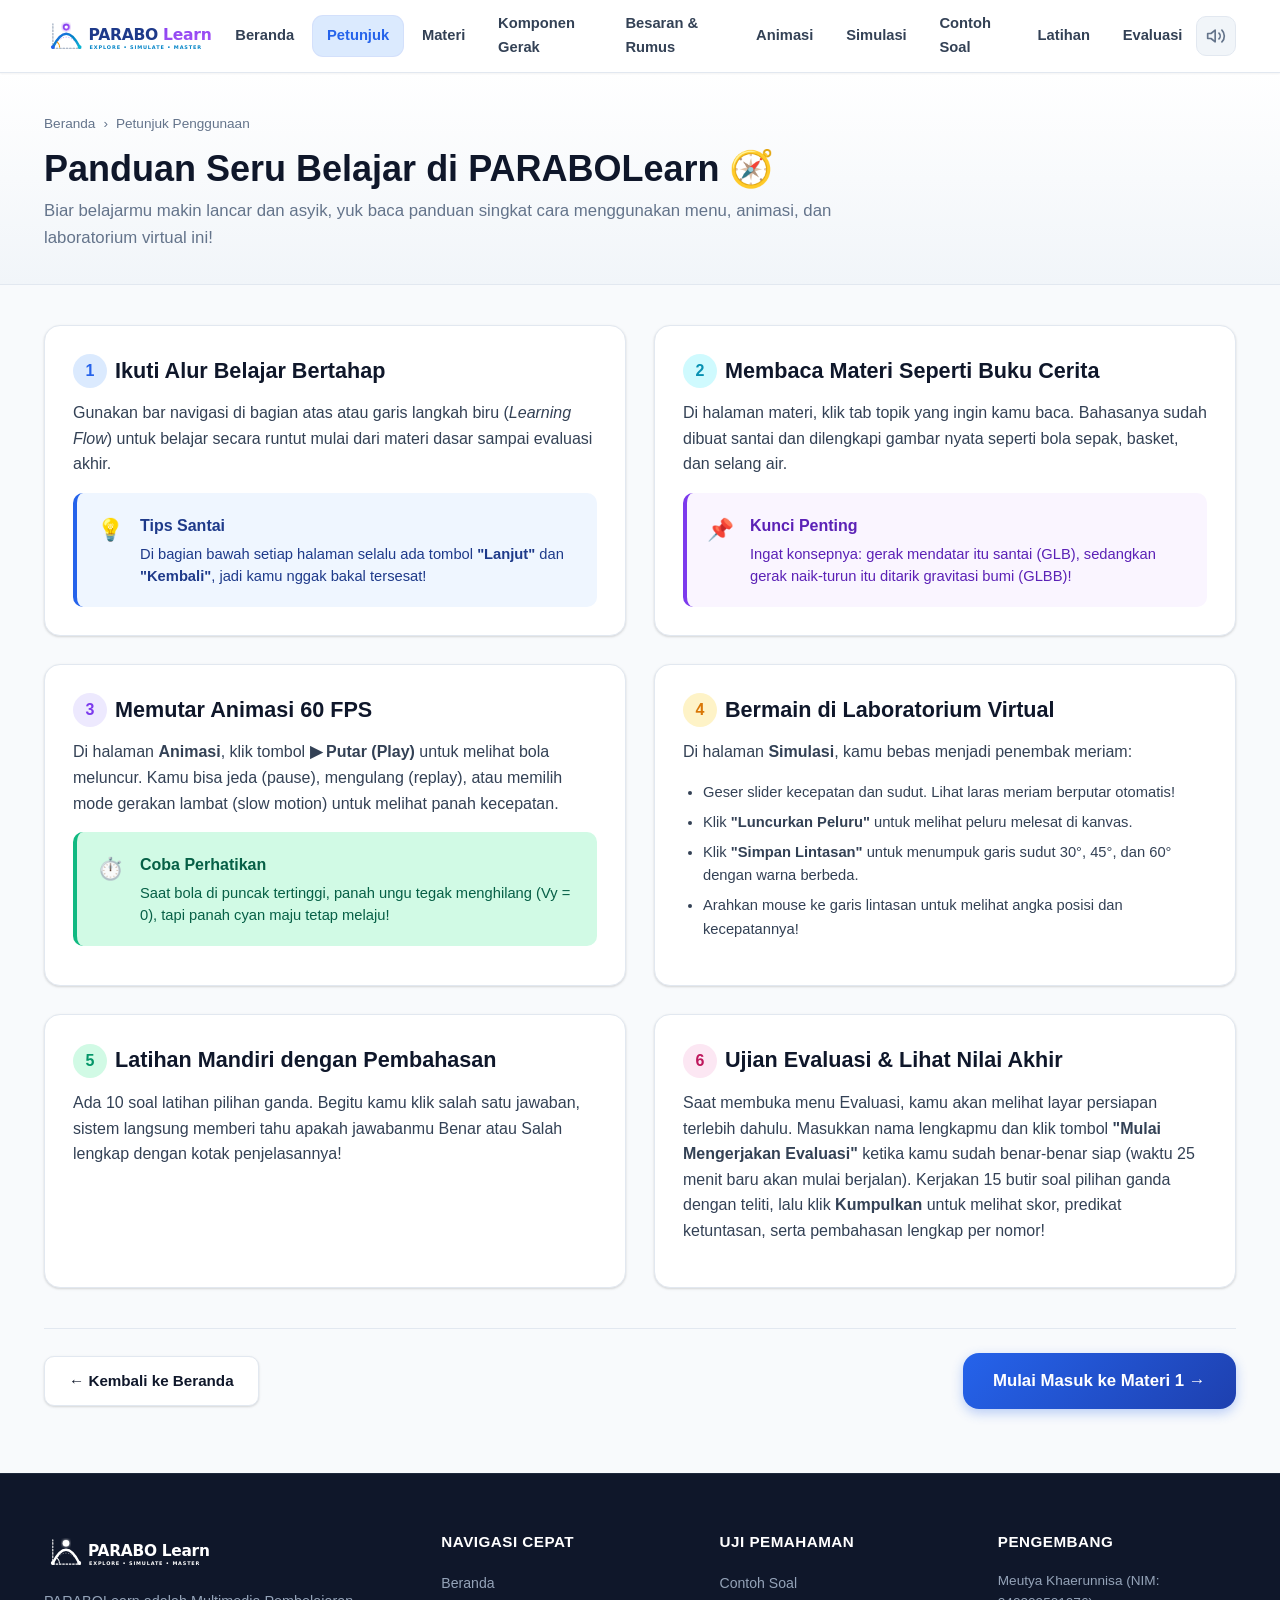
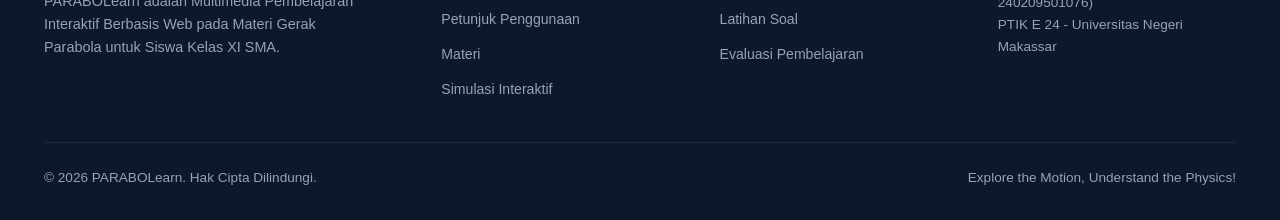
<file: pages/petunjuk.html>
<!DOCTYPE html>
<html lang="id">

<head>
  <meta charset="UTF-8">
  <meta name="viewport" content="width=device-width, initial-scale=1.0">
  <title>Petunjuk Penggunaan - PARABOLearn</title>
  <link rel="stylesheet" href="../css/style.css">
  <link rel="stylesheet" href="../css/responsive.css">
  <link rel="icon" type="image/svg+xml" href="../assets/logo/logo.svg">
</head>

<body>

  <!-- Top Navigation Bar -->
  <header class="site-header">
    <div class="container nav-wrapper">
      <a href="../index.html" class="brand-logo" aria-label="PARABOLearn Beranda">
        <img src="../assets/logo/logo.svg" alt="Logo PARABOLearn">
      </a>

      <nav>
        <ul class="nav-menu">
          <li><a href="../index.html" class="nav-link">Beranda</a></li>
          <li><a href="petunjuk.html" class="nav-link active">Petunjuk</a></li>
          <li><a href="materi.html" class="nav-link">Materi</a></li>
          <li><a href="komponen.html" class="nav-link">Komponen Gerak</a></li>
          <li><a href="besaran.html" class="nav-link">Besaran & Rumus</a></li>
          <li><a href="animasi.html" class="nav-link">Animasi</a></li>
          <li><a href="simulasi.html" class="nav-link">Simulasi</a></li>
          <li><a href="contoh-soal.html" class="nav-link">Contoh Soal</a></li>
          <li><a href="latihan.html" class="nav-link">Latihan</a></li>
          <li><a href="evaluasi.html" class="nav-link">Evaluasi</a></li>
        </ul>
      </nav>

      <div class="nav-actions">
        <button class="sound-toggle-btn" aria-label="Toggle Suara" title="Aktif/Nonaktifkan Suara"></button>
        <button class="mobile-toggle" aria-label="Menu Navigasi Mobile">
          <span></span>
          <span></span>
          <span></span>
        </button>
      </div>
    </div>
  </header>



  <!-- Page Header -->
  <div class="page-hero">
    <div class="container">
      <nav class="breadcrumb" aria-label="Breadcrumb">
        <a href="../index.html">Beranda</a>
        <span>›</span>
        <span>Petunjuk Penggunaan</span>
      </nav>
      <h1 class="page-title">Panduan Seru Belajar di PARABOLearn 🧭</h1>
      <p class="page-subtitle">Biar belajarmu makin lancar dan asyik, yuk baca panduan singkat cara menggunakan menu,
        animasi, dan laboratorium virtual ini!</p>
    </div>
  </div>

  <main class="container" style="margin-bottom: 4rem;">
    <!-- Step by Step Guides -->
    <div class="grid-2" style="margin-bottom: 2.5rem;">
      <!-- Step 1: Navigasi -->
      <div class="card">
        <div class="card-title">
          <span
            style="display:inline-flex; align-items:center; justify-content:center; width:34px; height:34px; border-radius:50%; background:var(--primary-soft); color:var(--primary); font-size:1rem; font-weight:800;">1</span>
          Ikuti Alur Belajar Bertahap
        </div>
        <p style="color:var(--text-body); margin-bottom:1rem; line-height:1.6;">Gunakan bar navigasi di bagian atas atau
          garis langkah biru (<em>Learning Flow</em>) untuk belajar secara runtut mulai dari materi dasar sampai
          evaluasi akhir.</p>
        <div class="callout callout-info" style="margin:0;">
          <div class="callout-icon">💡</div>
          <div class="callout-content">
            <h4>Tips Santai</h4>
            <p>Di bagian bawah setiap halaman selalu ada tombol <strong>"Lanjut"</strong> dan
              <strong>"Kembali"</strong>, jadi kamu nggak bakal tersesat!
            </p>
          </div>
        </div>
      </div>

      <!-- Step 2: Mempelajari Materi -->
      <div class="card">
        <div class="card-title">
          <span
            style="display:inline-flex; align-items:center; justify-content:center; width:34px; height:34px; border-radius:50%; background:var(--cyan-soft); color:var(--cyan-dark); font-size:1rem; font-weight:800;">2</span>
          Membaca Materi Seperti Buku Cerita
        </div>
        <p style="color:var(--text-body); margin-bottom:1rem; line-height:1.6;">Di halaman materi, klik tab topik yang
          ingin kamu baca. Bahasanya sudah dibuat santai dan dilengkapi gambar nyata seperti bola sepak, basket, dan
          selang air.</p>
        <div class="callout callout-purple" style="margin:0;">
          <div class="callout-icon">📌</div>
          <div class="callout-content">
            <h4>Kunci Penting</h4>
            <p>Ingat konsepnya: gerak mendatar itu santai (GLB), sedangkan gerak naik-turun itu ditarik gravitasi bumi
              (GLBB)!</p>
          </div>
        </div>
      </div>

      <!-- Step 3: Menjalankan Animasi -->
      <div class="card">
        <div class="card-title">
          <span
            style="display:inline-flex; align-items:center; justify-content:center; width:34px; height:34px; border-radius:50%; background:var(--purple-soft); color:var(--purple); font-size:1rem; font-weight:800;">3</span>
          Memutar Animasi 60 FPS
        </div>
        <p style="color:var(--text-body); margin-bottom:1rem; line-height:1.6;">Di halaman <strong>Animasi</strong>,
          klik tombol <strong>▶ Putar (Play)</strong> untuk melihat bola meluncur. Kamu bisa jeda (pause), mengulang
          (replay), atau memilih mode gerakan lambat (slow motion) untuk melihat panah kecepatan.</p>
        <div class="callout callout-success" style="margin:0;">
          <div class="callout-icon">⏱️</div>
          <div class="callout-content">
            <h4>Coba Perhatikan</h4>
            <p>Saat bola di puncak tertinggi, panah ungu tegak menghilang (Vy = 0), tapi panah cyan maju tetap melaju!
            </p>
          </div>
        </div>
      </div>

      <!-- Step 4: Menggunakan Simulasi -->
      <div class="card">
        <div class="card-title">
          <span
            style="display:inline-flex; align-items:center; justify-content:center; width:34px; height:34px; border-radius:50%; background:var(--warning-soft); color:var(--warning-dark); font-size:1rem; font-weight:800;">4</span>
          Bermain di Laboratorium Virtual
        </div>
        <p style="color:var(--text-body); margin-bottom:1rem; line-height:1.6;">Di halaman <strong>Simulasi</strong>,
          kamu bebas menjadi penembak meriam:</p>
        <ul
          style="padding-left:1.25rem; font-size:0.92rem; color:var(--text-body); margin-bottom:1rem; display:flex; flex-direction:column; gap:0.4rem; line-height:1.6;">
          <li>Geser slider kecepatan dan sudut. Lihat laras meriam berputar otomatis!</li>
          <li>Klik <strong>"Luncurkan Peluru"</strong> untuk melihat peluru melesat di kanvas.</li>
          <li>Klik <strong>"Simpan Lintasan"</strong> untuk menumpuk garis sudut 30°, 45°, dan 60° dengan warna berbeda.
          </li>
          <li>Arahkan mouse ke garis lintasan untuk melihat angka posisi dan kecepatannya!</li>
        </ul>
      </div>

      <!-- Step 5: Mengerjakan Latihan Soal -->
      <div class="card">
        <div class="card-title">
          <span
            style="display:inline-flex; align-items:center; justify-content:center; width:34px; height:34px; border-radius:50%; background:var(--success-soft); color:var(--success-dark); font-size:1rem; font-weight:800;">5</span>
          Latihan Mandiri dengan Pembahasan
        </div>
        <p style="color:var(--text-body); margin-bottom:1rem; line-height:1.6;">Ada 10 soal latihan pilihan ganda.
          Begitu kamu klik salah satu jawaban, sistem langsung memberi tahu apakah jawabanmu Benar atau Salah lengkap
          dengan kotak penjelasannya!</p>
      </div>

      <!-- Step 6: Evaluasi Pembelajaran & Hasil -->
      <div class="card">
        <div class="card-title">
          <span
            style="display:inline-flex; align-items:center; justify-content:center; width:34px; height:34px; border-radius:50%; background:#FCE7F3; color:#BE185D; font-size:1rem; font-weight:800;">6</span>
          Ujian Evaluasi & Lihat Nilai Akhir
        </div>
        <p style="color:var(--text-body); margin-bottom:1rem; line-height:1.6;">Saat membuka menu Evaluasi, kamu akan
          melihat layar persiapan terlebih dahulu. Masukkan nama lengkapmu dan klik tombol <strong>"Mulai Mengerjakan
            Evaluasi"</strong> ketika kamu sudah benar-benar siap (waktu 25 menit baru akan mulai berjalan). Kerjakan 15
          butir soal pilihan ganda dengan teliti, lalu klik <strong>Kumpulkan</strong> untuk melihat skor, predikat
          ketuntasan, serta pembahasan lengkap per nomor!</p>
      </div>
    </div>

    <!-- Tombol Navigasi Lanjut dan Kembali -->
    <div
      style="display: flex; justify-content: space-between; align-items: center; padding-top: 1.5rem; border-top: 1px solid var(--border-color);">
      <a href="../index.html" class="btn btn-secondary">
        <span>← Kembali ke Beranda</span>
      </a>
      <a href="materi.html" class="btn btn-primary btn-lg">
        <span>Mulai Masuk ke Materi 1 →</span>
      </a>
    </div>
  </main>

  <!-- Site Footer -->
  <footer class="site-footer">
    <div class="container">
      <div class="footer-grid">
        <div class="footer-brand">
          <img src="../assets/logo/logo.svg" alt="Logo PARABOLearn"
            style="height: 44px; filter: brightness(0) invert(1); margin-bottom: 1rem;">
          <p>PARABOLearn adalah Multimedia Pembelajaran Interaktif Berbasis Web pada Materi Gerak Parabola untuk Siswa
            Kelas XI SMA.</p>
        </div>
        <div class="footer-col">
          <h5>Navigasi Cepat</h5>
          <ul class="footer-links">
            <li><a href="../index.html">Beranda</a></li>
            <li><a href="petunjuk.html">Petunjuk Penggunaan</a></li>
            <li><a href="materi.html">Materi</a></li>
            <li><a href="simulasi.html">Simulasi Interaktif</a></li>
          </ul>
        </div>
        <div class="footer-col">
          <h5>Uji Pemahaman</h5>
          <ul class="footer-links">
            <li><a href="contoh-soal.html">Contoh Soal</a></li>
            <li><a href="latihan.html">Latihan Soal</a></li>
            <li><a href="evaluasi.html">Evaluasi Pembelajaran</a></li>
          </ul>
        </div>
        <div class="footer-col">
          <h5>Pengembang</h5>
          <p style="font-size:0.85rem; color:#94A3B8;">Meutya Khaerunnisa (NIM: 240209501076)<br>PTIK E 24 - Universitas
            Negeri Makassar</p>
        </div>
      </div>
      <div class="footer-bottom">
        <div>&copy; 2026 PARABOLearn. Hak Cipta Dilindungi.</div>
        <div>Explore the Motion, Understand the Physics!</div>
      </div>
    </div>
  </footer>

  <script src="../js/storage.js"></script>
  <script src="../js/main.js"></script>
</body>

</html>
</file>
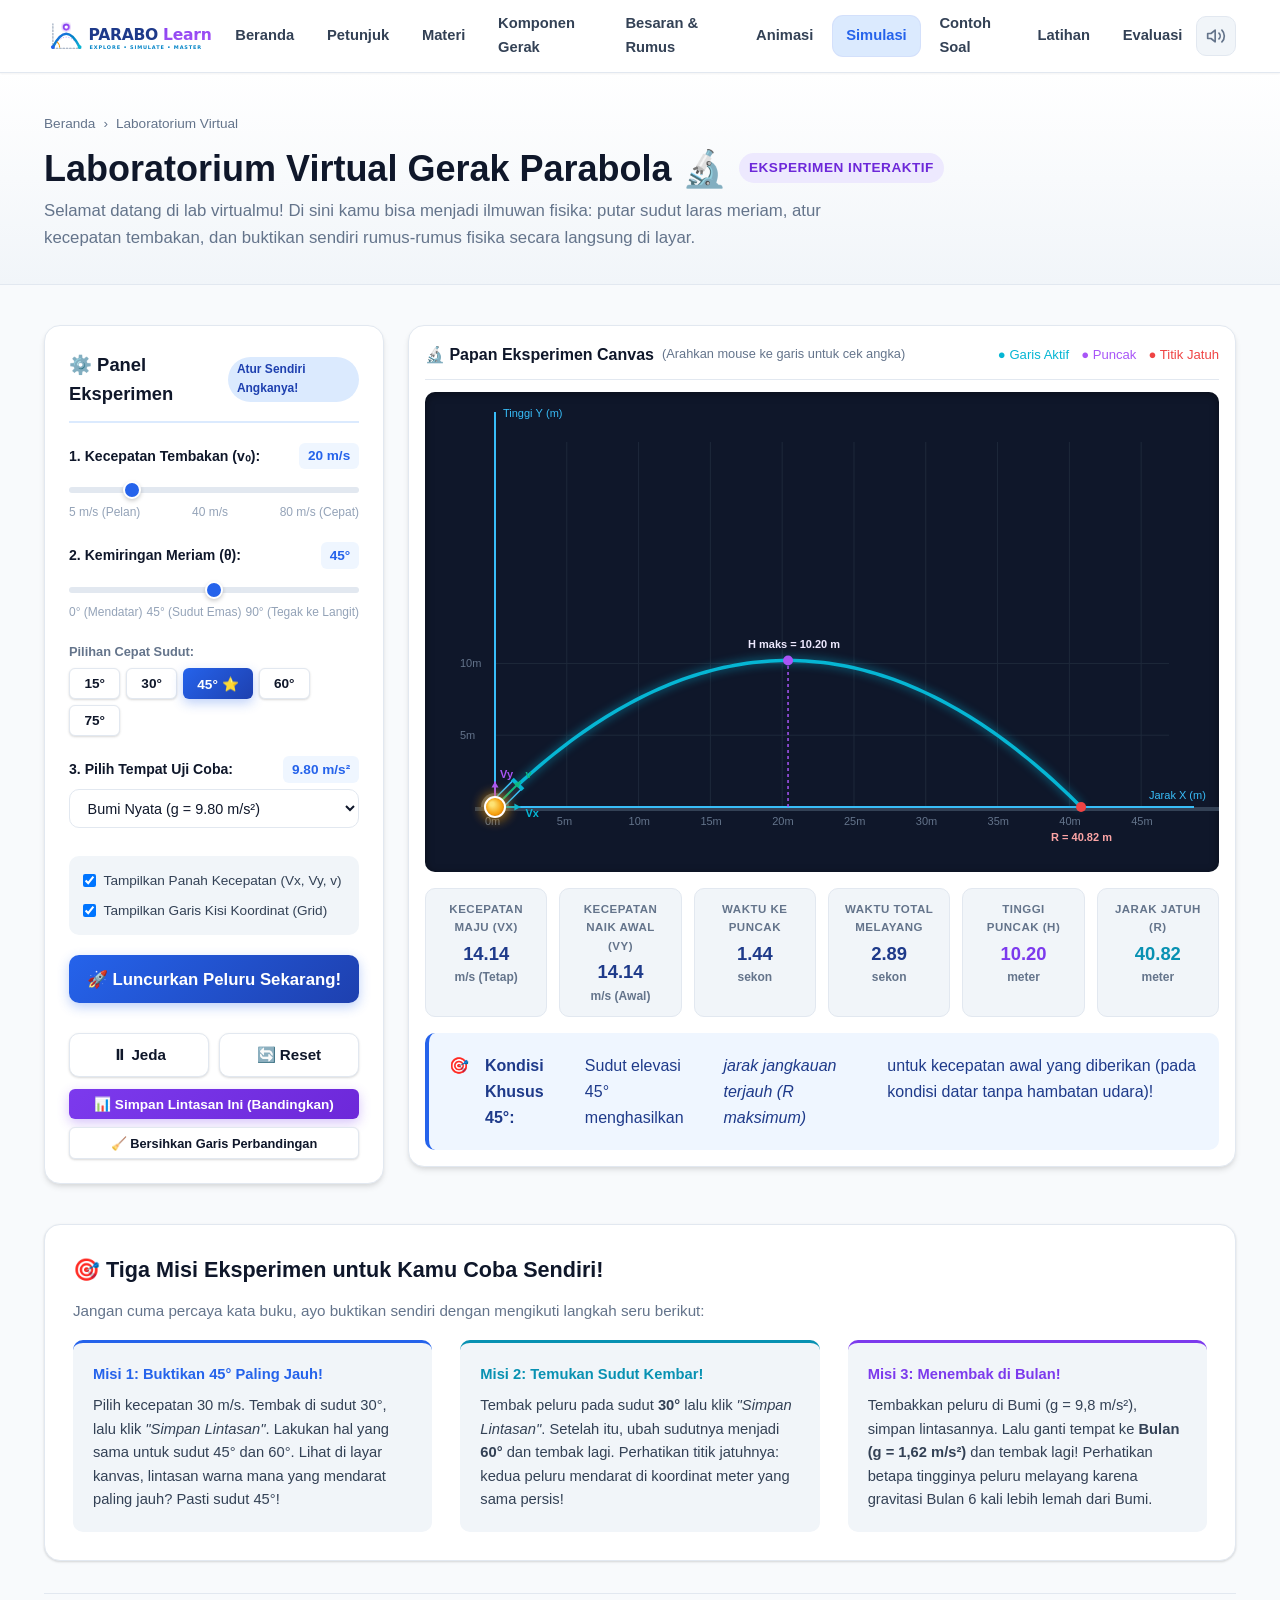
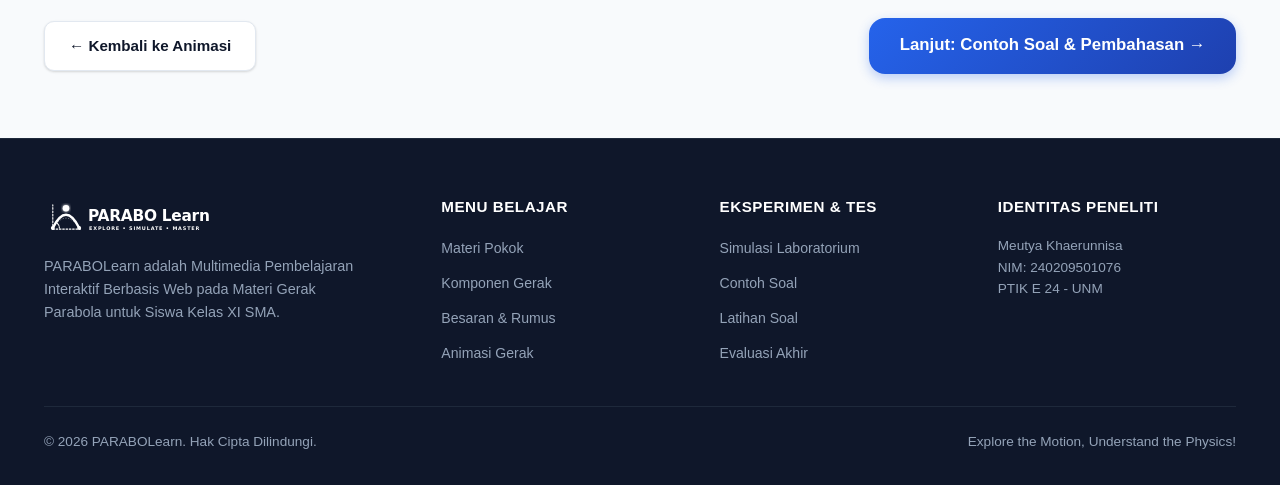
<file: pages/simulasi.html>
<!DOCTYPE html>
<html lang="id">

<head>
  <meta charset="UTF-8">
  <meta name="viewport" content="width=device-width, initial-scale=1.0">
  <title>Simulasi Gerak Parabola - Laboratorium Virtual PARABOLearn</title>
  <link rel="stylesheet" href="../css/style.css">
  <link rel="stylesheet" href="../css/responsive.css">
  <link rel="icon" type="image/svg+xml" href="../assets/logo/logo.svg">
  <style>
    .sim-tag-pill {
      font-size: 0.75rem;
      padding: 0.2rem 0.55rem;
      border-radius: var(--radius-full);
      background-color: var(--primary-soft);
      color: var(--primary-dark);
      font-weight: 700;
    }
  </style>
</head>

<body>

  <!-- Top Navigation Bar -->
  <header class="site-header">
    <div class="container nav-wrapper">
      <a href="../index.html" class="brand-logo" aria-label="PARABOLearn Beranda">
        <img src="../assets/logo/logo.svg" alt="Logo PARABOLearn">
      </a>

      <nav>
        <ul class="nav-menu">
          <li><a href="../index.html" class="nav-link">Beranda</a></li>
          <li><a href="petunjuk.html" class="nav-link">Petunjuk</a></li>
          <li><a href="materi.html" class="nav-link">Materi</a></li>
          <li><a href="komponen.html" class="nav-link">Komponen Gerak</a></li>
          <li><a href="besaran.html" class="nav-link">Besaran & Rumus</a></li>
          <li><a href="animasi.html" class="nav-link">Animasi</a></li>
          <li><a href="simulasi.html" class="nav-link active">Simulasi</a></li>
          <li><a href="contoh-soal.html" class="nav-link">Contoh Soal</a></li>
          <li><a href="latihan.html" class="nav-link">Latihan</a></li>
          <li><a href="evaluasi.html" class="nav-link">Evaluasi</a></li>
        </ul>
      </nav>

      <div class="nav-actions">
        <button class="sound-toggle-btn" aria-label="Toggle Suara" title="Aktif/Nonaktifkan Suara"></button>
        <button class="mobile-toggle" aria-label="Menu Navigasi Mobile">
          <span></span>
          <span></span>
          <span></span>
        </button>
      </div>
    </div>
  </header>



  <!-- Page Header -->
  <div class="page-hero">
    <div class="container">
      <nav class="breadcrumb" aria-label="Breadcrumb">
        <a href="../index.html">Beranda</a>
        <span>›</span>
        <span>Laboratorium Virtual</span>
      </nav>
      <div style="display:flex; align-items:center; gap:0.75rem; margin-bottom:0.5rem; flex-wrap:wrap;">
        <h1 class="page-title" style="margin:0;">Laboratorium Virtual Gerak Parabola 🔬</h1>
        <span class="badge badge-purple" style="font-size:0.85rem;">Eksperimen Interaktif</span>
      </div>
      <p class="page-subtitle">Selamat datang di lab virtualmu! Di sini kamu bisa menjadi ilmuwan fisika: putar sudut
        laras meriam, atur kecepatan tembakan, dan buktikan sendiri rumus-rumus fisika secara langsung di layar.</p>
    </div>
  </div>

  <main class="container" style="margin-bottom: 4rem;">
    <!-- SIMULATION MAIN STUDIO -->
    <div class="sim-container">
      <!-- Controls Panel (Left Column) -->
      <div class="sim-controls-panel">
        <div class="sim-panel-title">
          <span>⚙️ Panel Eksperimen</span>
          <span class="sim-tag-pill">Atur Sendiri Angkanya!</span>
        </div>

        <!-- 1. Parameter Kecepatan Awal v0 -->
        <div class="control-group">
          <div class="control-label">
            <span>1. Kecepatan Tembakan (v₀):</span>
            <span id="label-sim-v0" class="control-val">20 m/s</span>
          </div>
          <input type="range" id="sim-v0" class="range-slider" min="5" max="80" step="1" value="20">
          <div
            style="display:flex; justify-content:space-between; font-size:0.75rem; color:var(--text-light); margin-top:2px;">
            <span>5 m/s (Pelan)</span>
            <span>40 m/s</span>
            <span>80 m/s (Cepat)</span>
          </div>
        </div>

        <!-- 2. Parameter Sudut Elevasi Theta -->
        <div class="control-group">
          <div class="control-label">
            <span>2. Kemiringan Meriam (θ):</span>
            <span id="label-sim-angle" class="control-val">45°</span>
          </div>
          <input type="range" id="sim-angle" class="range-slider" min="0" max="90" step="1" value="45">
          <div
            style="display:flex; justify-content:space-between; font-size:0.75rem; color:var(--text-light); margin-top:2px;">
            <span>0° (Mendatar)</span>
            <span>45° (Sudut Emas)</span>
            <span>90° (Tegak ke Langit)</span>
          </div>
        </div>

        <!-- Preset Sudut Cepat -->
        <div style="margin-bottom:1.25rem;">
          <div style="font-size:0.8rem; font-weight:700; color:var(--text-muted); margin-bottom:0.35rem;">Pilihan Cepat
            Sudut:</div>
          <div style="display:flex; gap:0.35rem; flex-wrap:wrap;">
            <button class="btn btn-secondary btn-sm preset-angle-btn" data-angle="15">15°</button>
            <button class="btn btn-secondary btn-sm preset-angle-btn" data-angle="30">30°</button>
            <button class="btn btn-primary btn-sm preset-angle-btn" data-angle="45">45° ⭐</button>
            <button class="btn btn-secondary btn-sm preset-angle-btn" data-angle="60">60°</button>
            <button class="btn btn-secondary btn-sm preset-angle-btn" data-angle="75">75°</button>
          </div>
        </div>

        <!-- 3. Parameter Percepatan Gravitasi g -->
        <div class="control-group">
          <div class="control-label">
            <span>3. Pilih Tempat Uji Coba:</span>
            <span id="label-sim-g" class="control-val">9.80 m/s²</span>
          </div>
          <select id="select-sim-gravity" class="select-input" style="margin-bottom:0.5rem;">
            <option value="9.8">Bumi Nyata (g = 9.80 m/s²)</option>
            <option value="10.0">Bumi Standar Soal Sekolah (g = 10.0 m/s²)</option>
            <option value="1.62">Bulan (g = 1.62 m/s² - Gravitasi Lemah)</option>
            <option value="3.71">Planet Mars (g = 3.71 m/s²)</option>
            <option value="24.79">Planet Jupiter (g = 24.79 m/s² - Tarikan Kuat)</option>
          </select>
        </div>

        <!-- Feature Toggles -->
        <div
          style="background-color:var(--bg-alt); padding:0.85rem; border-radius:var(--radius-md); margin-bottom:1.25rem; display:flex; flex-direction:column; gap:0.5rem;">
          <label style="display:flex; align-items:center; gap:0.5rem; font-size:0.85rem; cursor:pointer;">
            <input type="checkbox" id="check-show-vectors" checked>
            <span>Tampilkan Panah Kecepatan (Vx, Vy, v)</span>
          </label>
          <label style="display:flex; align-items:center; gap:0.5rem; font-size:0.85rem; cursor:pointer;">
            <input type="checkbox" id="check-show-grid" checked>
            <span>Tampilkan Garis Kisi Koordinat (Grid)</span>
          </label>
        </div>

        <!-- Interactive Action Buttons -->
        <button id="btn-sim-launch" class="btn btn-primary"
          style="width:100%; margin-bottom:0.6rem; font-size:1.05rem; padding:0.85rem;">
          <span>🚀 Luncurkan Peluru Sekarang!</span>
        </button>

        <div class="sim-button-group">
          <button id="btn-sim-pause" class="btn btn-secondary">
            <span>⏸ Jeda</span>
          </button>
          <button id="btn-sim-reset" class="btn btn-secondary">
            <span>🔄 Reset</span>
          </button>
        </div>

        <div style="margin-top:0.75rem; display:flex; flex-direction:column; gap:0.5rem;">
          <button id="btn-save-traj" class="btn btn-purple btn-sm" style="width:100%;">
            <span>📊 Simpan Lintasan Ini (Bandingkan)</span>
          </button>
          <button id="btn-clear-traj" class="btn btn-secondary btn-sm" style="width:100%; font-size:0.8rem;">
            <span>🧹 Bersihkan Garis Perbandingan</span>
          </button>
        </div>
      </div>

      <!-- Canvas Viewport & Telemetry (Right Column) -->
      <div class="canvas-viewport-card">
        <div class="canvas-header-bar">
          <div class="canvas-title">
            <span>🔬 Papan Eksperimen Canvas</span>
            <span style="font-size:0.8rem; font-weight:normal; color:var(--text-muted);">(Arahkan mouse ke garis untuk
              cek angka)</span>
          </div>
          <div class="canvas-view-controls">
            <span style="color:#06B6D4;">● Garis Aktif</span>
            <span style="color:#A855F7;">● Puncak</span>
            <span style="color:#EF4444;">● Titik Jatuh</span>
          </div>
        </div>

        <!-- Canvas Container -->
        <div class="canvas-container">
          <canvas id="sim-canvas"></canvas>
        </div>

        <!-- Real-Time Telemetry HUD Display -->
        <div class="sim-telemetry-grid">
          <div class="telemetry-item">
            <div class="telemetry-label">Kecepatan Maju (Vx)</div>
            <div class="telemetry-value" id="sim-vx0">14.14</div>
            <div class="telemetry-unit">m/s (Tetap)</div>
          </div>
          <div class="telemetry-item">
            <div class="telemetry-label">Kecepatan Naik Awal (Vy)</div>
            <div class="telemetry-value" id="sim-vy0">14.14</div>
            <div class="telemetry-unit">m/s (Awal)</div>
          </div>
          <div class="telemetry-item">
            <div class="telemetry-label">Waktu ke Puncak</div>
            <div class="telemetry-value" id="sim-tpeak">1.44</div>
            <div class="telemetry-unit">sekon</div>
          </div>
          <div class="telemetry-item">
            <div class="telemetry-label">Waktu Total Melayang</div>
            <div class="telemetry-value" id="sim-ttotal">2.89</div>
            <div class="telemetry-unit">sekon</div>
          </div>
          <div class="telemetry-item">
            <div class="telemetry-label">Tinggi Puncak (H)</div>
            <div class="telemetry-value" id="sim-hmax" style="color:var(--purple);">10.20</div>
            <div class="telemetry-unit">meter</div>
          </div>
          <div class="telemetry-item">
            <div class="telemetry-label">Jarak Jatuh (R)</div>
            <div class="telemetry-value" id="sim-range" style="color:var(--cyan-dark);">40.82</div>
            <div class="telemetry-unit">meter</div>
          </div>
        </div>

        <!-- Auto Physics Insight Alert Box -->
        <div id="sim-insight-note" class="callout callout-info" style="margin-top:1rem; margin-bottom:0;">
          🎯 <strong>Kondisi Khusus 45°:</strong> Sudut elevasi 45° menghasilkan <em>jarak jangkauan terjauh (R
            maksimum)</em> untuk kecepatan awal yang diberikan (pada kondisi datar tanpa hambatan udara)!
        </div>
      </div>
    </div>

    <!-- Eksperimen Pembuktian Konsep -->
    <div class="card" style="margin-top: 2.5rem;">
      <h3 class="card-title">🎯 Tiga Misi Eksperimen untuk Kamu Coba Sendiri!</h3>
      <p style="font-size:0.95rem; color:var(--text-muted); margin-bottom:1rem;">
        Jangan cuma percaya kata buku, ayo buktikan sendiri dengan mengikuti langkah seru berikut:
      </p>

      <div class="grid-3" style="font-size: 0.92rem; margin-top: 1rem;">
        <div
          style="background-color:var(--bg-alt); padding:1.25rem; border-radius:var(--radius-md); border-top:3px solid var(--primary);">
          <h4 style="font-weight:700; color:var(--primary); margin-bottom:0.5rem;">Misi 1: Buktikan 45° Paling Jauh!
          </h4>
          <p style="line-height:1.6;">Pilih kecepatan 30 m/s. Tembak di sudut 30°, lalu klik <em>"Simpan Lintasan"</em>.
            Lakukan hal yang sama untuk sudut 45° dan 60°. Lihat di layar kanvas, lintasan warna mana yang mendarat
            paling jauh? Pasti sudut 45°!</p>
        </div>

        <div
          style="background-color:var(--bg-alt); padding:1.25rem; border-radius:var(--radius-md); border-top:3px solid var(--cyan-dark);">
          <h4 style="font-weight:700; color:var(--cyan-dark); margin-bottom:0.5rem;">Misi 2: Temukan Sudut Kembar!</h4>
          <p style="line-height:1.6;">Tembak peluru pada sudut <strong>30°</strong> lalu klik <em>"Simpan
              Lintasan"</em>. Setelah itu, ubah sudutnya menjadi <strong>60°</strong> dan tembak lagi. Perhatikan titik
            jatuhnya: kedua peluru mendarat di koordinat meter yang sama persis!</p>
        </div>

        <div
          style="background-color:var(--bg-alt); padding:1.25rem; border-radius:var(--radius-md); border-top:3px solid var(--purple);">
          <h4 style="font-weight:700; color:var(--purple); margin-bottom:0.5rem;">Misi 3: Menembak di Bulan!</h4>
          <p style="line-height:1.6;">Tembakkan peluru di Bumi (g = 9,8 m/s²), simpan lintasannya. Lalu ganti tempat ke
            <strong>Bulan (g = 1,62 m/s²)</strong> dan tembak lagi! Perhatikan betapa tingginya peluru melayang karena
            gravitasi Bulan 6 kali lebih lemah dari Bumi.</p>
        </div>
      </div>
    </div>

    <!-- Tombol Navigasi Lanjut dan Kembali -->
    <div
      style="display: flex; justify-content: space-between; align-items: center; padding-top: 1.5rem; border-top: 1px solid var(--border-color); margin-top: 2rem;">
      <a href="animasi.html" class="btn btn-secondary">
        <span>← Kembali ke Animasi</span>
      </a>
      <a href="contoh-soal.html" class="btn btn-primary btn-lg">
        <span>Lanjut: Contoh Soal & Pembahasan →</span>
      </a>
    </div>
  </main>

  <!-- Site Footer -->
  <footer class="site-footer">
    <div class="container">
      <div class="footer-grid">
        <div class="footer-brand">
          <img src="../assets/logo/logo.svg" alt="Logo PARABOLearn"
            style="height: 44px; filter: brightness(0) invert(1); margin-bottom: 1rem;">
          <p>PARABOLearn adalah Multimedia Pembelajaran Interaktif Berbasis Web pada Materi Gerak Parabola untuk Siswa
            Kelas XI SMA.</p>
        </div>
        <div class="footer-col">
          <h5>Menu Belajar</h5>
          <ul class="footer-links">
            <li><a href="materi.html">Materi Pokok</a></li>
            <li><a href="komponen.html">Komponen Gerak</a></li>
            <li><a href="besaran.html">Besaran & Rumus</a></li>
            <li><a href="animasi.html">Animasi Gerak</a></li>
          </ul>
        </div>
        <div class="footer-col">
          <h5>Eksperimen & Tes</h5>
          <ul class="footer-links">
            <li><a href="simulasi.html">Simulasi Laboratorium</a></li>
            <li><a href="contoh-soal.html">Contoh Soal</a></li>
            <li><a href="latihan.html">Latihan Soal</a></li>
            <li><a href="evaluasi.html">Evaluasi Akhir</a></li>
          </ul>
        </div>
        <div class="footer-col">
          <h5>Identitas Peneliti</h5>
          <p style="font-size:0.85rem; color:#94A3B8;">Meutya Khaerunnisa<br>NIM: 240209501076<br>PTIK E 24 - UNM</p>
        </div>
      </div>
      <div class="footer-bottom">
        <div>&copy; 2026 PARABOLearn. Hak Cipta Dilindungi.</div>
        <div>Explore the Motion, Understand the Physics!</div>
      </div>
    </div>
  </footer>

  <script src="../js/storage.js"></script>
  <script src="../js/main.js"></script>
  <script src="../js/simulation.js"></script>
  <script>
    document.addEventListener('DOMContentLoaded', () => {
      const simulator = new ParabolaSimulator('sim-canvas');

      const sliderV0 = document.getElementById('sim-v0');
      const sliderAngle = document.getElementById('sim-angle');
      const selectGravity = document.getElementById('select-sim-gravity');

      const labelV0 = document.getElementById('label-sim-v0');
      const labelAngle = document.getElementById('label-sim-angle');
      const labelG = document.getElementById('label-sim-g');

      const btnLaunch = document.getElementById('btn-sim-launch');
      const btnPause = document.getElementById('btn-sim-pause');
      const btnReset = document.getElementById('btn-sim-reset');
      const btnSaveTraj = document.getElementById('btn-save-traj');
      const btnClearTraj = document.getElementById('btn-clear-traj');

      const checkVectors = document.getElementById('check-show-vectors');
      const checkGrid = document.getElementById('check-show-grid');

      function syncParams() {
        simulator.v0 = parseFloat(sliderV0.value);
        simulator.angleDeg = parseFloat(sliderAngle.value);
        simulator.g = parseFloat(selectGravity.value);

        labelV0.textContent = `${simulator.v0} m/s`;
        labelAngle.textContent = `${simulator.angleDeg}°`;
        labelG.textContent = `${simulator.g.toFixed(2)} m/s²`;

        simulator.updatePhysics();
        simulator.calculateScale();
        simulator.draw();
      }

      sliderV0.addEventListener('input', syncParams);
      sliderAngle.addEventListener('input', syncParams);
      selectGravity.addEventListener('change', syncParams);

      // Preset Angle Buttons
      document.querySelectorAll('.preset-angle-btn').forEach(btn => {
        btn.addEventListener('click', () => {
          sliderAngle.value = btn.getAttribute('data-angle');
          document.querySelectorAll('.preset-angle-btn').forEach(b => {
            b.classList.remove('btn-primary');
            b.classList.add('btn-secondary');
          });
          btn.classList.add('btn-primary');
          btn.classList.remove('btn-secondary');
          syncParams();
        });
      });

      // Toggles
      checkVectors.addEventListener('change', (e) => {
        simulator.showVectors = e.target.checked;
        simulator.draw();
      });

      checkGrid.addEventListener('change', (e) => {
        simulator.showGrid = e.target.checked;
        simulator.draw();
      });

      // Simulation Action Buttons
      btnLaunch.addEventListener('click', () => simulator.launch());
      btnPause.addEventListener('click', () => {
        if (simulator.isPlaying) {
          simulator.pause();
          btnPause.innerHTML = '<span>▶ Lanjutkan</span>';
        } else {
          simulator.resume();
          btnPause.innerHTML = '<span>⏸ Jeda</span>';
        }
      });
      btnReset.addEventListener('click', () => {
        simulator.reset();
        btnPause.innerHTML = '<span>⏸ Jeda</span>';
      });

      btnSaveTraj.addEventListener('click', () => simulator.saveCurrentTrajectory());
      btnClearTraj.addEventListener('click', () => simulator.clearSavedTrajectories());
    });
  </script>
</body>

</html>
</file>
<file: css/style.css>
/* ===================================================================
   PARABOLearn - Stylesheet Design System
   Materi: Gerak Parabola Kelas XI SMA
   Identitas Visual: Biru (Utama), Putih (Dasar), Cyan (Aksen), Ungu (Pendukung)
   =================================================================== */

:root {
  /* Color Palette */
  --primary: #2563EB;
  --primary-dark: #1E40AF;
  --primary-deep: #1E3A8A;
  --primary-light: #EFF6FF;
  --primary-soft: #DBEAFE;
  
  --cyan: #06B6D4;
  --cyan-dark: #0891B2;
  --cyan-light: #ECFEFF;
  --cyan-soft: #CFFAFE;
  
  --purple: #7C3AED;
  --purple-dark: #6D28D9;
  --purple-light: #FAF5FF;
  --purple-soft: #EDE9FE;

  --success: #10B981;
  --success-dark: #059669;
  --success-soft: #D1FAE5;
  
  --danger: #EF4444;
  --danger-dark: #DC2626;
  --danger-soft: #FEE2E2;
  
  --warning: #F59E0B;
  --warning-dark: #D97706;
  --warning-soft: #FEF3C7;

  --bg-body: #F8FAFC;
  --bg-card: #FFFFFF;
  --bg-alt: #F1F5F9;

  --text-main: #0F172A;
  --text-body: #334155;
  --text-muted: #64748B;
  --text-light: #94A3B8;

  --border-color: #E2E8F0;
  --border-focus: #3B82F6;

  /* Elevation Shadows */
  --shadow-xs: 0 1px 2px 0 rgba(0, 0, 0, 0.05);
  --shadow-sm: 0 1px 3px 0 rgba(0, 0, 0, 0.1), 0 1px 2px 0 rgba(0, 0, 0, 0.06);
  --shadow-md: 0 4px 6px -1px rgba(0, 0, 0, 0.1), 0 2px 4px -1px rgba(0, 0, 0, 0.06);
  --shadow-lg: 0 10px 15px -3px rgba(0, 0, 0, 0.1), 0 4px 6px -2px rgba(0, 0, 0, 0.05);
  --shadow-xl: 0 20px 25px -5px rgba(0, 0, 0, 0.1), 0 10px 10px -5px rgba(0, 0, 0, 0.04);
  --shadow-glow: 0 0 15px rgba(37, 99, 235, 0.25);

  /* Border Radii */
  --radius-sm: 6px;
  --radius-md: 10px;
  --radius-lg: 16px;
  --radius-xl: 24px;
  --radius-full: 9999px;

  /* Transitions */
  --transition-fast: 0.15s ease;
  --transition-normal: 0.25s ease;
  --transition-slow: 0.4s cubic-bezier(0.16, 1, 0.3, 1);
}

/* Base Reset */
*, *::before, *::after {
  box-sizing: border-box;
  margin: 0;
  padding: 0;
}

html {
  font-size: 16px;
  scroll-behavior: smooth;
  -webkit-font-smoothing: antialiased;
}

body {
  font-family: 'Segoe UI', -apple-system, BlinkMacSystemFont, 'Roboto', 'Oxygen', 'Ubuntu', Cantarell, sans-serif;
  background-color: var(--bg-body);
  color: var(--text-body);
  line-height: 1.6;
  min-height: 100vh;
  display: flex;
  flex-direction: column;
}

img, svg {
  max-width: 100%;
  display: block;
}

a {
  color: var(--primary);
  text-decoration: none;
  transition: color var(--transition-fast);
}

a:hover {
  color: var(--primary-dark);
}

button {
  font-family: inherit;
  cursor: pointer;
  border: none;
  background: none;
}

/* Container */
.container {
  width: 100%;
  max-width: 1240px;
  margin-left: auto;
  margin-right: auto;
  padding-left: 1.5rem;
  padding-right: 1.5rem;
}

/* ===================================================================
   NAVIGATION & HEADER
   =================================================================== */
.site-header {
  position: sticky;
  top: 0;
  z-index: 1000;
  background-color: rgba(255, 255, 255, 0.94);
  backdrop-filter: blur(12px);
  -webkit-backdrop-filter: blur(12px);
  border-bottom: 1px solid var(--border-color);
  box-shadow: var(--shadow-xs);
  transition: box-shadow var(--transition-normal);
}

.site-header.scrolled {
  box-shadow: var(--shadow-md);
}

.nav-wrapper {
  display: flex;
  align-items: center;
  justify-content: space-between;
  height: 72px;
}

.brand-logo {
  display: flex;
  align-items: center;
  gap: 0.5rem;
  height: 52px;
}

.brand-logo img,
.brand-logo svg {
  height: 48px;
  width: auto;
}

.nav-menu {
  display: flex;
  align-items: center;
  gap: 0.35rem;
  list-style: none;
}

.nav-link {
  display: inline-flex;
  align-items: center;
  gap: 0.35rem;
  padding: 0.5rem 0.85rem;
  font-size: 0.92rem;
  font-weight: 600;
  color: var(--text-body);
  border-radius: var(--radius-md);
  transition: all var(--transition-fast);
}

.nav-link:hover {
  color: var(--primary);
  background-color: var(--primary-light);
}

.nav-link.active {
  color: var(--primary);
  background-color: var(--primary-soft);
  box-shadow: 0 0 0 1px rgba(37, 99, 235, 0.2);
}

.nav-actions {
  display: flex;
  align-items: center;
  gap: 0.75rem;
}

.sound-toggle-btn {
  display: inline-flex;
  align-items: center;
  justify-content: center;
  width: 40px;
  height: 40px;
  border-radius: var(--radius-md);
  color: var(--text-muted);
  background-color: var(--bg-alt);
  border: 1px solid var(--border-color);
  transition: all var(--transition-fast);
}

.sound-toggle-btn:hover {
  color: var(--primary);
  background-color: var(--primary-light);
  border-color: var(--primary-soft);
}

.mobile-toggle {
  display: none;
  flex-direction: column;
  justify-content: center;
  gap: 5px;
  width: 42px;
  height: 42px;
  padding: 8px;
  border-radius: var(--radius-md);
  background-color: var(--bg-alt);
  border: 1px solid var(--border-color);
}

.mobile-toggle span {
  display: block;
  height: 2.5px;
  width: 100%;
  background-color: var(--text-main);
  border-radius: 2px;
  transition: transform var(--transition-normal), opacity var(--transition-normal);
}

.mobile-toggle.open span:nth-child(1) {
  transform: translateY(7.5px) rotate(45deg);
}

.mobile-toggle.open span:nth-child(2) {
  opacity: 0;
}

.mobile-toggle.open span:nth-child(3) {
  transform: translateY(-7.5px) rotate(-45deg);
}

/* ===================================================================
   LEARNING PROGRESS FLOW BAR
   =================================================================== */
.learning-flow-banner {
  background: linear-gradient(90deg, #1E3A8A 0%, #2563EB 50%, #7C3AED 100%);
  color: #FFFFFF;
  padding: 0.6rem 0;
  font-size: 0.85rem;
}

.learning-flow-wrapper {
  display: flex;
  align-items: center;
  justify-content: space-between;
  overflow-x: auto;
  scrollbar-width: none;
  gap: 0.5rem;
  padding: 0.2rem 0;
}

.learning-flow-wrapper::-webkit-scrollbar {
  display: none;
}

.flow-step-item {
  display: flex;
  align-items: center;
  gap: 0.35rem;
  white-space: nowrap;
  opacity: 0.75;
  transition: opacity var(--transition-fast);
  color: #FFFFFF;
  text-decoration: none;
  font-weight: 500;
  font-size: 0.82rem;
  padding: 0.2rem 0.5rem;
  border-radius: var(--radius-sm);
}

.flow-step-item:hover {
  opacity: 1;
  background-color: rgba(255, 255, 255, 0.15);
  color: #FFFFFF;
}

.flow-step-item.current {
  opacity: 1;
  font-weight: 700;
  background-color: rgba(255, 255, 255, 0.25);
  box-shadow: 0 0 0 1px rgba(255, 255, 255, 0.4);
}

.flow-step-item.completed {
  opacity: 0.95;
  color: #A7F3D0;
}

.flow-step-num {
  display: inline-flex;
  align-items: center;
  justify-content: center;
  width: 18px;
  height: 18px;
  border-radius: 50%;
  background-color: rgba(255, 255, 255, 0.2);
  font-size: 0.72rem;
  font-weight: 700;
}

.flow-step-item.current .flow-step-num {
  background-color: #FFFFFF;
  color: var(--primary-dark);
}

.flow-step-arrow {
  opacity: 0.4;
  font-size: 0.75rem;
}

/* ===================================================================
   HERO SECTION (HOME)
   =================================================================== */
.hero-section {
  position: relative;
  overflow: hidden;
  padding: 4rem 0 3.5rem;
  background: radial-gradient(circle at top right, rgba(6, 182, 212, 0.08), transparent 40%),
              radial-gradient(circle at bottom left, rgba(124, 58, 237, 0.08), transparent 40%),
              linear-gradient(180deg, #FFFFFF 0%, #F8FAFC 100%);
  border-bottom: 1px solid var(--border-color);
}

.hero-grid {
  display: grid;
  grid-template-columns: 1.15fr 1fr;
  align-items: center;
  gap: 3.5rem;
}

.hero-badge {
  display: inline-flex;
  align-items: center;
  gap: 0.5rem;
  padding: 0.35rem 0.9rem;
  background: linear-gradient(90deg, var(--primary-soft), var(--cyan-soft));
  color: var(--primary-dark);
  font-weight: 700;
  font-size: 0.84rem;
  border-radius: var(--radius-full);
  margin-bottom: 1.25rem;
  border: 1px solid rgba(37, 99, 235, 0.15);
}

.hero-title {
  font-size: 3rem;
  font-weight: 900;
  line-height: 1.15;
  color: var(--text-main);
  margin-bottom: 1rem;
  letter-spacing: -0.02em;
}

.hero-title .text-gradient {
  background: linear-gradient(135deg, var(--primary) 0%, var(--purple) 50%, var(--cyan) 100%);
  -webkit-background-clip: text;
  background-clip: text;
  -webkit-text-fill-color: transparent;
}

.hero-tagline {
  font-size: 1.25rem;
  font-weight: 600;
  color: var(--primary-dark);
  margin-bottom: 1.25rem;
  display: flex;
  align-items: center;
  gap: 0.5rem;
}

.hero-tagline::before {
  content: "";
  display: inline-block;
  width: 24px;
  height: 3px;
  background: linear-gradient(90deg, var(--primary), var(--cyan));
  border-radius: 2px;
}

.hero-description {
  font-size: 1.05rem;
  color: var(--text-body);
  line-height: 1.7;
  margin-bottom: 2rem;
}

.hero-actions {
  display: flex;
  flex-wrap: wrap;
  align-items: center;
  gap: 1rem;
  margin-bottom: 2.5rem;
}

.hero-stats {
  display: grid;
  grid-template-columns: repeat(3, 1fr);
  gap: 1.25rem;
  padding-top: 1.5rem;
  border-top: 1px solid var(--border-color);
}

.hero-stat-card {
  display: flex;
  flex-direction: column;
}

.stat-value {
  font-size: 1.75rem;
  font-weight: 800;
  color: var(--primary);
  line-height: 1.2;
}

.stat-label {
  font-size: 0.85rem;
  color: var(--text-muted);
}

.hero-visual-card {
  position: relative;
  background-color: var(--bg-card);
  border-radius: var(--radius-xl);
  padding: 1.25rem;
  box-shadow: var(--shadow-xl);
  border: 1px solid var(--border-color);
  transition: transform var(--transition-slow), box-shadow var(--transition-slow);
}

.hero-visual-card:hover {
  transform: translateY(-4px);
  box-shadow: 0 25px 35px -5px rgba(37, 99, 235, 0.15);
}

/* ===================================================================
   BUTTONS & BADGES
   =================================================================== */
.btn {
  display: inline-flex;
  align-items: center;
  justify-content: center;
  gap: 0.5rem;
  padding: 0.75rem 1.5rem;
  font-size: 0.95rem;
  font-weight: 600;
  border-radius: var(--radius-md);
  transition: all var(--transition-fast);
  cursor: pointer;
  text-decoration: none;
  white-space: nowrap;
}

.btn-lg {
  padding: 0.9rem 1.9rem;
  font-size: 1.05rem;
  border-radius: var(--radius-lg);
}

.btn-sm {
  padding: 0.45rem 0.9rem;
  font-size: 0.85rem;
  border-radius: var(--radius-sm);
}

.btn-primary {
  background: linear-gradient(135deg, var(--primary) 0%, var(--primary-dark) 100%);
  color: #FFFFFF;
  box-shadow: 0 4px 12px rgba(37, 99, 235, 0.3);
}

.btn-primary:hover {
  background: linear-gradient(135deg, var(--primary-dark) 0%, #172554 100%);
  color: #FFFFFF;
  transform: translateY(-2px);
  box-shadow: 0 6px 16px rgba(37, 99, 235, 0.4);
}

.btn-secondary {
  background-color: var(--bg-card);
  color: var(--text-main);
  border: 1px solid var(--border-color);
  box-shadow: var(--shadow-sm);
}

.btn-secondary:hover {
  background-color: var(--bg-alt);
  color: var(--primary);
  border-color: var(--primary-soft);
  transform: translateY(-2px);
}

.btn-accent {
  background: linear-gradient(135deg, var(--cyan-dark) 0%, var(--cyan) 100%);
  color: #FFFFFF;
  box-shadow: 0 4px 12px rgba(6, 182, 212, 0.3);
}

.btn-accent:hover {
  background: linear-gradient(135deg, #0e7490 0%, var(--cyan-dark) 100%);
  color: #FFFFFF;
  transform: translateY(-2px);
}

.btn-purple {
  background: linear-gradient(135deg, var(--purple) 0%, var(--purple-dark) 100%);
  color: #FFFFFF;
  box-shadow: 0 4px 12px rgba(124, 58, 237, 0.3);
}

.btn-purple:hover {
  background: linear-gradient(135deg, var(--purple-dark) 0%, #4c1d95 100%);
  color: #FFFFFF;
  transform: translateY(-2px);
}

.btn-success {
  background-color: var(--success);
  color: #FFFFFF;
}

.btn-success:hover {
  background-color: var(--success-dark);
}

.btn-danger {
  background-color: var(--danger);
  color: #FFFFFF;
}

.btn-danger:hover {
  background-color: var(--danger-dark);
}

.badge {
  display: inline-flex;
  align-items: center;
  gap: 0.35rem;
  padding: 0.25rem 0.65rem;
  font-size: 0.78rem;
  font-weight: 700;
  border-radius: var(--radius-full);
  text-transform: uppercase;
  letter-spacing: 0.5px;
}

.badge-primary {
  background-color: var(--primary-soft);
  color: var(--primary-dark);
}

.badge-cyan {
  background-color: var(--cyan-soft);
  color: var(--cyan-dark);
}

.badge-purple {
  background-color: var(--purple-soft);
  color: var(--purple-dark);
}

.badge-success {
  background-color: var(--success-soft);
  color: var(--success-dark);
}

/* ===================================================================
   PAGE HEADER / BREADCRUMBS
   =================================================================== */
.page-hero {
  background: linear-gradient(180deg, #FFFFFF 0%, #F1F5F9 100%);
  padding: 2.5rem 0 2rem;
  border-bottom: 1px solid var(--border-color);
  margin-bottom: 2.5rem;
}

.breadcrumb {
  display: flex;
  align-items: center;
  gap: 0.5rem;
  font-size: 0.85rem;
  color: var(--text-muted);
  margin-bottom: 0.75rem;
}

.breadcrumb a {
  color: var(--text-muted);
}

.breadcrumb a:hover {
  color: var(--primary);
}

.page-title {
  font-size: 2.25rem;
  font-weight: 800;
  color: var(--text-main);
  line-height: 1.2;
  margin-bottom: 0.5rem;
}

.page-subtitle {
  font-size: 1.05rem;
  color: var(--text-muted);
  max-width: 800px;
}

/* ===================================================================
   CARDS & GRID SYSTEMS
   =================================================================== */
.card {
  background-color: var(--bg-card);
  border-radius: var(--radius-lg);
  border: 1px solid var(--border-color);
  box-shadow: var(--shadow-sm);
  padding: 1.75rem;
  transition: transform var(--transition-fast), box-shadow var(--transition-fast);
}

.card:hover {
  box-shadow: var(--shadow-md);
}

.card-title {
  font-size: 1.35rem;
  font-weight: 700;
  color: var(--text-main);
  margin-bottom: 0.75rem;
  display: flex;
  align-items: center;
  gap: 0.5rem;
}

.grid-2 {
  display: grid;
  grid-template-columns: repeat(2, 1fr);
  gap: 1.75rem;
}

.grid-3 {
  display: grid;
  grid-template-columns: repeat(3, 1fr);
  gap: 1.75rem;
}

.grid-4 {
  display: grid;
  grid-template-columns: repeat(4, 1fr);
  gap: 1.5rem;
}

/* Section Common */
.section {
  padding: 3.5rem 0;
}

.section-title {
  text-align: center;
  margin-bottom: 2.5rem;
}

.section-title h2 {
  font-size: 2rem;
  font-weight: 800;
  color: var(--text-main);
  margin-bottom: 0.5rem;
}

.section-title p {
  color: var(--text-muted);
  font-size: 1.05rem;
  max-width: 650px;
  margin-left: auto;
  margin-right: auto;
}

/* Feature Cards on Home */
.feature-card {
  display: flex;
  flex-direction: column;
  padding: 1.75rem;
  border-radius: var(--radius-lg);
  background-color: var(--bg-card);
  border: 1px solid var(--border-color);
  transition: all var(--transition-normal);
  position: relative;
  overflow: hidden;
}

.feature-card:hover {
  transform: translateY(-6px);
  box-shadow: var(--shadow-lg);
  border-color: var(--primary-soft);
}

.feature-icon-wrapper {
  width: 54px;
  height: 54px;
  border-radius: var(--radius-md);
  display: flex;
  align-items: center;
  justify-content: center;
  font-size: 1.5rem;
  margin-bottom: 1.25rem;
}

.feature-card:nth-child(1) .feature-icon-wrapper {
  background-color: var(--primary-soft);
  color: var(--primary);
}

.feature-card:nth-child(2) .feature-icon-wrapper {
  background-color: var(--cyan-soft);
  color: var(--cyan-dark);
}

.feature-card:nth-child(3) .feature-icon-wrapper {
  background-color: var(--purple-soft);
  color: var(--purple);
}

.feature-card:nth-child(4) .feature-icon-wrapper {
  background-color: var(--warning-soft);
  color: var(--warning-dark);
}

.feature-card:nth-child(5) .feature-icon-wrapper {
  background-color: var(--success-soft);
  color: var(--success-dark);
}

.feature-card:nth-child(6) .feature-icon-wrapper {
  background-color: #FCE7F3;
  color: #DB2777;
}

.feature-card h3 {
  font-size: 1.2rem;
  font-weight: 700;
  color: var(--text-main);
  margin-bottom: 0.5rem;
}

.feature-card p {
  font-size: 0.92rem;
  color: var(--text-muted);
  line-height: 1.6;
  margin-bottom: 1.25rem;
  flex-grow: 1;
}

.feature-link {
  font-weight: 700;
  font-size: 0.88rem;
  display: inline-flex;
  align-items: center;
  gap: 0.35rem;
}

/* ===================================================================
   ALERTS / CALLOUT BOXES
   =================================================================== */
.callout {
  padding: 1.25rem;
  border-radius: var(--radius-md);
  margin: 1.5rem 0;
  border-left: 4px solid;
  display: flex;
  gap: 1rem;
  align-items: flex-start;
}

.callout-info {
  background-color: var(--primary-light);
  border-color: var(--primary);
  color: #1E3A8A;
}

.callout-success {
  background-color: var(--success-soft);
  border-color: var(--success);
  color: #065F46;
}

.callout-warning {
  background-color: var(--warning-soft);
  border-color: var(--warning);
  color: #92400E;
}

.callout-purple {
  background-color: var(--purple-light);
  border-color: var(--purple);
  color: #5B21B6;
}

.callout-icon {
  font-size: 1.35rem;
  flex-shrink: 0;
}

.callout-content h4 {
  font-size: 1rem;
  font-weight: 700;
  margin-bottom: 0.25rem;
}

.callout-content p {
  font-size: 0.92rem;
  line-height: 1.5;
}

/* ===================================================================
   FORMULA STYLING (MATH DISPLAY)
   =================================================================== */
.formula-card {
  background: linear-gradient(135deg, #FFFFFF 0%, #F8FAFC 100%);
  border: 1px solid var(--border-color);
  border-radius: var(--radius-lg);
  padding: 1.5rem;
  text-align: center;
  box-shadow: var(--shadow-sm);
  position: relative;
  overflow: hidden;
  transition: all var(--transition-fast);
}

.formula-card:hover {
  border-color: var(--primary);
  box-shadow: var(--shadow-md);
}

.formula-card::before {
  content: "";
  position: absolute;
  top: 0;
  left: 0;
  right: 0;
  height: 4px;
  background: linear-gradient(90deg, var(--primary), var(--cyan));
}

.formula-name {
  font-size: 0.95rem;
  font-weight: 700;
  color: var(--text-muted);
  text-transform: uppercase;
  letter-spacing: 0.5px;
  margin-bottom: 0.75rem;
}

.formula-equation {
  font-family: 'Cambria Math', 'KaTeX_Main', 'Times New Roman', serif;
  font-size: 1.7rem;
  font-weight: bold;
  color: var(--primary-deep);
  padding: 0.75rem;
  background-color: var(--primary-light);
  border-radius: var(--radius-md);
  margin-bottom: 1rem;
  display: inline-block;
  min-width: 200px;
}

.formula-desc {
  font-size: 0.88rem;
  color: var(--text-muted);
  line-height: 1.5;
}

/* ===================================================================
   SIMULATION & ANIMATION CANVAS UI (FITUR UTAMA)
   =================================================================== */
.sim-container {
  display: grid;
  grid-template-columns: 340px 1fr;
  gap: 1.5rem;
  align-items: start;
}

.sim-controls-panel {
  background-color: var(--bg-card);
  border-radius: var(--radius-lg);
  border: 1px solid var(--border-color);
  padding: 1.5rem;
  box-shadow: var(--shadow-md);
}

.sim-panel-title {
  font-size: 1.15rem;
  font-weight: 700;
  color: var(--text-main);
  padding-bottom: 0.75rem;
  margin-bottom: 1.25rem;
  border-bottom: 2px solid var(--primary-soft);
  display: flex;
  align-items: center;
  justify-content: space-between;
}

.control-group {
  margin-bottom: 1.25rem;
}

.control-label {
  display: flex;
  justify-content: space-between;
  align-items: center;
  font-size: 0.88rem;
  font-weight: 600;
  color: var(--text-main);
  margin-bottom: 0.4rem;
}

.control-val {
  font-weight: 700;
  color: var(--primary);
  background-color: var(--primary-light);
  padding: 0.15rem 0.55rem;
  border-radius: var(--radius-sm);
  font-size: 0.85rem;
}

.range-slider {
  width: 100%;
  height: 6px;
  background: var(--border-color);
  border-radius: var(--radius-full);
  outline: none;
  -webkit-appearance: none;
  appearance: none;
  cursor: pointer;
}

.range-slider::-webkit-slider-thumb {
  -webkit-appearance: none;
  appearance: none;
  width: 18px;
  height: 18px;
  border-radius: 50%;
  background: var(--primary);
  border: 2px solid #FFFFFF;
  box-shadow: 0 2px 4px rgba(0,0,0,0.2);
  cursor: pointer;
  transition: transform 0.1s;
}

.range-slider::-webkit-slider-thumb:hover {
  transform: scale(1.2);
}

.select-input, .text-input {
  width: 100%;
  padding: 0.6rem 0.85rem;
  font-size: 0.9rem;
  border: 1px solid var(--border-color);
  border-radius: var(--radius-md);
  background-color: var(--bg-card);
  color: var(--text-main);
  outline: none;
  transition: border-color var(--transition-fast);
}

.select-input:focus, .text-input:focus {
  border-color: var(--primary);
  box-shadow: 0 0 0 3px rgba(37, 99, 235, 0.15);
}

.sim-button-group {
  display: grid;
  grid-template-columns: 1fr 1fr;
  gap: 0.6rem;
  margin-top: 1.25rem;
}

.canvas-viewport-card {
  background-color: var(--bg-card);
  border-radius: var(--radius-lg);
  border: 1px solid var(--border-color);
  padding: 1rem;
  box-shadow: var(--shadow-md);
  display: flex;
  flex-direction: column;
  position: relative;
}

.canvas-header-bar {
  display: flex;
  align-items: center;
  justify-content: space-between;
  padding-bottom: 0.75rem;
  margin-bottom: 0.75rem;
  border-bottom: 1px solid var(--border-color);
}

.canvas-title {
  font-size: 1rem;
  font-weight: 700;
  color: var(--text-main);
  display: flex;
  align-items: center;
  gap: 0.5rem;
}

.canvas-view-controls {
  display: flex;
  align-items: center;
  gap: 0.75rem;
  font-size: 0.82rem;
}

.canvas-container {
  position: relative;
  width: 100%;
  height: 480px;
  background-color: #0F172A; /* Dark physics chalkboard / lab feel */
  border-radius: var(--radius-md);
  overflow: hidden;
  box-shadow: inset 0 2px 8px rgba(0,0,0,0.4);
}

.canvas-container canvas {
  width: 100%;
  height: 100%;
  display: block;
}

/* Simulation HUD Telemetry Card */
.sim-telemetry-grid {
  display: grid;
  grid-template-columns: repeat(6, 1fr);
  gap: 0.75rem;
  margin-top: 1rem;
}

.telemetry-item {
  background-color: var(--bg-alt);
  padding: 0.65rem 0.85rem;
  border-radius: var(--radius-md);
  border: 1px solid var(--border-color);
  text-align: center;
}

.telemetry-label {
  font-size: 0.72rem;
  font-weight: 700;
  color: var(--text-muted);
  text-transform: uppercase;
  letter-spacing: 0.5px;
}

.telemetry-value {
  font-size: 1.15rem;
  font-weight: 800;
  color: var(--primary-deep);
  margin-top: 0.15rem;
}

.telemetry-unit {
  font-size: 0.75rem;
  font-weight: 600;
  color: var(--text-muted);
}

/* ===================================================================
   QUIZ & EVALUATION SYSTEM
   =================================================================== */
.quiz-container {
  max-width: 840px;
  margin: 0 auto;
}

.quiz-header-bar {
  display: flex;
  align-items: center;
  justify-content: space-between;
  margin-bottom: 1.5rem;
  padding: 1rem 1.5rem;
  background-color: var(--bg-card);
  border-radius: var(--radius-lg);
  border: 1px solid var(--border-color);
  box-shadow: var(--shadow-sm);
}

.quiz-progress-text {
  font-size: 0.95rem;
  font-weight: 700;
  color: var(--primary);
}

.quiz-timer {
  display: inline-flex;
  align-items: center;
  gap: 0.35rem;
  font-weight: 700;
  font-size: 0.95rem;
  color: var(--danger-dark);
  background-color: var(--danger-soft);
  padding: 0.35rem 0.75rem;
  border-radius: var(--radius-full);
}

.quiz-progress-track {
  width: 100%;
  height: 8px;
  background-color: var(--border-color);
  border-radius: var(--radius-full);
  margin-bottom: 2rem;
  overflow: hidden;
}

.quiz-progress-fill {
  height: 100%;
  background: linear-gradient(90deg, var(--primary), var(--cyan));
  width: 0%;
  transition: width 0.3s ease;
}

.question-card {
  background-color: var(--bg-card);
  border-radius: var(--radius-xl);
  border: 1px solid var(--border-color);
  padding: 2.25rem;
  box-shadow: var(--shadow-md);
  margin-bottom: 2rem;
}

.question-text {
  font-size: 1.25rem;
  font-weight: 700;
  color: var(--text-main);
  line-height: 1.5;
  margin-bottom: 1.5rem;
}

.options-list {
  display: flex;
  flex-direction: column;
  gap: 0.85rem;
  margin-bottom: 1.5rem;
}

.option-item {
  display: flex;
  align-items: center;
  padding: 1rem 1.25rem;
  border-radius: var(--radius-md);
  border: 2px solid var(--border-color);
  background-color: var(--bg-card);
  cursor: pointer;
  transition: all var(--transition-fast);
  user-select: none;
}

.option-item:hover {
  border-color: var(--primary-soft);
  background-color: var(--primary-light);
}

.option-item.selected {
  border-color: var(--primary);
  background-color: var(--primary-light);
}

.option-item.correct {
  border-color: var(--success);
  background-color: var(--success-soft);
  color: #065F46;
}

.option-item.incorrect {
  border-color: var(--danger);
  background-color: var(--danger-soft);
  color: #991B1B;
}

.option-letter {
  display: inline-flex;
  align-items: center;
  justify-content: center;
  width: 32px;
  height: 32px;
  border-radius: 50%;
  background-color: var(--bg-alt);
  color: var(--text-main);
  font-weight: 700;
  font-size: 0.9rem;
  margin-right: 1rem;
  flex-shrink: 0;
  transition: all var(--transition-fast);
}

.option-item.selected .option-letter {
  background-color: var(--primary);
  color: #FFFFFF;
}

.option-item.correct .option-letter {
  background-color: var(--success);
  color: #FFFFFF;
}

.option-item.incorrect .option-letter {
  background-color: var(--danger);
  color: #FFFFFF;
}

.option-text {
  font-size: 1rem;
  font-weight: 500;
  flex-grow: 1;
}

.quiz-feedback {
  display: none;
  padding: 1.25rem;
  border-radius: var(--radius-md);
  margin-top: 1.25rem;
  animation: fadeIn 0.3s ease;
}

.quiz-feedback.show {
  display: block;
}

.feedback-title {
  font-size: 1.05rem;
  font-weight: 700;
  margin-bottom: 0.35rem;
  display: flex;
  align-items: center;
  gap: 0.5rem;
}

.quiz-nav-actions {
  display: flex;
  justify-content: space-between;
  align-items: center;
}

/* Question Palette Grid (Jump directly to question) */
.question-palette {
  display: grid;
  grid-template-columns: repeat(auto-fill, minmax(40px, 1fr));
  gap: 0.5rem;
  margin-top: 1.5rem;
  padding-top: 1.25rem;
  border-top: 1px solid var(--border-color);
}

.palette-btn {
  width: 38px;
  height: 38px;
  border-radius: var(--radius-md);
  background-color: var(--bg-alt);
  border: 1px solid var(--border-color);
  font-weight: 700;
  font-size: 0.85rem;
  display: flex;
  align-items: center;
  justify-content: center;
  transition: all var(--transition-fast);
}

.palette-btn:hover {
  border-color: var(--primary);
  background-color: var(--primary-light);
}

.palette-btn.active {
  background-color: var(--primary);
  color: #FFFFFF;
  border-color: var(--primary-dark);
}

.palette-btn.answered {
  background-color: var(--primary-soft);
  color: var(--primary-dark);
  border-color: var(--primary);
}

/* ===================================================================
   EVALUATION START SCREEN
   =================================================================== */
.eval-start-card {
  background-color: var(--bg-card);
  border-radius: var(--radius-xl);
  border: 1px solid var(--border-color);
  padding: 2.5rem;
  box-shadow: var(--shadow-lg);
  margin-bottom: 2rem;
  animation: fadeIn 0.4s ease;
}

.eval-spec-grid {
  display: grid;
  grid-template-columns: repeat(4, 1fr);
  gap: 1rem;
  margin: 1.75rem 0;
}

.eval-spec-box {
  background-color: var(--bg-alt);
  border: 1px solid var(--border-color);
  border-radius: var(--radius-lg);
  padding: 1.25rem 1rem;
  text-align: center;
  transition: transform var(--transition-fast), border-color var(--transition-fast), box-shadow var(--transition-fast);
}

.eval-spec-box:hover {
  transform: translateY(-3px);
  border-color: var(--primary);
  box-shadow: var(--shadow-sm);
}

.eval-spec-icon {
  font-size: 1.75rem;
  margin-bottom: 0.35rem;
}

.eval-spec-title {
  font-size: 0.75rem;
  font-weight: 700;
  text-transform: uppercase;
  letter-spacing: 0.5px;
  color: var(--text-muted);
}

.eval-spec-value {
  font-size: 1.15rem;
  font-weight: 800;
  color: var(--text-main);
  margin-top: 0.25rem;
}

/* ===================================================================
   EVALUATION RESULT PAGE
   =================================================================== */
.result-card {
  background-color: var(--bg-card);
  border-radius: var(--radius-xl);
  border: 1px solid var(--border-color);
  padding: 3rem 2.5rem;
  box-shadow: var(--shadow-lg);
  text-align: center;
  max-width: 760px;
  margin: 0 auto;
}

.score-circle {
  width: 160px;
  height: 160px;
  border-radius: 50%;
  margin: 1.5rem auto 2rem;
  display: flex;
  flex-direction: column;
  align-items: center;
  justify-content: center;
  position: relative;
  background: conic-gradient(var(--primary) 0%, var(--primary) calc(var(--percent, 0) * 1%), var(--bg-alt) calc(var(--percent, 0) * 1%), var(--bg-alt) 100%);
  padding: 10px;
}

.score-circle-inner {
  width: 100%;
  height: 100%;
  background-color: var(--bg-card);
  border-radius: 50%;
  display: flex;
  flex-direction: column;
  align-items: center;
  justify-content: center;
  box-shadow: inset 0 2px 6px rgba(0,0,0,0.06);
}

.score-number {
  font-size: 3rem;
  font-weight: 900;
  color: var(--primary-deep);
  line-height: 1;
}

.score-total {
  font-size: 0.85rem;
  font-weight: 700;
  color: var(--text-muted);
}

.result-breakdown {
  display: grid;
  grid-template-columns: repeat(3, 1fr);
  gap: 1rem;
  margin: 2rem 0;
  padding: 1.5rem 0;
  border-top: 1px solid var(--border-color);
  border-bottom: 1px solid var(--border-color);
}

.breakdown-box {
  padding: 0.75rem;
  border-radius: var(--radius-md);
  background-color: var(--bg-alt);
}

.breakdown-box.correct {
  background-color: var(--success-soft);
  color: var(--success-dark);
}

.breakdown-box.incorrect {
  background-color: var(--danger-soft);
  color: var(--danger-dark);
}

.breakdown-num {
  font-size: 1.75rem;
  font-weight: 800;
}

.breakdown-label {
  font-size: 0.82rem;
  font-weight: 600;
}

.review-section {
  margin-top: 3rem;
  text-align: left;
}

.review-item {
  background-color: var(--bg-card);
  border-radius: var(--radius-lg);
  border: 1px solid var(--border-color);
  padding: 1.5rem;
  margin-bottom: 1.25rem;
}

/* ===================================================================
   FOOTER
   =================================================================== */
.site-footer {
  margin-top: auto;
  background-color: #0F172A;
  color: #94A3B8;
  padding: 3.5rem 0 2rem;
  border-top: 1px solid #1E293B;
}

.footer-grid {
  display: grid;
  grid-template-columns: 1.5fr 1fr 1fr 1fr;
  gap: 2.5rem;
  margin-bottom: 2.5rem;
}

.footer-brand h4 {
  font-size: 1.4rem;
  font-weight: 800;
  color: #FFFFFF;
  margin-bottom: 0.75rem;
}

.footer-brand p {
  font-size: 0.9rem;
  line-height: 1.6;
  max-width: 320px;
}

.footer-col h5 {
  font-size: 0.95rem;
  font-weight: 700;
  color: #FFFFFF;
  text-transform: uppercase;
  letter-spacing: 0.5px;
  margin-bottom: 1rem;
}

.footer-links {
  list-style: none;
  display: flex;
  flex-direction: column;
  gap: 0.6rem;
}

.footer-links a {
  color: #94A3B8;
  font-size: 0.88rem;
  transition: color var(--transition-fast);
}

.footer-links a:hover {
  color: #38BDF8;
}

.footer-bottom {
  padding-top: 1.5rem;
  border-top: 1px solid #1E293B;
  display: flex;
  align-items: center;
  justify-content: space-between;
  font-size: 0.85rem;
}

/* ===================================================================
   ANIMATION KEYFRAMES
   =================================================================== */
@keyframes fadeIn {
  from { opacity: 0; transform: translateY(6px); }
  to { opacity: 1; transform: translateY(0); }
}

@keyframes pulse {
  0%, 100% { opacity: 1; }
  50% { opacity: 0.6; }
}

.animate-pulse {
  animation: pulse 2s cubic-bezier(0.4, 0, 0.6, 1) infinite;
}
</file>
<file: css/responsive.css>
/* ===================================================================
   PARABOLearn - Responsive Stylesheet
   Breakpoints: 1024px, 768px, 640px, 480px
   =================================================================== */

@media (max-width: 1024px) {
  .hero-grid {
    grid-template-columns: 1fr;
    gap: 2.5rem;
  }

  .hero-content {
    text-align: center;
  }

  .hero-tagline {
    justify-content: center;
  }

  .hero-actions {
    justify-content: center;
  }

  .hero-stats {
    max-width: 500px;
    margin: 0 auto;
  }

  .sim-container {
    grid-template-columns: 1fr;
  }

  .sim-telemetry-grid {
    grid-template-columns: repeat(3, 1fr);
  }

  .grid-4 {
    grid-template-columns: repeat(2, 1fr);
  }

  .grid-3 {
    grid-template-columns: repeat(2, 1fr);
  }

  .footer-grid {
    grid-template-columns: repeat(2, 1fr);
    gap: 2rem;
  }
}

@media (max-width: 768px) {
  .mobile-toggle {
    display: flex;
  }

  .nav-menu {
    position: fixed;
    top: 72px;
    left: 0;
    right: 0;
    background-color: #FFFFFF;
    border-bottom: 2px solid var(--border-color);
    flex-direction: column;
    padding: 1.5rem;
    gap: 0.5rem;
    box-shadow: var(--shadow-lg);
    transform: translateY(-150%);
    transition: transform var(--transition-normal);
    z-index: 999;
  }

  .nav-menu.open {
    transform: translateY(0);
  }

  .nav-link {
    width: 100%;
    padding: 0.75rem 1rem;
    font-size: 1rem;
  }

  .hero-title {
    font-size: 2.3rem;
  }

  .canvas-container {
    height: 380px;
  }

  .sim-telemetry-grid {
    grid-template-columns: repeat(2, 1fr);
  }

  .grid-2 {
    grid-template-columns: 1fr;
  }

  .grid-3 {
    grid-template-columns: 1fr;
  }

  .eval-spec-grid {
    grid-template-columns: repeat(2, 1fr);
  }

  .eval-start-card {
    padding: 1.75rem 1.25rem;
  }

  .result-breakdown {
    grid-template-columns: 1fr;
    gap: 0.75rem;
  }

  .footer-grid {
    grid-template-columns: 1fr;
  }

  .footer-bottom {
    flex-direction: column;
    gap: 0.75rem;
    text-align: center;
  }
}

@media (max-width: 480px) {
  .hero-title {
    font-size: 1.85rem;
  }

  .btn {
    width: 100%;
  }

  .hero-actions {
    flex-direction: column;
    width: 100%;
  }

  .hero-stats {
    grid-template-columns: 1fr;
    gap: 1rem;
    text-align: center;
  }

  .canvas-container {
    height: 320px;
  }

  .sim-telemetry-grid {
    grid-template-columns: 1fr;
  }

  .sim-button-group {
    grid-template-columns: 1fr;
  }

  .eval-spec-grid {
    grid-template-columns: 1fr;
  }

  .quiz-header-bar {
    flex-direction: column;
    gap: 0.75rem;
    align-items: flex-start;
  }

  .quiz-nav-actions {
    flex-direction: column-reverse;
    gap: 0.75rem;
  }

  .quiz-nav-actions .btn {
    width: 100%;
  }
}
</file>
